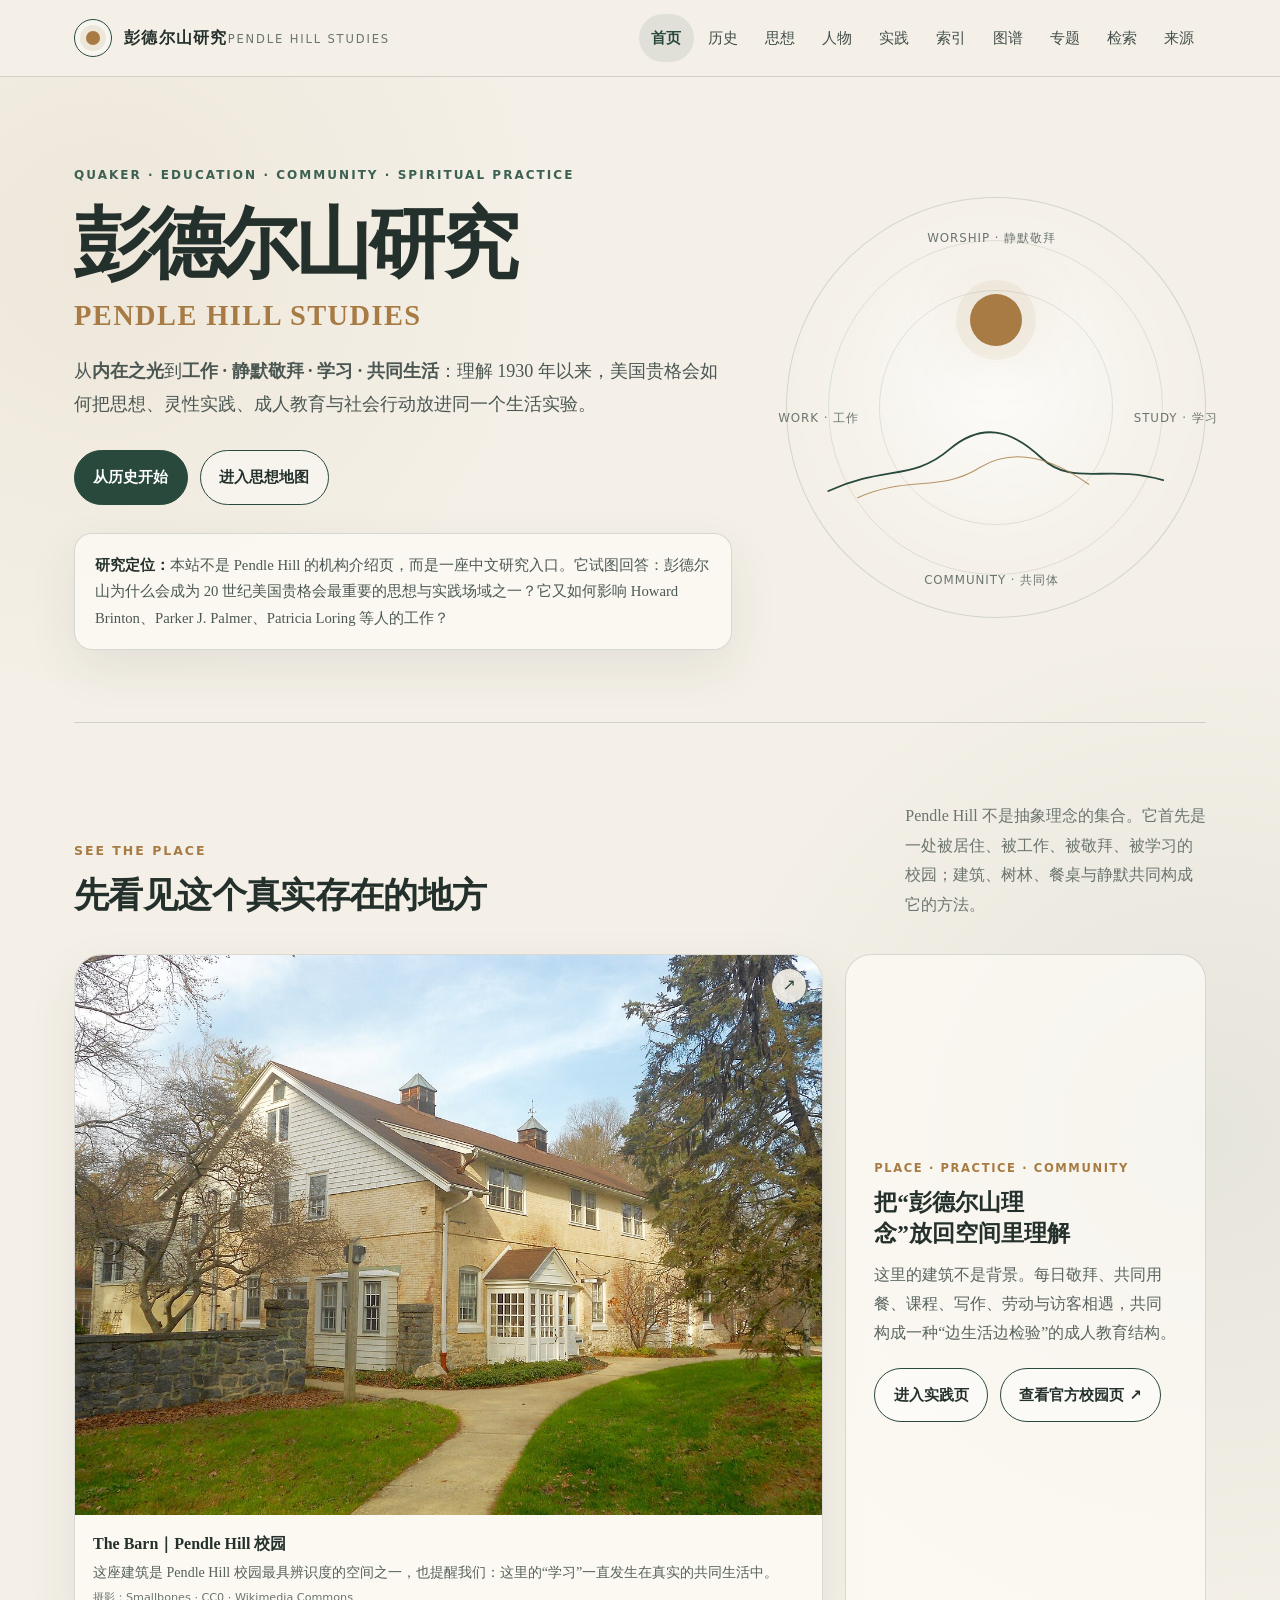
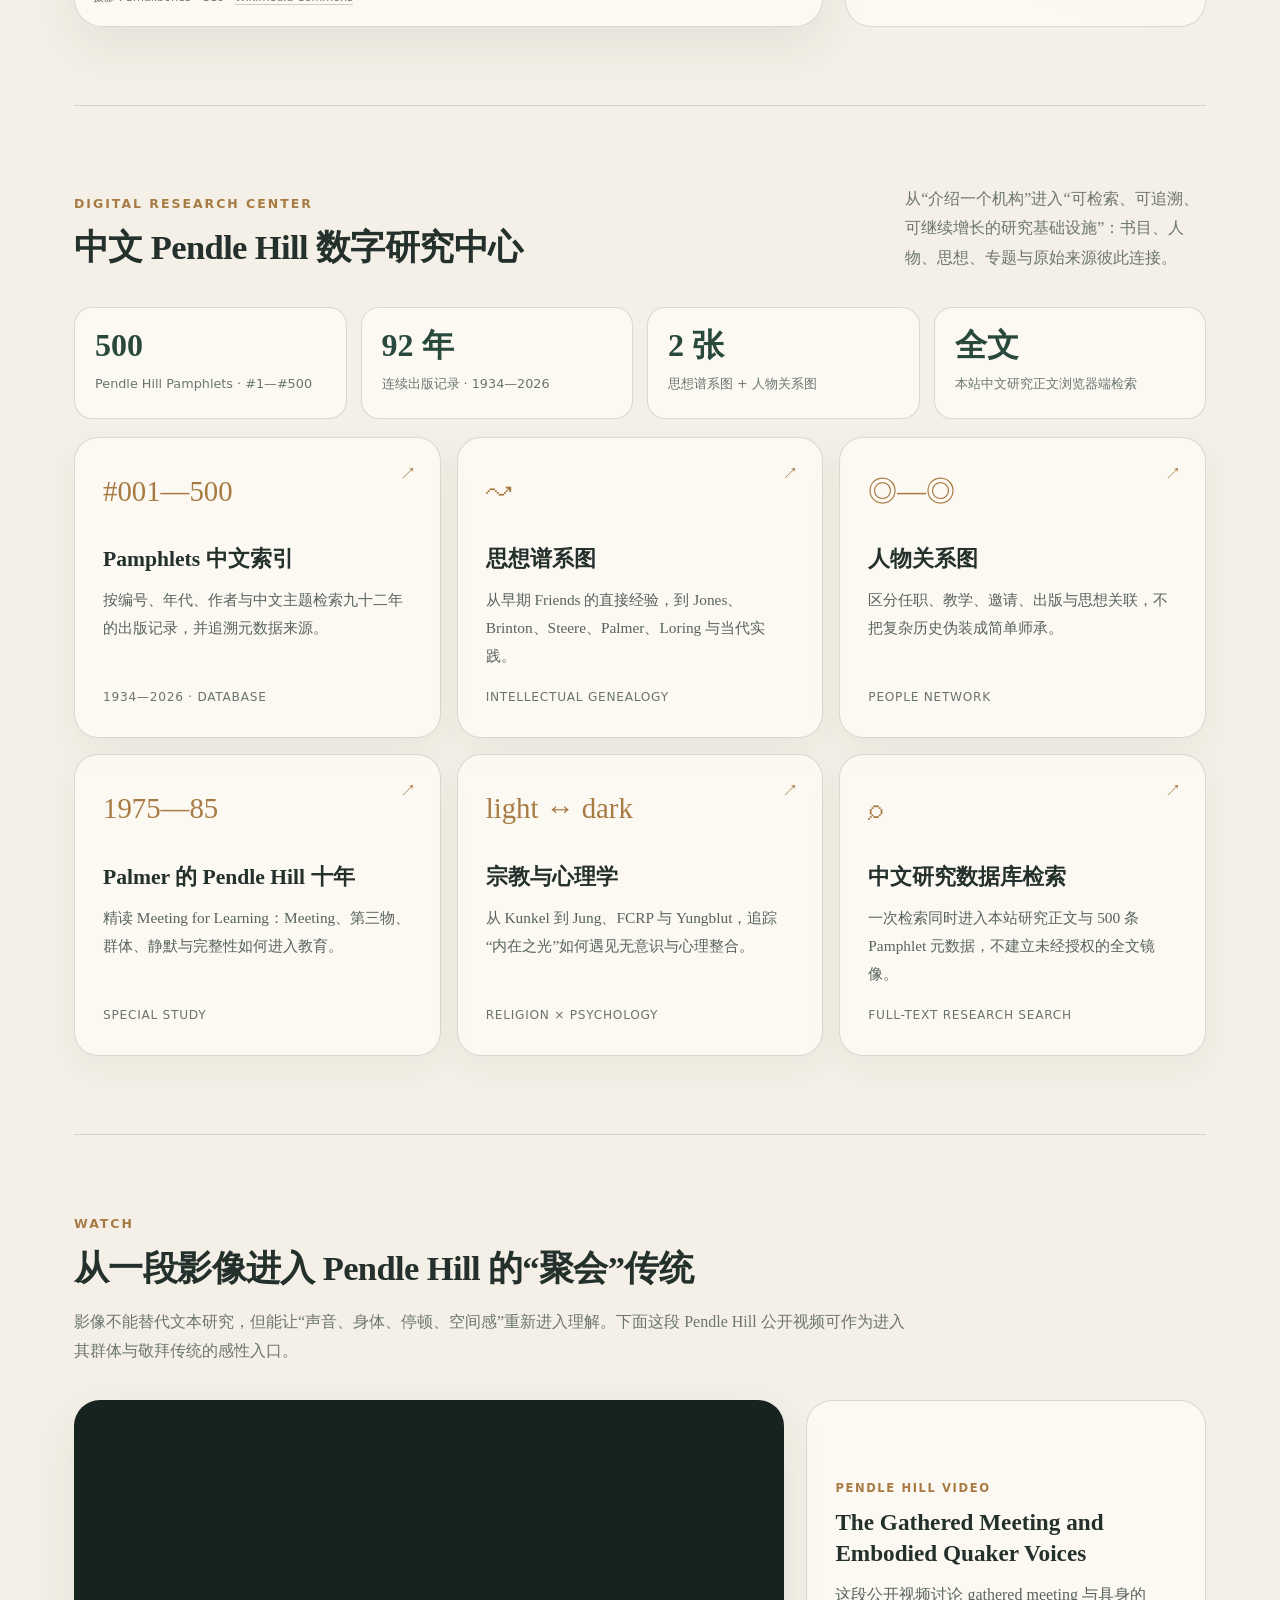
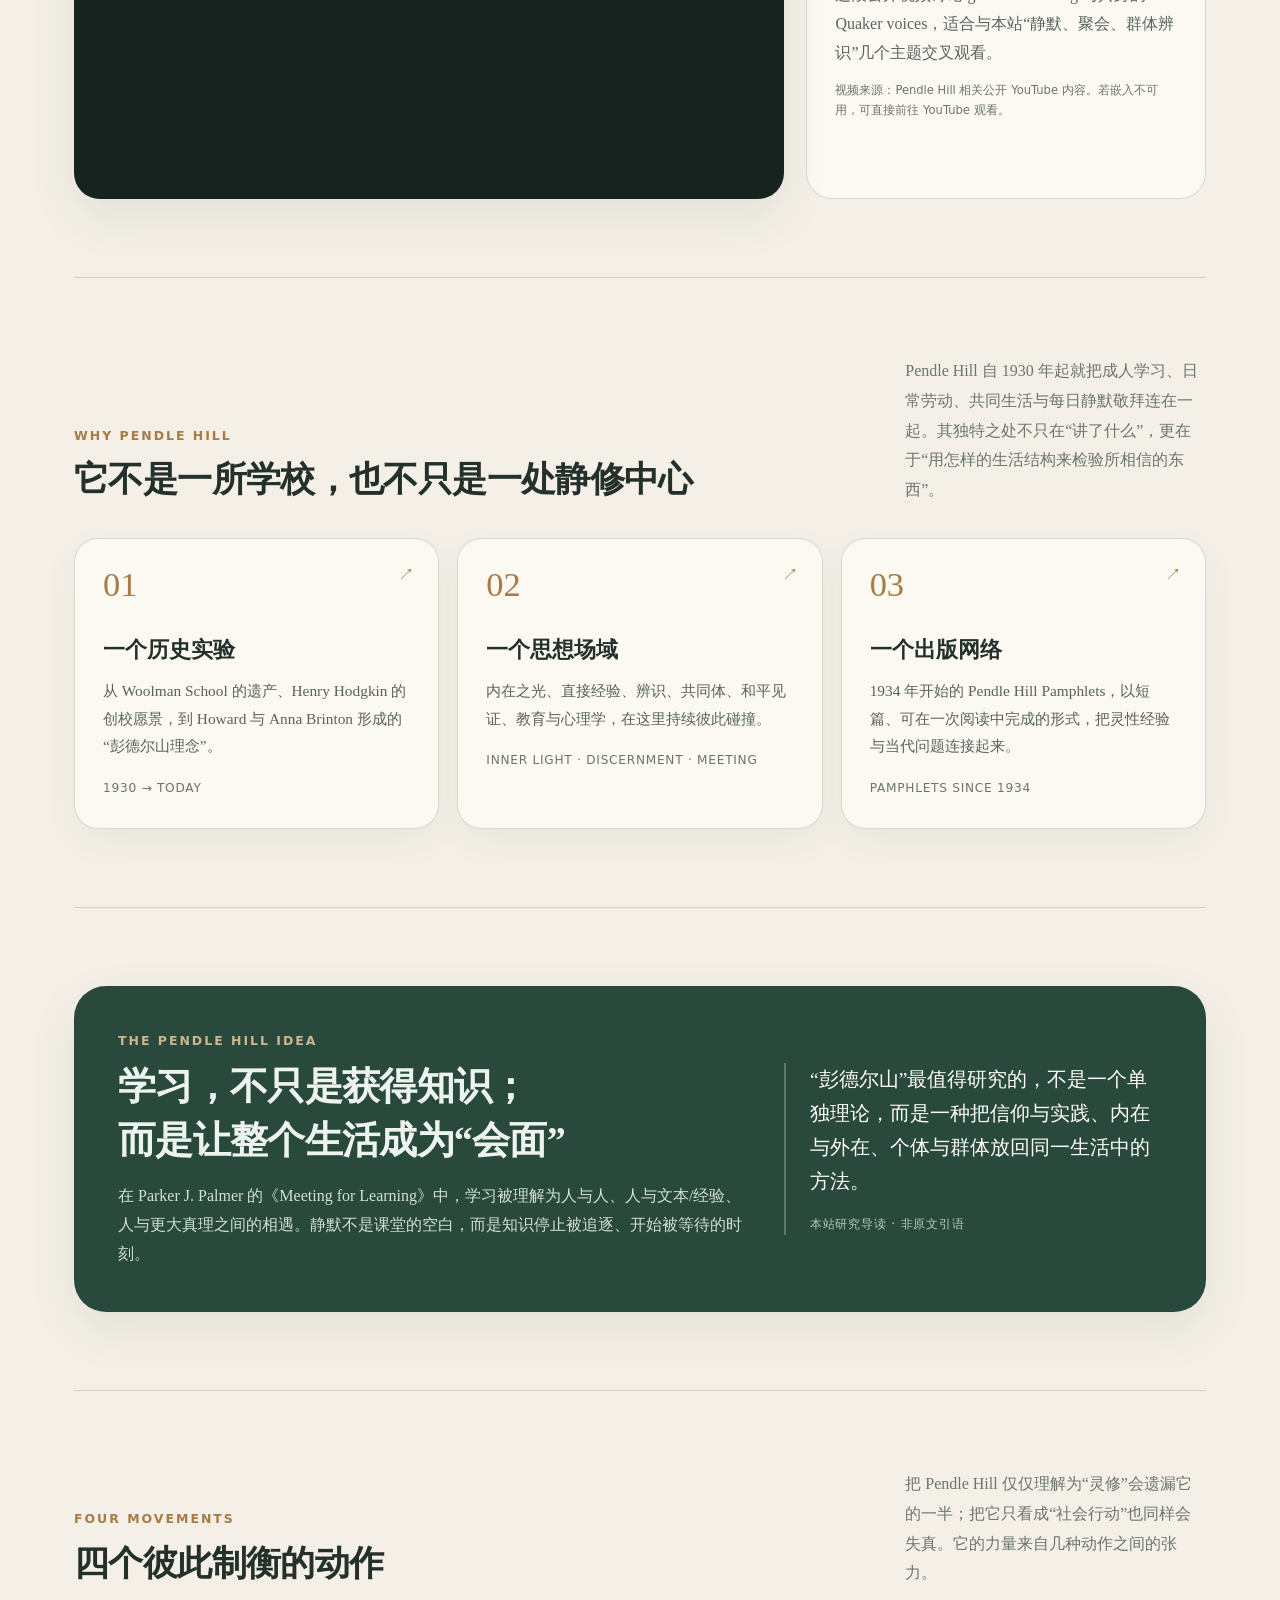
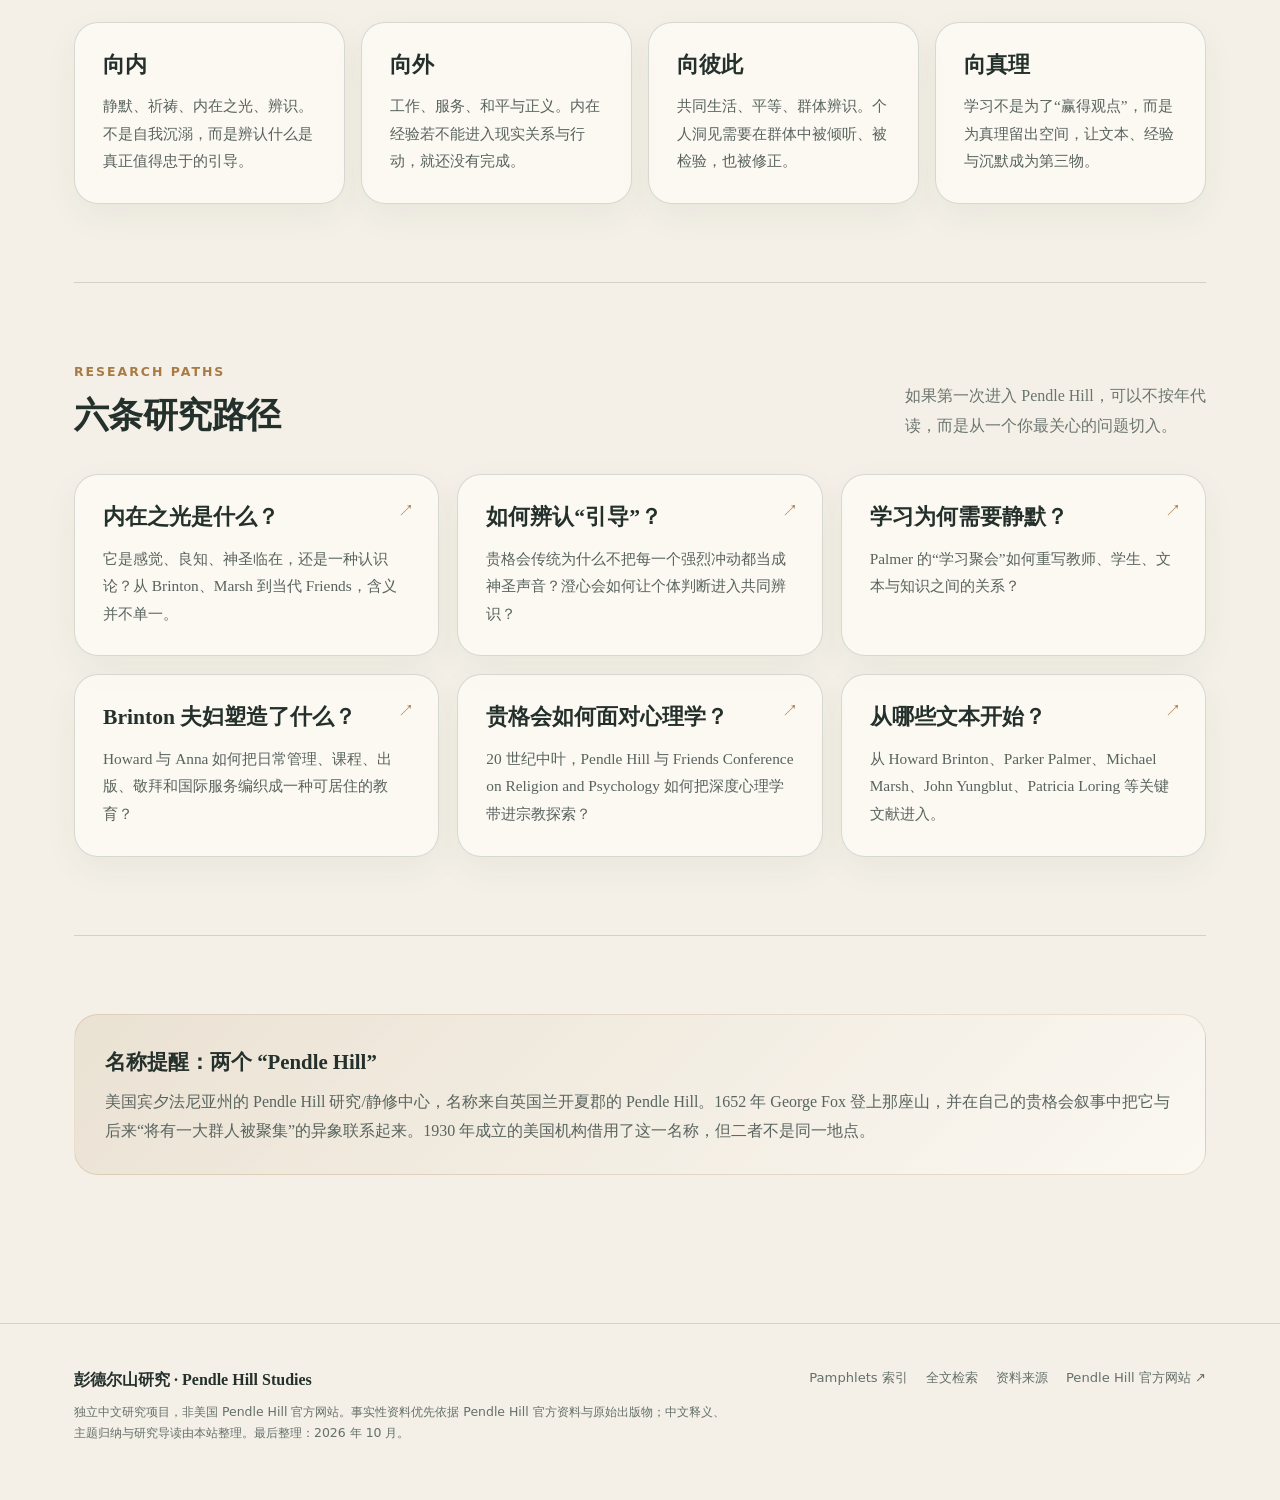
<file: index.html>
<!doctype html>
<html lang="zh-CN">
<head>
  <meta charset="utf-8">
  <meta name="viewport" content="width=device-width,initial-scale=1">
  <meta name="description" content="彭德尔山研究：面向中文读者的美国贵格会 Pendle Hill 历史、思想、人物、教育、灵性实践与出版研究网站。">
  <title>彭德尔山研究｜Pendle Hill Studies</title>
  <link rel="icon" href="assets/favicon.svg" type="image/svg+xml">
  <link rel="stylesheet" href="assets/style.css?v=20261004-media1">
</head>
<body data-page="index">
  <header data-site-header></header>
  <main id="main">
    <div class="page-shell">
      <section class="hero">
        <div>
          <div class="eyebrow">Quaker · Education · Community · Spiritual Practice</div>
          <h1>彭德尔山研究<span class="en">Pendle Hill Studies</span></h1>
          <p class="hero-copy">从<strong>内在之光</strong>到<strong>工作 · 静默敬拜 · 学习 · 共同生活</strong>：理解 1930 年以来，美国贵格会如何把思想、灵性实践、成人教育与社会行动放进同一个生活实验。</p>
          <div class="hero-actions">
            <a class="btn btn-primary" href="history.html">从历史开始</a>
            <a class="btn btn-secondary" href="ideas.html">进入思想地图</a>
          </div>
          <div class="notice" style="margin-top:28px"><strong>研究定位：</strong>本站不是 Pendle Hill 的机构介绍页，而是一座中文研究入口。它试图回答：彭德尔山为什么会成为 20 世纪美国贵格会最重要的思想与实践场域之一？它又如何影响 Howard Brinton、Parker J. Palmer、Patricia Loring 等人的工作？</div>
        </div>
        <div class="hero-visual" aria-hidden="true">
          <div class="hill-orbit">
            <div class="sun"></div>
            <div class="hill-line">
              <svg viewBox="0 0 420 150" fill="none" xmlns="http://www.w3.org/2000/svg">
                <path d="M10 124C78 93 111 112 155 74C193 42 228 50 264 84C302 120 342 91 410 111" stroke="#29493d" stroke-width="2.2" stroke-linecap="round"/>
                <path d="M45 132C105 105 144 126 191 96C229 73 272 81 321 116" stroke="#a77b43" stroke-width="1.3" stroke-linecap="round" opacity=".8"/>
              </svg>
            </div>
            <span class="orbit-label ol-1">WORSHIP · 静默敬拜</span>
            <span class="orbit-label ol-2">STUDY · 学习</span>
            <span class="orbit-label ol-3">COMMUNITY · 共同体</span>
            <span class="orbit-label ol-4">WORK · 工作</span>
          </div>
        </div>
      </section>

      <section class="section">
        <div class="section-head">
          <div><div class="kicker">See the Place</div><h2>先看见这个真实存在的地方</h2></div>
          <p>Pendle Hill 不是抽象理念的集合。它首先是一处被居住、被工作、被敬拜、被学习的校园；建筑、树林、餐桌与静默共同构成它的方法。</p>
        </div>
        <div class="media-feature">
          <figure class="media-figure landscape">
            <a class="media-link" href="https://commons.wikimedia.org/wiki/File:Barn_Pendle_Hill_Wallingford_PA.jpg" target="_blank" rel="noopener">
              <img src="assets/media/pendle-hill-barn.jpg" alt="美国宾夕法尼亚州 Wallingford 的 Pendle Hill 校园 Barn 建筑" loading="lazy">
            </a>
            <figcaption class="media-caption"><strong>The Barn｜Pendle Hill 校园</strong>这座建筑是 Pendle Hill 校园最具辨识度的空间之一，也提醒我们：这里的“学习”一直发生在真实的共同生活中。<span class="media-credit">摄影：Smallbones · CC0 · <a href="https://commons.wikimedia.org/wiki/File:Barn_Pendle_Hill_Wallingford_PA.jpg" target="_blank" rel="noopener">Wikimedia Commons</a></span></figcaption>
          </figure>
          <div class="video-copy">
            <div class="video-kicker">Place · Practice · Community</div>
            <h3>把“彭德尔山理念”放回空间里理解</h3>
            <p>这里的建筑不是背景。每日敬拜、共同用餐、课程、写作、劳动与访客相遇，共同构成一种“边生活边检验”的成人教育结构。</p>
            <div class="hero-actions" style="margin-top:20px"><a class="btn btn-secondary" href="practice.html">进入实践页</a><a class="btn btn-secondary" href="https://pendlehill.org/campus/" target="_blank" rel="noopener">查看官方校园页 ↗</a></div>
          </div>
        </div>
      </section>

      <section class="section">
        <div class="section-head">
          <div><div class="kicker">Digital Research Center</div><h2>中文 Pendle Hill 数字研究中心</h2></div>
          <p>从“介绍一个机构”进入“可检索、可追溯、可继续增长的研究基础设施”：书目、人物、思想、专题与原始来源彼此连接。</p>
        </div>
        <div class="metric-grid">
          <div class="metric"><strong>500</strong><span>Pendle Hill Pamphlets · #1—#500</span></div>
          <div class="metric"><strong>92 年</strong><span>连续出版记录 · 1934—2026</span></div>
          <div class="metric"><strong>2 张</strong><span>思想谱系图 + 人物关系图</span></div>
          <div class="metric"><strong>全文</strong><span>本站中文研究正文浏览器端检索</span></div>
        </div>
        <div class="digital-grid" style="margin-top:18px">
          <a class="card card-link digital-module" href="pamphlets.html"><div class="module-icon">#001—500</div><h3>Pamphlets 中文索引</h3><p>按编号、年代、作者与中文主题检索九十二年的出版记录，并追溯元数据来源。</p><div class="meta">1934—2026 · DATABASE</div></a>
          <a class="card card-link digital-module" href="genealogy.html"><div class="module-icon">↝</div><h3>思想谱系图</h3><p>从早期 Friends 的直接经验，到 Jones、Brinton、Steere、Palmer、Loring 与当代实践。</p><div class="meta">INTELLECTUAL GENEALOGY</div></a>
          <a class="card card-link digital-module" href="network.html"><div class="module-icon">◎—◎</div><h3>人物关系图</h3><p>区分任职、教学、邀请、出版与思想关联，不把复杂历史伪装成简单师承。</p><div class="meta">PEOPLE NETWORK</div></a>
          <a class="card card-link digital-module" href="palmer.html"><div class="module-icon">1975—85</div><h3>Palmer 的 Pendle Hill 十年</h3><p>精读 Meeting for Learning：Meeting、第三物、群体、静默与完整性如何进入教育。</p><div class="meta">SPECIAL STUDY</div></a>
          <a class="card card-link digital-module" href="psychology.html"><div class="module-icon">light ↔ dark</div><h3>宗教与心理学</h3><p>从 Kunkel 到 Jung、FCRP 与 Yungblut，追踪“内在之光”如何遇见无意识与心理整合。</p><div class="meta">RELIGION × PSYCHOLOGY</div></a>
          <a class="card card-link digital-module" href="search.html"><div class="module-icon">⌕</div><h3>中文研究数据库检索</h3><p>一次检索同时进入本站研究正文与 500 条 Pamphlet 元数据，不建立未经授权的全文镜像。</p><div class="meta">FULL-TEXT RESEARCH SEARCH</div></a>
        </div>
      </section>

      <section class="section">
        <div class="section-head section-head--wide">
          <div><div class="kicker">Watch</div><h2>从一段影像进入 Pendle Hill 的“聚会”传统</h2></div>
          <p>影像不能替代文本研究，但能让“声音、身体、停顿、空间感”重新进入理解。下面这段 Pendle Hill 公开视频可作为进入其群体与敬拜传统的感性入口。</p>
        </div>
        <div class="video-panel">
          <div class="video-frame">
            <iframe loading="lazy" src="https://www.youtube-nocookie.com/embed/GdqKVCxf1rU" title="The Gathered Meeting and Embodied Quaker Voices" allow="accelerometer; autoplay; clipboard-write; encrypted-media; gyroscope; picture-in-picture; web-share" allowfullscreen></iframe>
          </div>
          <div class="video-copy">
            <div class="video-kicker">Pendle Hill Video</div>
            <h3>The Gathered Meeting and Embodied Quaker Voices</h3>
            <p>这段公开视频讨论 gathered meeting 与具身的 Quaker voices，适合与本站“静默、聚会、群体辨识”几个主题交叉观看。</p>
            <div class="media-note">视频来源：Pendle Hill 相关公开 YouTube 内容。若嵌入不可用，可直接前往 YouTube 观看。</div>
          </div>
        </div>
      </section>

      <section class="section">
        <div class="section-head">
          <div><div class="kicker">Why Pendle Hill</div><h2>它不是一所学校，也不只是一处静修中心</h2></div>
          <p>Pendle Hill 自 1930 年起就把成人学习、日常劳动、共同生活与每日静默敬拜连在一起。其独特之处不只在“讲了什么”，更在于“用怎样的生活结构来检验所相信的东西”。</p>
        </div>
        <div class="grid-3">
          <a class="card card-link" href="history.html"><div class="num">01</div><h3>一个历史实验</h3><p>从 Woolman School 的遗产、Henry Hodgkin 的创校愿景，到 Howard 与 Anna Brinton 形成的“彭德尔山理念”。</p><div class="meta">1930 → TODAY</div></a>
          <a class="card card-link" href="ideas.html"><div class="num">02</div><h3>一个思想场域</h3><p>内在之光、直接经验、辨识、共同体、和平见证、教育与心理学，在这里持续彼此碰撞。</p><div class="meta">INNER LIGHT · DISCERNMENT · MEETING</div></a>
          <a class="card card-link" href="library.html"><div class="num">03</div><h3>一个出版网络</h3><p>1934 年开始的 Pendle Hill Pamphlets，以短篇、可在一次阅读中完成的形式，把灵性经验与当代问题连接起来。</p><div class="meta">PAMPHLETS SINCE 1934</div></a>
        </div>
      </section>

      <section class="section">
        <div class="band">
          <div>
            <div class="kicker" style="color:#cdb58e">The Pendle Hill Idea</div>
            <h2>学习，不只是获得知识；<br>而是让整个生活成为“会面”</h2>
            <p>在 Parker J. Palmer 的《Meeting for Learning》中，学习被理解为人与人、人与文本/经验、人与更大真理之间的相遇。静默不是课堂的空白，而是知识停止被追逐、开始被等待的时刻。</p>
          </div>
          <div class="quote">“彭德尔山”最值得研究的，不是一个单独理论，而是一种把信仰与实践、内在与外在、个体与群体放回同一生活中的方法。<small>本站研究导读 · 非原文引语</small></div>
        </div>
      </section>

      <section class="section">
        <div class="section-head">
          <div><div class="kicker">Four Movements</div><h2>四个彼此制衡的动作</h2></div>
          <p>把 Pendle Hill 仅仅理解为“灵修”会遗漏它的一半；把它只看成“社会行动”也同样会失真。它的力量来自几种动作之间的张力。</p>
        </div>
        <div class="grid-4">
          <div class="card"><h3>向内</h3><p>静默、祈祷、内在之光、辨识。不是自我沉溺，而是辨认什么是真正值得忠于的引导。</p></div>
          <div class="card"><h3>向外</h3><p>工作、服务、和平与正义。内在经验若不能进入现实关系与行动，就还没有完成。</p></div>
          <div class="card"><h3>向彼此</h3><p>共同生活、平等、群体辨识。个人洞见需要在群体中被倾听、被检验，也被修正。</p></div>
          <div class="card"><h3>向真理</h3><p>学习不是为了“赢得观点”，而是为真理留出空间，让文本、经验与沉默成为第三物。</p></div>
        </div>
      </section>

      <section class="section">
        <div class="section-head">
          <div><div class="kicker">Research Paths</div><h2>六条研究路径</h2></div>
          <p>如果第一次进入 Pendle Hill，可以不按年代读，而是从一个你最关心的问题切入。</p>
        </div>
        <div class="grid-3">
          <a class="card card-link" href="ideas.html#inner-light"><h3>内在之光是什么？</h3><p>它是感觉、良知、神圣临在，还是一种认识论？从 Brinton、Marsh 到当代 Friends，含义并不单一。</p></a>
          <a class="card card-link" href="practice.html#discernment"><h3>如何辨认“引导”？</h3><p>贵格会传统为什么不把每一个强烈冲动都当成神圣声音？澄心会如何让个体判断进入共同辨识？</p></a>
          <a class="card card-link" href="ideas.html#education"><h3>学习为何需要静默？</h3><p>Palmer 的“学习聚会”如何重写教师、学生、文本与知识之间的关系？</p></a>
          <a class="card card-link" href="history.html#brintons"><h3>Brinton 夫妇塑造了什么？</h3><p>Howard 与 Anna 如何把日常管理、课程、出版、敬拜和国际服务编织成一种可居住的教育？</p></a>
          <a class="card card-link" href="ideas.html#psychology"><h3>贵格会如何面对心理学？</h3><p>20 世纪中叶，Pendle Hill 与 Friends Conference on Religion and Psychology 如何把深度心理学带进宗教探索？</p></a>
          <a class="card card-link" href="library.html"><h3>从哪些文本开始？</h3><p>从 Howard Brinton、Parker Palmer、Michael Marsh、John Yungblut、Patricia Loring 等关键文献进入。</p></a>
        </div>
      </section>

      <section class="section">
        <div class="callout"><h3>名称提醒：两个 “Pendle Hill”</h3><p>美国宾夕法尼亚州的 Pendle Hill 研究/静修中心，名称来自英国兰开夏郡的 Pendle Hill。1652 年 George Fox 登上那座山，并在自己的贵格会叙事中把它与后来“将有一大群人被聚集”的异象联系起来。1930 年成立的美国机构借用了这一名称，但二者不是同一地点。</p></div>
      </section>
    </div>
  </main>
  <footer data-site-footer></footer>
  <script src="assets/site.js"></script>
</body>
</html>
</file>
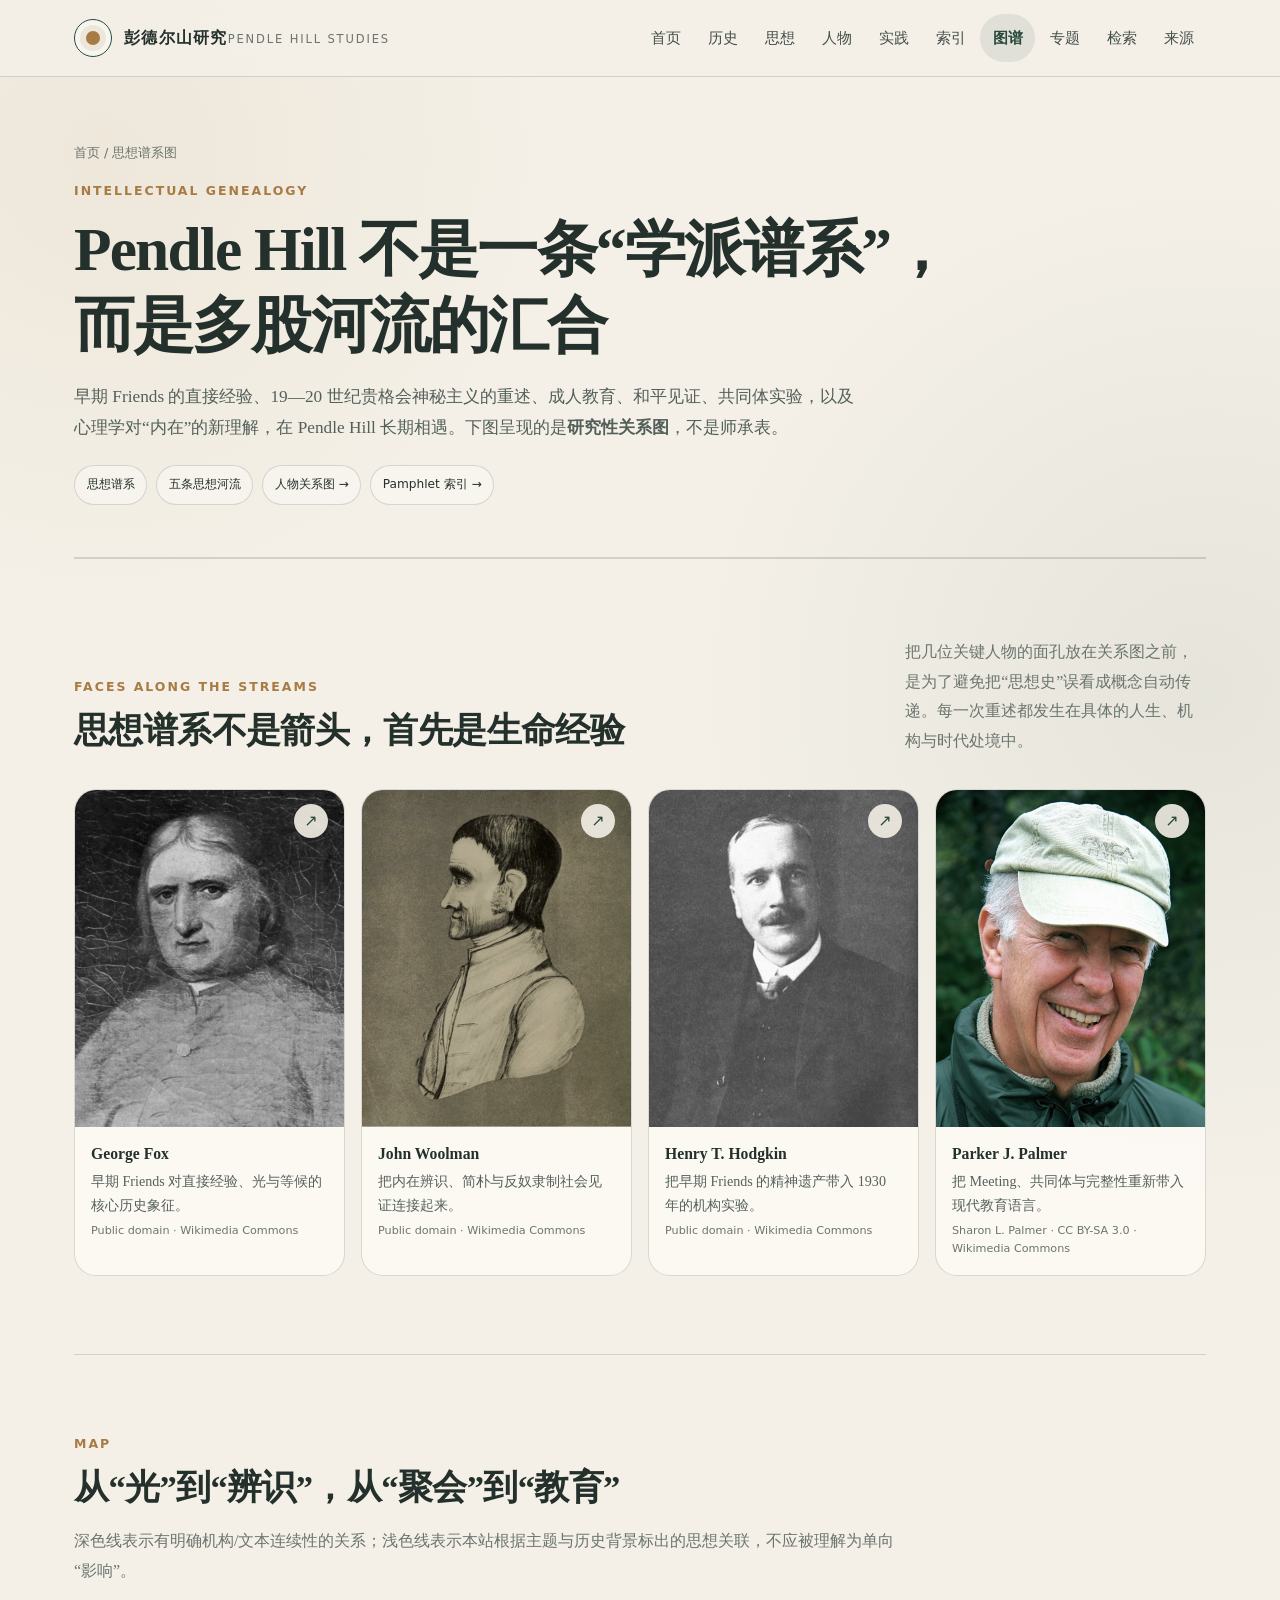
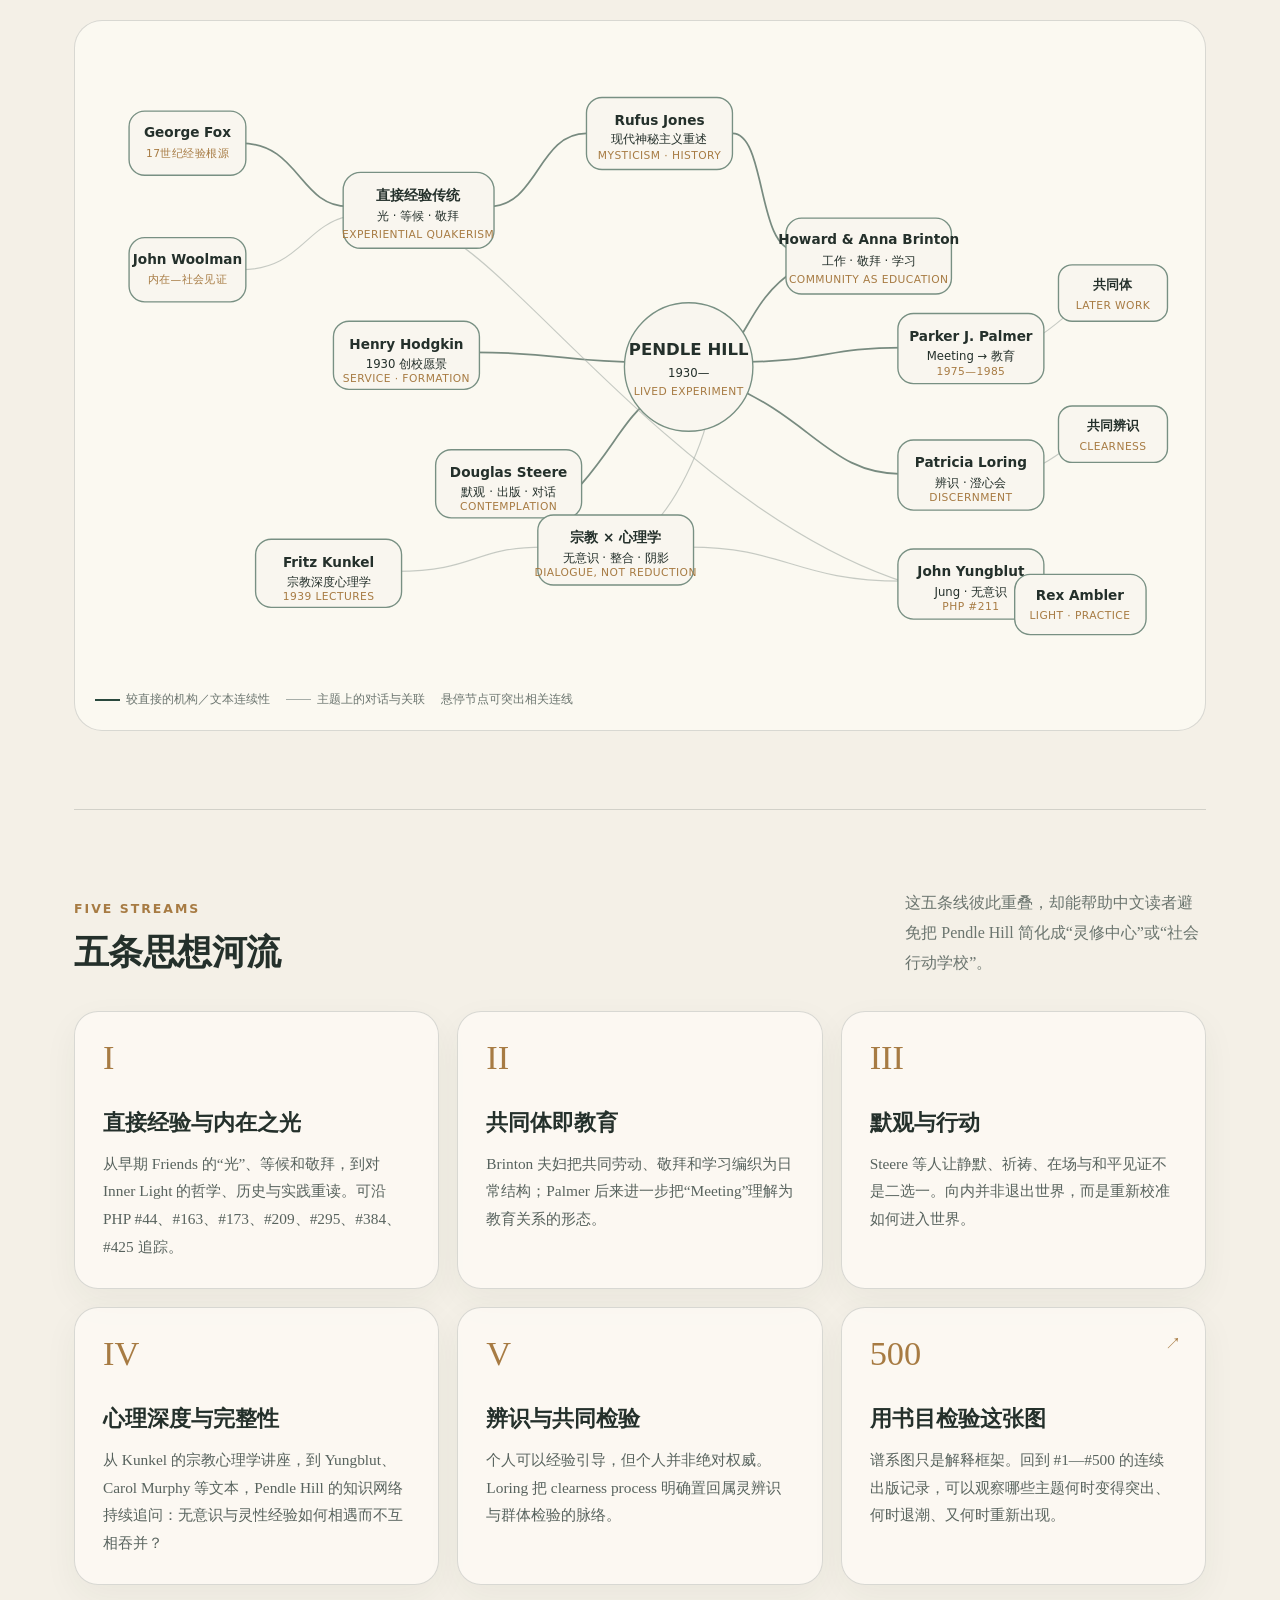
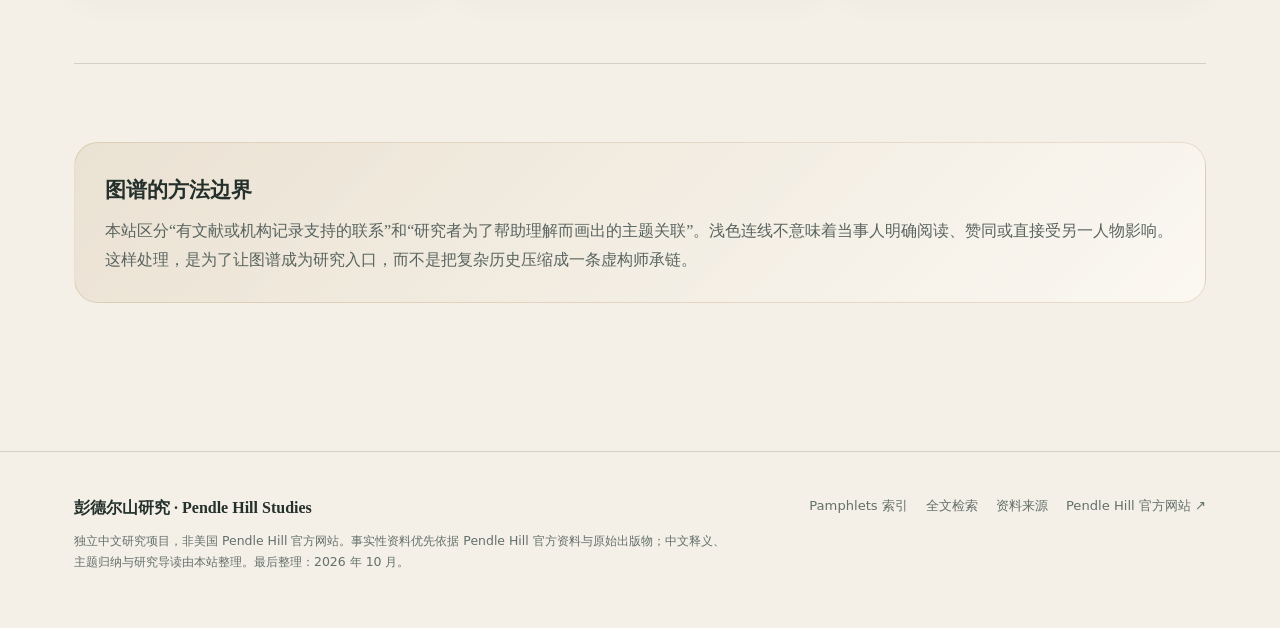
<file: genealogy.html>
<!doctype html>
<html lang="zh-CN">
<head>
  <meta charset="utf-8"><meta name="viewport" content="width=device-width,initial-scale=1">
  <meta name="description" content="Pendle Hill 思想谱系图：从早期贵格会、内在之光、Rufus Jones、Brinton、Steere 到 Palmer、Loring 与当代实践。">
  <title>思想谱系图｜彭德尔山研究</title>
  <link rel="icon" href="assets/favicon.svg" type="image/svg+xml">
  <link rel="stylesheet" href="assets/style.css?v=20261004-media1">
</head>
<body data-page="genealogy">
<header data-site-header></header>
<main id="main">
<div class="page-shell">
  <section class="page-hero">
    <div class="breadcrumbs"><a href="index.html">首页</a> / 思想谱系图</div>
    <div class="kicker">Intellectual Genealogy</div>
    <h1>Pendle Hill <br class="mobile-break">不是一条“学派谱系”，<br>而是多股河流的汇合</h1>
    <p>早期 Friends 的直接经验、19—20 世纪贵格会神秘主义的重述、成人教育、和平见证、共同体实验，以及心理学对“内在”的新理解，在 Pendle Hill 长期相遇。下图呈现的是<strong>研究性关系图</strong>，不是师承表。</p>
    <div class="subnav"><a href="#map">思想谱系</a><a href="#streams">五条思想河流</a><a href="network.html">人物关系图 →</a><a href="pamphlets.html">Pamphlet 索引 →</a></div>
  </section>

  <section class="section">
    <div class="section-head">
      <div><div class="kicker">Faces Along the Streams</div><h2>思想谱系不是箭头，首先是生命经验</h2></div>
      <p>把几位关键人物的面孔放在关系图之前，是为了避免把“思想史”误看成概念自动传递。每一次重述都发生在具体的人生、机构与时代处境中。</p>
    </div>
    <div class="portrait-grid">
      <figure class="portrait-card">
        <a class="media-link" href="https://commons.wikimedia.org/wiki/File:Fox_by_Lely_2.jpg" target="_blank" rel="noopener"><img src="assets/media/george-fox.jpg" alt="George Fox 肖像" loading="lazy"></a>
        <figcaption class="media-caption"><strong>George Fox</strong>早期 Friends 对直接经验、光与等候的核心历史象征。<span class="media-credit">Public domain · Wikimedia Commons</span></figcaption>
      </figure>
      <figure class="portrait-card">
        <a class="media-link" href="https://commons.wikimedia.org/wiki/File:John_Woolman.jpg" target="_blank" rel="noopener"><img src="assets/media/john-woolman.jpg" alt="John Woolman 肖像" loading="lazy"></a>
        <figcaption class="media-caption"><strong>John Woolman</strong>把内在辨识、简朴与反奴隶制社会见证连接起来。<span class="media-credit">Public domain · Wikimedia Commons</span></figcaption>
      </figure>
      <figure class="portrait-card">
        <a class="media-link" href="https://commons.wikimedia.org/wiki/File:HenryHodgkin.jpg" target="_blank" rel="noopener"><img src="assets/media/henry-hodgkin.jpg" alt="Henry T. Hodgkin 肖像" loading="lazy"></a>
        <figcaption class="media-caption"><strong>Henry T. Hodgkin</strong>把早期 Friends 的精神遗产带入 1930 年的机构实验。<span class="media-credit">Public domain · Wikimedia Commons</span></figcaption>
      </figure>
      <figure class="portrait-card">
        <a class="media-link" href="https://commons.wikimedia.org/wiki/File:Parker_J._Palmer.jpg" target="_blank" rel="noopener"><img src="assets/media/parker-palmer.jpg" alt="Parker J. Palmer 肖像" loading="lazy"></a>
        <figcaption class="media-caption"><strong>Parker J. Palmer</strong>把 Meeting、共同体与完整性重新带入现代教育语言。<span class="media-credit">Sharon L. Palmer · CC BY-SA 3.0 · Wikimedia Commons</span></figcaption>
      </figure>
    </div>
  </section>

  <section class="section" id="map">
    <div class="section-head section-head--wide">
      <div><div class="kicker">Map</div><h2>从“光”到“辨识”，从“聚会”到“教育”</h2></div>
      <p>深色线表示有明确机构/文本连续性的关系；浅色线表示本站根据主题与历史背景标出的思想关联，不应被理解为单向“影响”。</p>
    </div>

    <div class="graph-shell" data-graph aria-label="Pendle Hill 思想谱系图">
      <svg viewBox="0 0 1120 650" role="img" aria-labelledby="genealogyTitle genealogyDesc">
        <title id="genealogyTitle">Pendle Hill 思想谱系</title>
        <desc id="genealogyDesc">从 George Fox、早期贵格会、Rufus Jones 等，连接到 Hodgkin、Brinton、Steere、Palmer、Loring、Yungblut 与当代实践。</desc>

        <path class="graph-edge strong" data-edge="fox,experience" d="M150 105 C210 105 210 170 260 170"/>
        <path class="graph-edge" data-edge="woolman,experience" d="M150 235 C210 235 215 190 260 180"/>
        <path class="graph-edge strong" data-edge="experience,jones" d="M405 170 C455 170 455 95 505 95"/>
        <path class="graph-edge strong" data-edge="jones,brinton" d="M655 95 C690 95 680 215 720 215"/>
        <path class="graph-edge strong" data-edge="hodgkin,pendle" d="M390 320 C480 320 480 330 565 330"/>
        <path class="graph-edge strong" data-edge="brinton,pendle" d="M720 235 C680 260 670 300 655 315"/>
        <path class="graph-edge strong" data-edge="steere,pendle" d="M500 455 C535 415 545 385 575 365"/>
        <path class="graph-edge" data-edge="kunkel,psych" d="M310 545 C390 545 390 520 460 520"/>
        <path class="graph-edge" data-edge="pendle,psych" d="M635 365 C625 420 595 480 565 505"/>
        <path class="graph-edge strong" data-edge="pendle,palmer" d="M655 330 C750 330 750 315 830 315"/>
        <path class="graph-edge strong" data-edge="pendle,loring" d="M645 350 C740 390 755 445 830 445"/>
        <path class="graph-edge" data-edge="psych,yungblut" d="M610 520 C710 520 720 555 830 555"/>
        <path class="graph-edge" data-edge="experience,ambler" d="M360 200 C455 250 680 575 945 575"/>
        <path class="graph-edge" data-edge="palmer,community" d="M930 315 C970 315 990 285 1020 265"/>
        <path class="graph-edge" data-edge="loring,discernment" d="M930 445 C975 445 990 420 1020 405"/>

        <g class="graph-node" data-node="fox"><rect x="35" y="72" rx="16" width="120" height="66"/><text x="95" y="99" text-anchor="middle" font-size="14" font-weight="700">George Fox</text><text class="node-kicker" x="95" y="119" text-anchor="middle">17世纪经验根源</text></g>
        <g class="graph-node" data-node="woolman"><rect x="35" y="202" rx="16" width="120" height="66"/><text x="95" y="229" text-anchor="middle" font-size="14" font-weight="700">John Woolman</text><text class="node-kicker" x="95" y="249" text-anchor="middle">内在—社会见证</text></g>
        <g class="graph-node" data-node="experience"><rect x="255" y="135" rx="18" width="155" height="78"/><text x="332" y="163" text-anchor="middle" font-size="14" font-weight="700">直接经验传统</text><text x="332" y="184" text-anchor="middle" font-size="12">光 · 等候 · 敬拜</text><text class="node-kicker" x="332" y="202" text-anchor="middle">EXPERIENTIAL QUAKERISM</text></g>

        <g class="graph-node" data-node="jones"><rect x="505" y="58" rx="16" width="150" height="74"/><text x="580" y="86" text-anchor="middle" font-size="14" font-weight="700">Rufus Jones</text><text x="580" y="105" text-anchor="middle" font-size="12">现代神秘主义重述</text><text class="node-kicker" x="580" y="121" text-anchor="middle">MYSTICISM · HISTORY</text></g>
        <g class="graph-node" data-node="hodgkin"><rect x="245" y="288" rx="16" width="150" height="70"/><text x="320" y="316" text-anchor="middle" font-size="14" font-weight="700">Henry Hodgkin</text><text x="320" y="336" text-anchor="middle" font-size="12">1930 创校愿景</text><text class="node-kicker" x="320" y="350" text-anchor="middle">SERVICE · FORMATION</text></g>
        <g class="graph-node" data-node="brinton"><rect x="710" y="182" rx="16" width="170" height="78"/><text x="795" y="209" text-anchor="middle" font-size="14" font-weight="700">Howard & Anna Brinton</text><text x="795" y="230" text-anchor="middle" font-size="12">工作 · 敬拜 · 学习</text><text class="node-kicker" x="795" y="249" text-anchor="middle">COMMUNITY AS EDUCATION</text></g>
        <g class="graph-node" data-node="steere"><rect x="350" y="420" rx="16" width="150" height="70"/><text x="425" y="448" text-anchor="middle" font-size="14" font-weight="700">Douglas Steere</text><text x="425" y="468" text-anchor="middle" font-size="12">默观 · 出版 · 对话</text><text class="node-kicker" x="425" y="482" text-anchor="middle">CONTEMPLATION</text></g>

        <g class="graph-node" data-node="pendle"><circle cx="610" cy="335" r="66"/><text x="610" y="323" text-anchor="middle" font-size="17" font-weight="700">PENDLE HILL</text><text x="610" y="345" text-anchor="middle" font-size="12">1930—</text><text class="node-kicker" x="610" y="364" text-anchor="middle">LIVED EXPERIMENT</text></g>

        <g class="graph-node" data-node="kunkel"><rect x="165" y="512" rx="16" width="150" height="70"/><text x="240" y="540" text-anchor="middle" font-size="14" font-weight="700">Fritz Kunkel</text><text x="240" y="560" text-anchor="middle" font-size="12">宗教深度心理学</text><text class="node-kicker" x="240" y="574" text-anchor="middle">1939 LECTURES</text></g>
        <g class="graph-node" data-node="psych"><rect x="455" y="487" rx="16" width="160" height="72"/><text x="535" y="515" text-anchor="middle" font-size="14" font-weight="700">宗教 × 心理学</text><text x="535" y="535" text-anchor="middle" font-size="12">无意识 · 整合 · 阴影</text><text class="node-kicker" x="535" y="550" text-anchor="middle">DIALOGUE, NOT REDUCTION</text></g>

        <g class="graph-node" data-node="palmer"><rect x="825" y="280" rx="16" width="150" height="72"/><text x="900" y="308" text-anchor="middle" font-size="14" font-weight="700">Parker J. Palmer</text><text x="900" y="328" text-anchor="middle" font-size="12">Meeting → 教育</text><text class="node-kicker" x="900" y="343" text-anchor="middle">1975—1985</text></g>
        <g class="graph-node" data-node="loring"><rect x="825" y="410" rx="16" width="150" height="72"/><text x="900" y="438" text-anchor="middle" font-size="14" font-weight="700">Patricia Loring</text><text x="900" y="458" text-anchor="middle" font-size="12">辨识 · 澄心会</text><text class="node-kicker" x="900" y="473" text-anchor="middle">DISCERNMENT</text></g>
        <g class="graph-node" data-node="yungblut"><rect x="825" y="522" rx="16" width="150" height="72"/><text x="900" y="550" text-anchor="middle" font-size="14" font-weight="700">John Yungblut</text><text x="900" y="570" text-anchor="middle" font-size="12">Jung · 无意识</text><text class="node-kicker" x="900" y="585" text-anchor="middle">PHP #211</text></g>
        <g class="graph-node" data-node="ambler"><rect x="945" y="548" rx="16" width="135" height="62"/><text x="1012" y="574" text-anchor="middle" font-size="14" font-weight="700">Rex Ambler</text><text class="node-kicker" x="1012" y="594" text-anchor="middle">LIGHT · PRACTICE</text></g>

        <g class="graph-node" data-node="community"><rect x="990" y="230" rx="14" width="112" height="58"/><text x="1046" y="255" text-anchor="middle" font-size="13" font-weight="700">共同体</text><text class="node-kicker" x="1046" y="275" text-anchor="middle">LATER WORK</text></g>
        <g class="graph-node" data-node="discernment"><rect x="990" y="375" rx="14" width="112" height="58"/><text x="1046" y="400" text-anchor="middle" font-size="13" font-weight="700">共同辨识</text><text class="node-kicker" x="1046" y="420" text-anchor="middle">CLEARNESS</text></g>
      </svg>
      <div class="graph-legend"><span><i class="legend-line"></i>较直接的机构／文本连续性</span><span><i class="legend-line soft"></i>主题上的对话与关联</span><span>悬停节点可突出相关连线</span></div>
    </div>
  </section>

  <section class="section" id="streams">
    <div class="section-head"><div><div class="kicker">Five Streams</div><h2>五条思想河流</h2></div><p>这五条线彼此重叠，却能帮助中文读者避免把 Pendle Hill 简化成“灵修中心”或“社会行动学校”。</p></div>
    <div class="grid-3">
      <div class="card"><div class="num">I</div><h3>直接经验与内在之光</h3><p>从早期 Friends 的“光”、等候和敬拜，到对 Inner Light 的哲学、历史与实践重读。可沿 PHP #44、#163、#173、#209、#295、#384、#425 追踪。</p></div>
      <div class="card"><div class="num">II</div><h3>共同体即教育</h3><p>Brinton 夫妇把共同劳动、敬拜和学习编织为日常结构；Palmer 后来进一步把“Meeting”理解为教育关系的形态。</p></div>
      <div class="card"><div class="num">III</div><h3>默观与行动</h3><p>Steere 等人让静默、祈祷、在场与和平见证不是二选一。向内并非退出世界，而是重新校准如何进入世界。</p></div>
      <div class="card"><div class="num">IV</div><h3>心理深度与完整性</h3><p>从 Kunkel 的宗教心理学讲座，到 Yungblut、Carol Murphy 等文本，Pendle Hill 的知识网络持续追问：无意识与灵性经验如何相遇而不互相吞并？</p></div>
      <div class="card"><div class="num">V</div><h3>辨识与共同检验</h3><p>个人可以经验引导，但个人并非绝对权威。Loring 把 clearness process 明确置回属灵辨识与群体检验的脉络。</p></div>
      <a class="card card-link" href="pamphlets.html"><div class="num">500</div><h3>用书目检验这张图</h3><p>谱系图只是解释框架。回到 #1—#500 的连续出版记录，可以观察哪些主题何时变得突出、何时退潮、又何时重新出现。</p></a>
    </div>
  </section>

  <section class="section">
    <div class="callout"><h3>图谱的方法边界</h3><p>本站区分“有文献或机构记录支持的联系”和“研究者为了帮助理解而画出的主题关联”。浅色连线不意味着当事人明确阅读、赞同或直接受另一人物影响。这样处理，是为了让图谱成为研究入口，而不是把复杂历史压缩成一条虚构师承链。</p></div>
  </section>
</div>
</main>
<footer data-site-footer></footer>
<script src="assets/site.js"></script>
<script src="assets/research.js"></script>
</body>
</html>
</file>
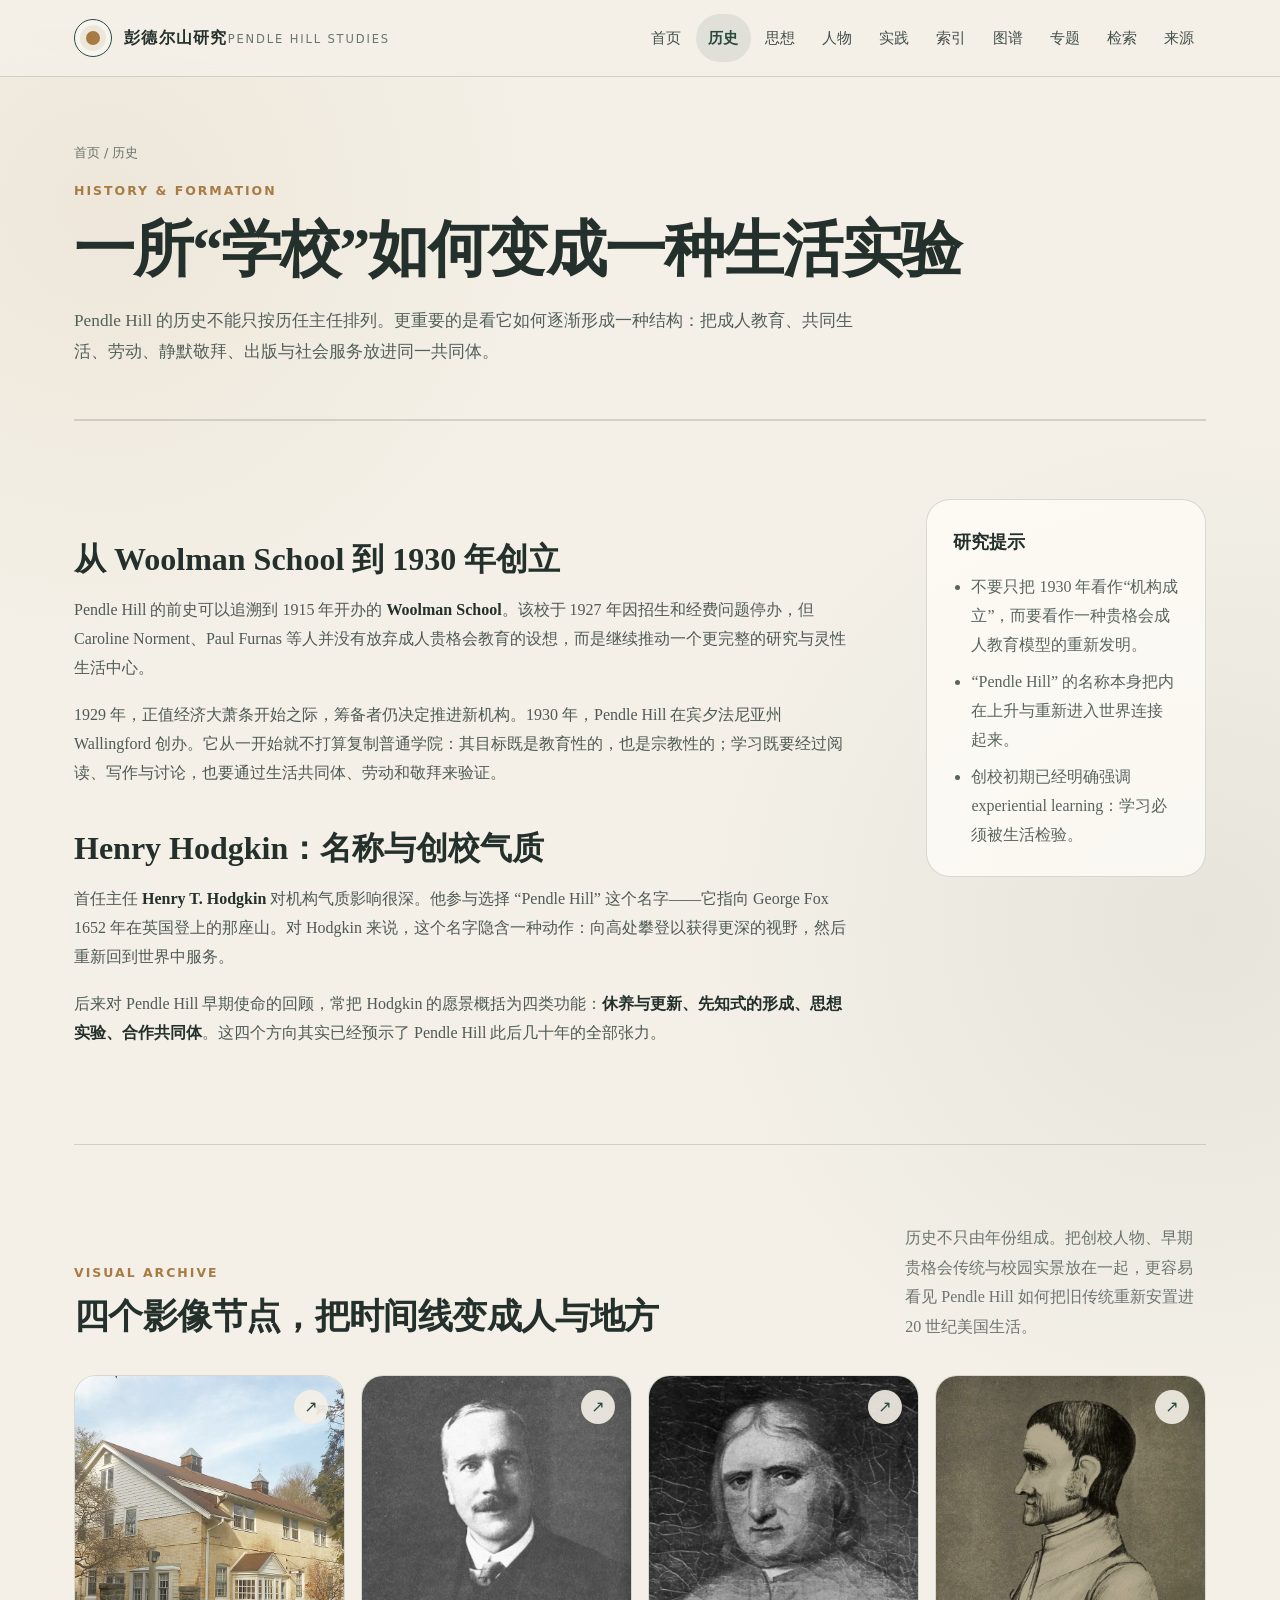
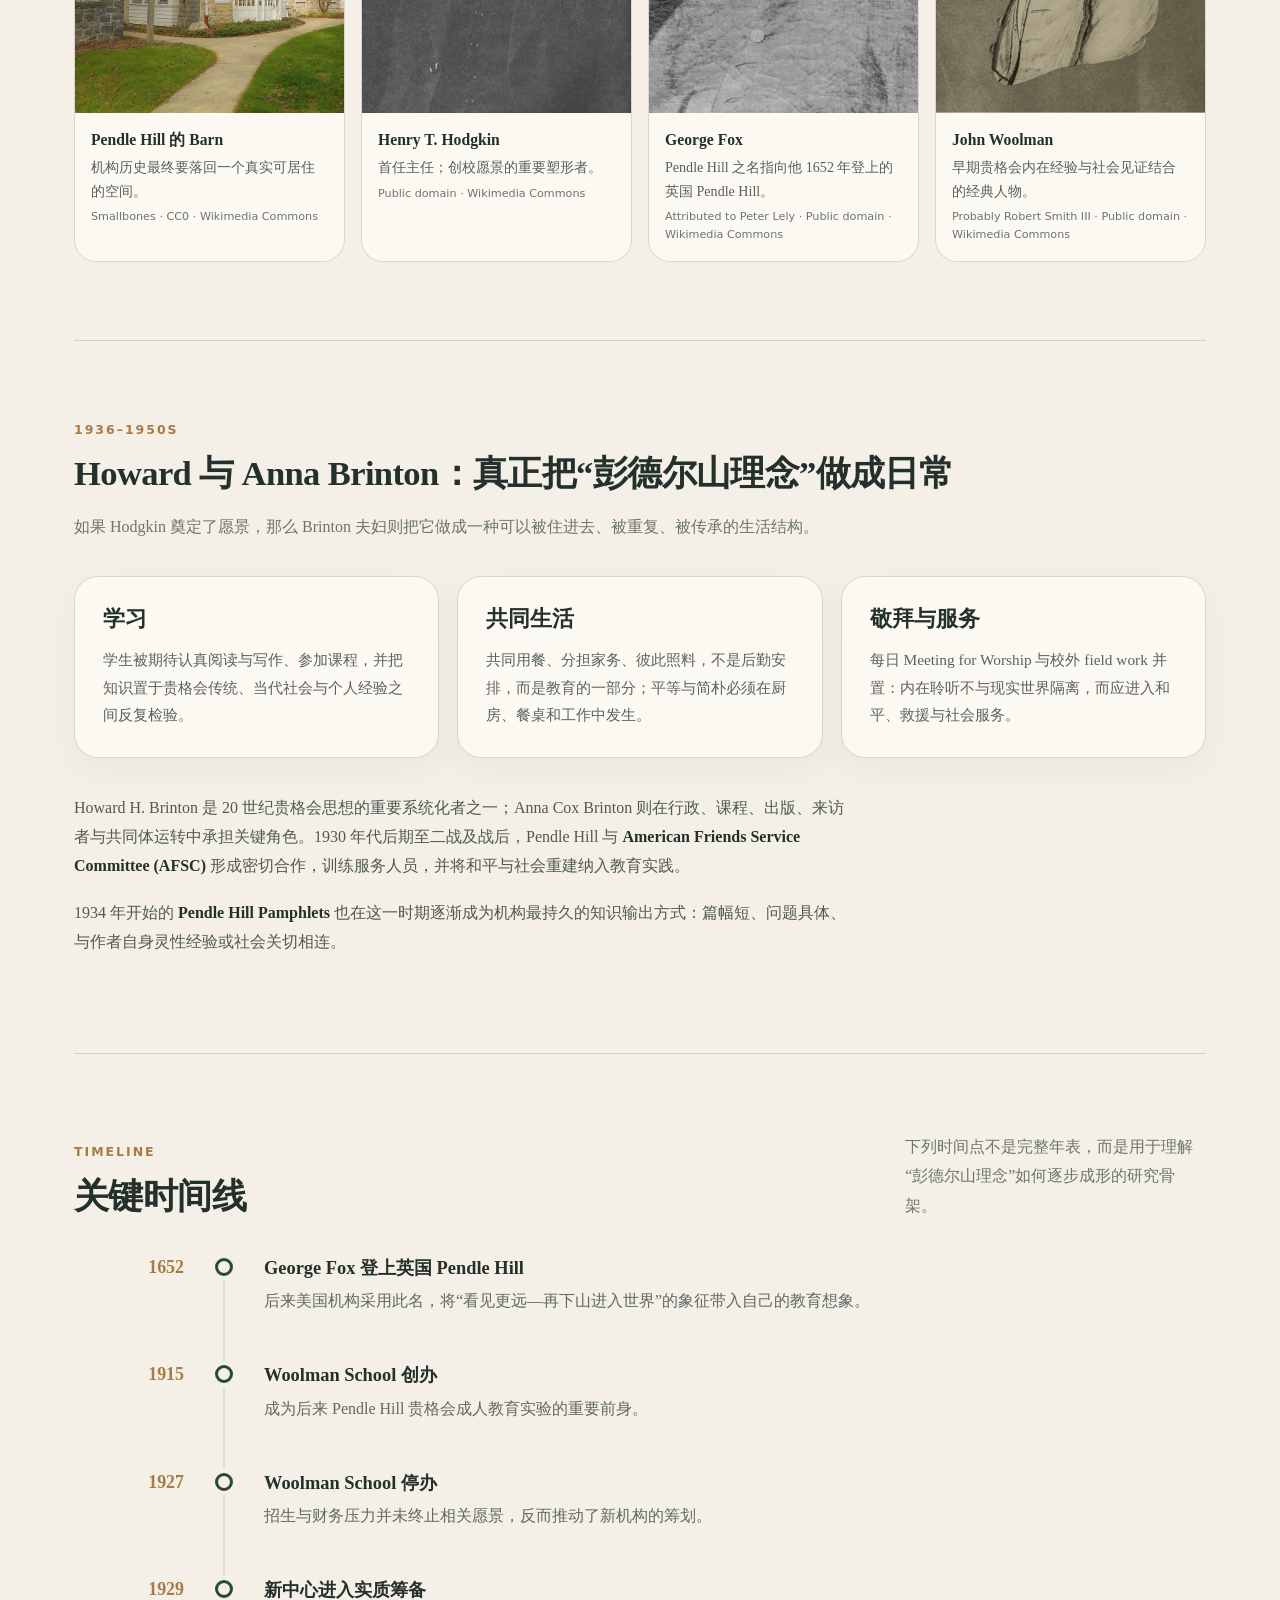
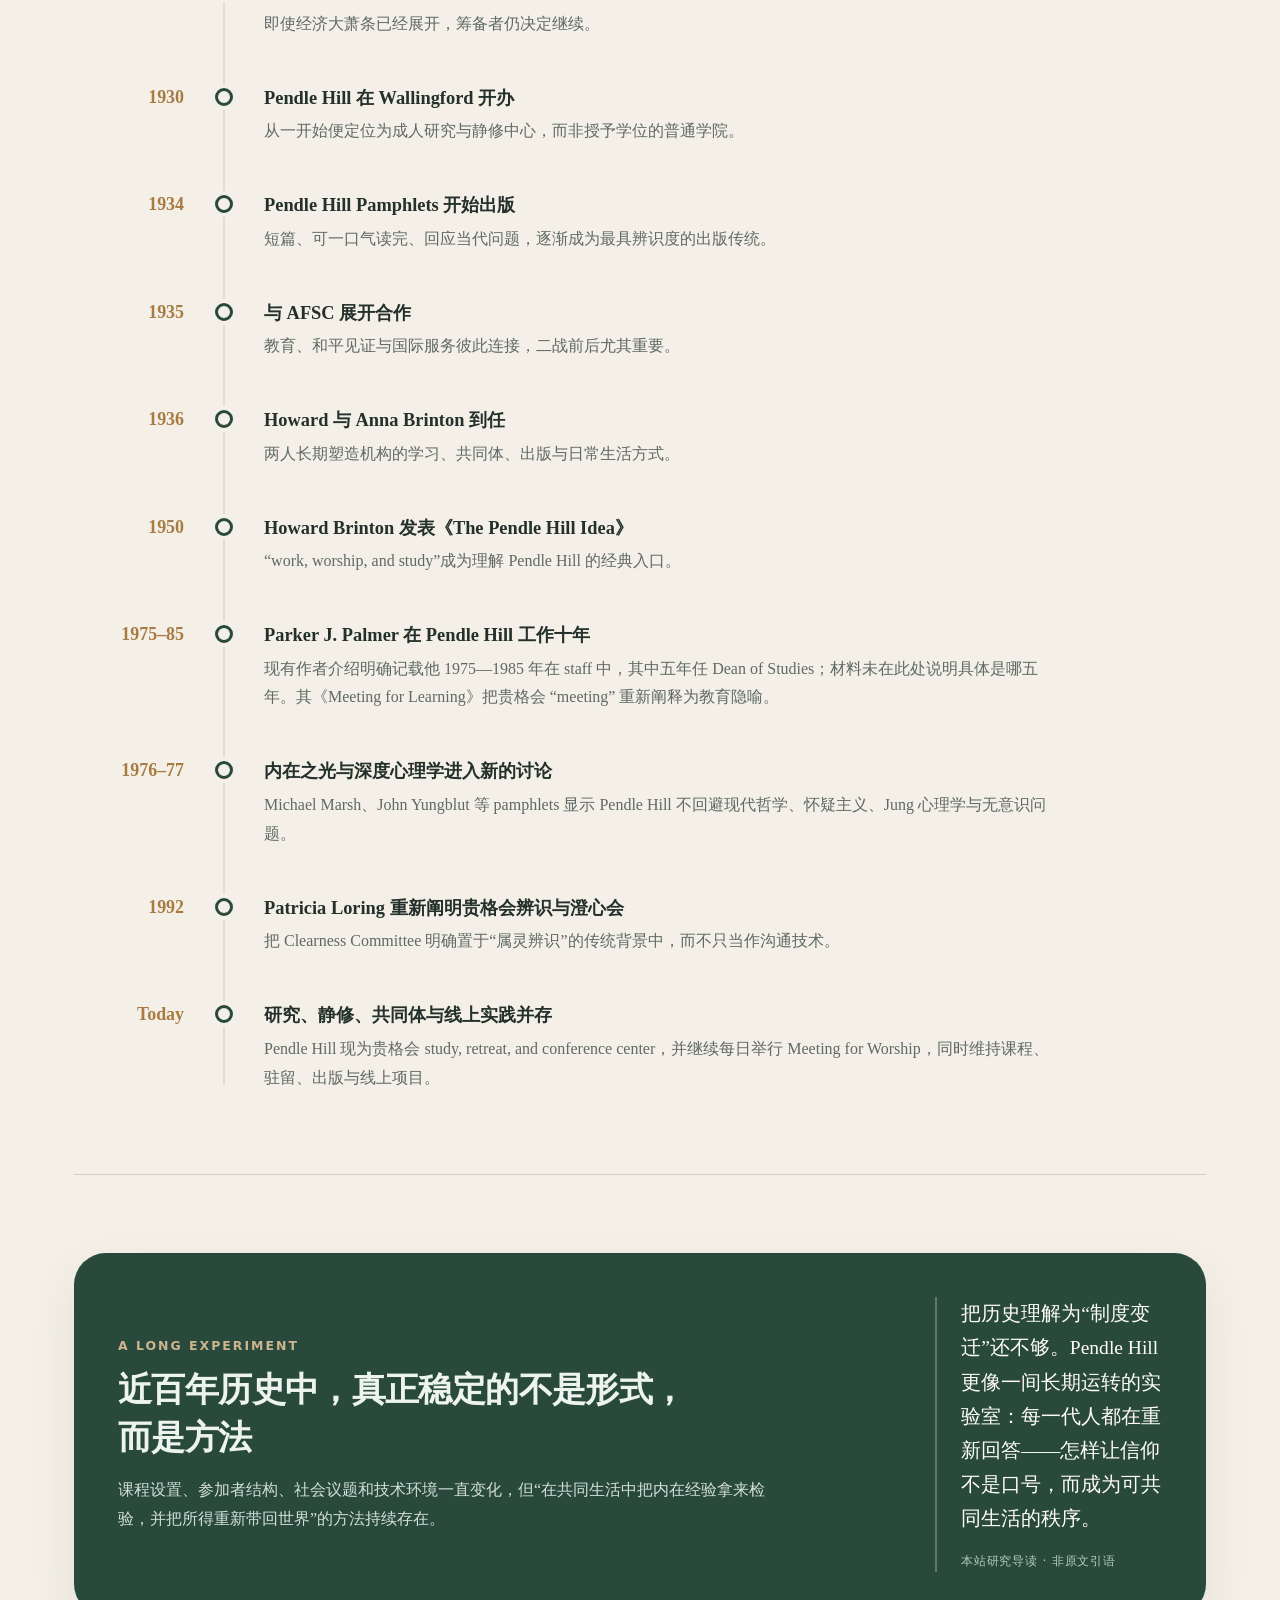
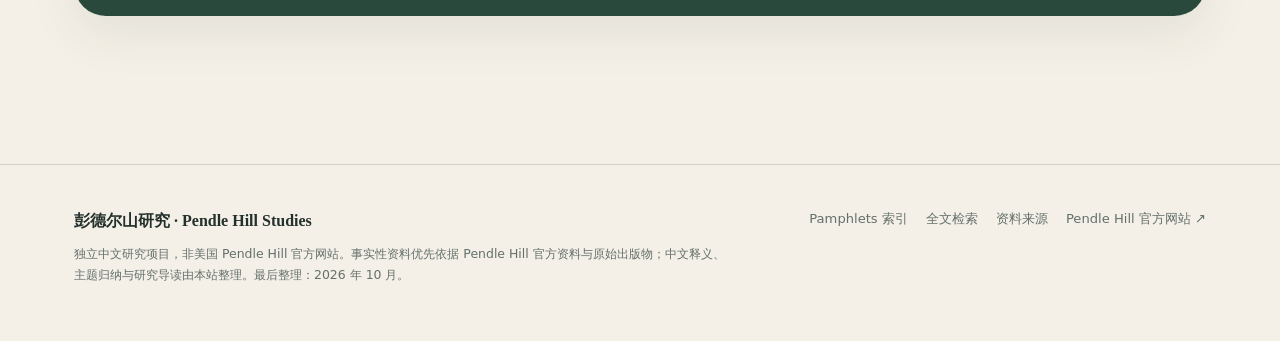
<file: history.html>
<!doctype html>
<html lang="zh-CN">
<head>
  <meta charset="utf-8"><meta name="viewport" content="width=device-width,initial-scale=1">
  <meta name="description" content="美国 Pendle Hill 彭德尔山贵格会研究中心历史：从 Woolman School、Henry Hodgkin 到 Howard 与 Anna Brinton、Parker Palmer。">
  <title>历史｜彭德尔山研究</title>
  <link rel="icon" href="assets/favicon.svg" type="image/svg+xml">
  <link rel="stylesheet" href="assets/style.css?v=20261004-timeline1">
</head>
<body data-page="history">
<header data-site-header></header>
<main id="main">
  <div class="page-shell">
    <section class="page-hero">
      <div class="breadcrumbs"><a href="index.html">首页</a> / 历史</div>
      <div class="kicker">History & Formation</div>
      <h1>一所“学校”如何<br class="mobile-break">变成一种生活实验</h1>
      <p>Pendle Hill 的历史不能只按历任主任排列。更重要的是看它如何逐渐形成一种结构：把成人教育、共同生活、劳动、静默敬拜、出版与社会服务放进同一共同体。</p>
    </section>

    <section class="section split">
      <article class="prose">
        <h2>从 Woolman School 到 1930 年创立</h2>
        <p>Pendle Hill 的前史可以追溯到 1915 年开办的 <strong>Woolman School</strong>。该校于 1927 年因招生和经费问题停办，但 Caroline Norment、Paul Furnas 等人并没有放弃成人贵格会教育的设想，而是继续推动一个更完整的研究与灵性生活中心。</p>
        <p>1929 年，正值经济大萧条开始之际，筹备者仍决定推进新机构。1930 年，Pendle Hill 在宾夕法尼亚州 Wallingford 创办。它从一开始就不打算复制普通学院：其目标既是教育性的，也是宗教性的；学习既要经过阅读、写作与讨论，也要通过生活共同体、劳动和敬拜来验证。</p>
        <h2>Henry Hodgkin：名称与创校气质</h2>
        <p>首任主任 <strong>Henry T. Hodgkin</strong> 对机构气质影响很深。他参与选择 “Pendle Hill” 这个名字——它指向 George Fox 1652 年在英国登上的那座山。对 Hodgkin 来说，这个名字隐含一种动作：向高处攀登以获得更深的视野，然后重新回到世界中服务。</p>
        <p>后来对 Pendle Hill 早期使命的回顾，常把 Hodgkin 的愿景概括为四类功能：<strong>休养与更新、先知式的形成、思想实验、合作共同体</strong>。这四个方向其实已经预示了 Pendle Hill 此后几十年的全部张力。</p>
      </article>
      <aside class="sticky-note">
        <h3>研究提示</h3>
        <ul>
          <li>不要只把 1930 年看作“机构成立”，而要看作一种贵格会成人教育模型的重新发明。</li>
          <li>“Pendle Hill” 的名称本身把内在上升与重新进入世界连接起来。</li>
          <li>创校初期已经明确强调 experiential learning：学习必须被生活检验。</li>
        </ul>
      </aside>
    </section>

    <section class="section">
      <div class="section-head">
        <div><div class="kicker">Visual Archive</div><h2>四个影像节点，把时间线变成人与地方</h2></div>
        <p>历史不只由年份组成。把创校人物、早期贵格会传统与校园实景放在一起，更容易看见 Pendle Hill 如何把旧传统重新安置进 20 世纪美国生活。</p>
      </div>
      <div class="portrait-grid">
        <figure class="portrait-card">
          <a class="media-link" href="https://commons.wikimedia.org/wiki/File:Barn_Pendle_Hill_Wallingford_PA.jpg" target="_blank" rel="noopener"><img src="assets/media/pendle-hill-barn.jpg" alt="Pendle Hill 校园 Barn 建筑" loading="lazy"></a>
          <figcaption class="media-caption"><strong>Pendle Hill 的 Barn</strong>机构历史最终要落回一个真实可居住的空间。<span class="media-credit">Smallbones · CC0 · Wikimedia Commons</span></figcaption>
        </figure>
        <figure class="portrait-card">
          <a class="media-link" href="https://commons.wikimedia.org/wiki/File:HenryHodgkin.jpg" target="_blank" rel="noopener"><img src="assets/media/henry-hodgkin.jpg" alt="Henry T. Hodgkin 肖像" loading="lazy"></a>
          <figcaption class="media-caption"><strong>Henry T. Hodgkin</strong>首任主任；创校愿景的重要塑形者。<span class="media-credit">Public domain · Wikimedia Commons</span></figcaption>
        </figure>
        <figure class="portrait-card">
          <a class="media-link" href="https://commons.wikimedia.org/wiki/File:Fox_by_Lely_2.jpg" target="_blank" rel="noopener"><img src="assets/media/george-fox.jpg" alt="George Fox 肖像" loading="lazy"></a>
          <figcaption class="media-caption"><strong>George Fox</strong>Pendle Hill 之名指向他 1652 年登上的英国 Pendle Hill。<span class="media-credit">Attributed to Peter Lely · Public domain · Wikimedia Commons</span></figcaption>
        </figure>
        <figure class="portrait-card">
          <a class="media-link" href="https://commons.wikimedia.org/wiki/File:John_Woolman.jpg" target="_blank" rel="noopener"><img src="assets/media/john-woolman.jpg" alt="John Woolman 肖像" loading="lazy"></a>
          <figcaption class="media-caption"><strong>John Woolman</strong>早期贵格会内在经验与社会见证结合的经典人物。<span class="media-credit">Probably Robert Smith III · Public domain · Wikimedia Commons</span></figcaption>
        </figure>
      </div>
    </section>

    <section class="section" id="brintons">
      <div class="section-head section-head--wide">
        <div><div class="kicker">1936–1950s</div><h2>Howard 与 Anna Brinton：真正把“彭德尔山理念”做成日常</h2></div>
        <p>如果 Hodgkin 奠定了愿景，那么 Brinton 夫妇则把它做成一种可以被住进去、被重复、被传承的生活结构。</p>
      </div>
      <div class="grid-3">
        <div class="card"><h3>学习</h3><p>学生被期待认真阅读与写作、参加课程，并把知识置于贵格会传统、当代社会与个人经验之间反复检验。</p></div>
        <div class="card"><h3>共同生活</h3><p>共同用餐、分担家务、彼此照料，不是后勤安排，而是教育的一部分；平等与简朴必须在厨房、餐桌和工作中发生。</p></div>
        <div class="card"><h3>敬拜与服务</h3><p>每日 Meeting for Worship 与校外 field work 并置：内在聆听不与现实世界隔离，而应进入和平、救援与社会服务。</p></div>
      </div>
      <div class="prose" style="margin-top:36px">
        <p>Howard H. Brinton 是 20 世纪贵格会思想的重要系统化者之一；Anna Cox Brinton 则在行政、课程、出版、来访者与共同体运转中承担关键角色。1930 年代后期至二战及战后，Pendle Hill 与 <strong>American Friends Service Committee (AFSC)</strong> 形成密切合作，训练服务人员，并将和平与社会重建纳入教育实践。</p>
        <p>1934 年开始的 <strong>Pendle Hill Pamphlets</strong> 也在这一时期逐渐成为机构最持久的知识输出方式：篇幅短、问题具体、与作者自身灵性经验或社会关切相连。</p>
      </div>
    </section>

    <section class="section">
      <div class="section-head"><div><div class="kicker">Timeline</div><h2>关键时间线</h2></div><p>下列时间点不是完整年表，而是用于理解“彭德尔山理念”如何逐步成形的研究骨架。</p></div>
      <div class="timeline">
        <div class="timeline-item"><div class="timeline-year">1652</div><div class="timeline-body"><h3>George Fox 登上英国 Pendle Hill</h3><p>后来美国机构采用此名，将“看见更远—再下山进入世界”的象征带入自己的教育想象。</p></div></div>
        <div class="timeline-item"><div class="timeline-year">1915</div><div class="timeline-body"><h3>Woolman School 创办</h3><p>成为后来 Pendle Hill 贵格会成人教育实验的重要前身。</p></div></div>
        <div class="timeline-item"><div class="timeline-year">1927</div><div class="timeline-body"><h3>Woolman School 停办</h3><p>招生与财务压力并未终止相关愿景，反而推动了新机构的筹划。</p></div></div>
        <div class="timeline-item"><div class="timeline-year">1929</div><div class="timeline-body"><h3>新中心进入实质筹备</h3><p>即使经济大萧条已经展开，筹备者仍决定继续。</p></div></div>
        <div class="timeline-item"><div class="timeline-year">1930</div><div class="timeline-body"><h3>Pendle Hill 在 Wallingford 开办</h3><p>从一开始便定位为成人研究与静修中心，而非授予学位的普通学院。</p></div></div>
        <div class="timeline-item"><div class="timeline-year">1934</div><div class="timeline-body"><h3>Pendle Hill Pamphlets 开始出版</h3><p>短篇、可一口气读完、回应当代问题，逐渐成为最具辨识度的出版传统。</p></div></div>
        <div class="timeline-item"><div class="timeline-year">1935</div><div class="timeline-body"><h3>与 AFSC 展开合作</h3><p>教育、和平见证与国际服务彼此连接，二战前后尤其重要。</p></div></div>
        <div class="timeline-item"><div class="timeline-year">1936</div><div class="timeline-body"><h3>Howard 与 Anna Brinton 到任</h3><p>两人长期塑造机构的学习、共同体、出版与日常生活方式。</p></div></div>
        <div class="timeline-item"><div class="timeline-year">1950</div><div class="timeline-body"><h3>Howard Brinton 发表《The Pendle Hill Idea》</h3><p>“work, worship, and study”成为理解 Pendle Hill 的经典入口。</p></div></div>
        <div class="timeline-item"><div class="timeline-year">1975–85</div><div class="timeline-body"><h3>Parker J. Palmer 在 Pendle Hill 工作十年</h3><p>现有作者介绍明确记载他 1975—1985 年在 staff 中，其中五年任 Dean of Studies；材料未在此处说明具体是哪五年。其《Meeting for Learning》把贵格会 “meeting” 重新阐释为教育隐喻。</p></div></div>
        <div class="timeline-item"><div class="timeline-year">1976–77</div><div class="timeline-body"><h3>内在之光与深度心理学进入新的讨论</h3><p>Michael Marsh、John Yungblut 等 pamphlets 显示 Pendle Hill 不回避现代哲学、怀疑主义、Jung 心理学与无意识问题。</p></div></div>
        <div class="timeline-item"><div class="timeline-year">1992</div><div class="timeline-body"><h3>Patricia Loring 重新阐明贵格会辨识与澄心会</h3><p>把 Clearness Committee 明确置于“属灵辨识”的传统背景中，而不只当作沟通技术。</p></div></div>
        <div class="timeline-item"><div class="timeline-year">Today</div><div class="timeline-body"><h3>研究、静修、共同体与线上实践并存</h3><p>Pendle Hill 现为贵格会 study, retreat, and conference center，并继续每日举行 Meeting for Worship，同时维持课程、驻留、出版与线上项目。</p></div></div>
      </div>
    </section>

    <section class="section">
      <div class="band band--wide-title">
        <div><div class="kicker" style="color:#cdb58e">A Long Experiment</div><h2>近百年历史中，真正稳定的不是形式，<br>而是方法</h2><p>课程设置、参加者结构、社会议题和技术环境一直变化，但“在共同生活中把内在经验拿来检验，并把所得重新带回世界”的方法持续存在。</p></div>
        <div class="quote">把历史理解为“制度变迁”还不够。Pendle Hill 更像一间长期运转的实验室：每一代人都在重新回答——怎样让信仰不是口号，而成为可共同生活的秩序。<small>本站研究导读 · 非原文引语</small></div>
      </div>
    </section>
  </div>
</main>
<footer data-site-footer></footer>
<script src="assets/site.js"></script>
</body>
</html>
</file>
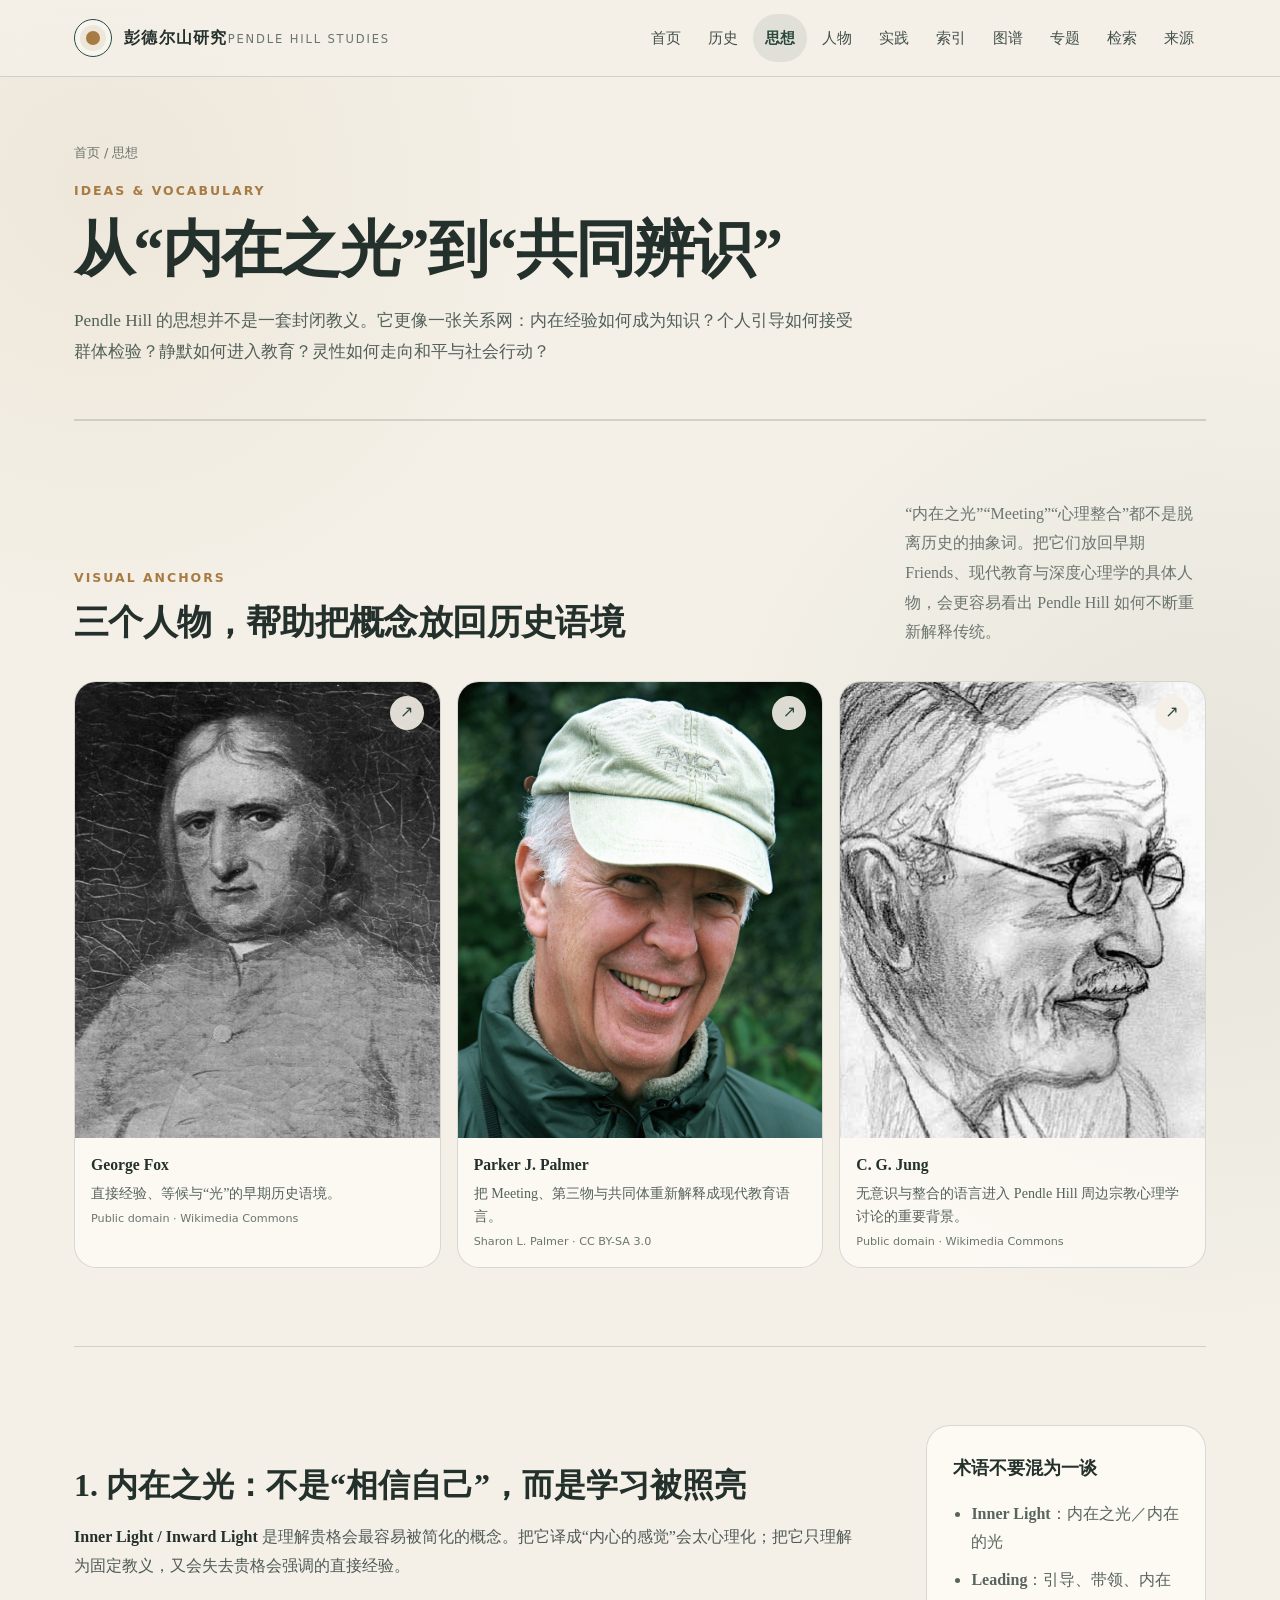
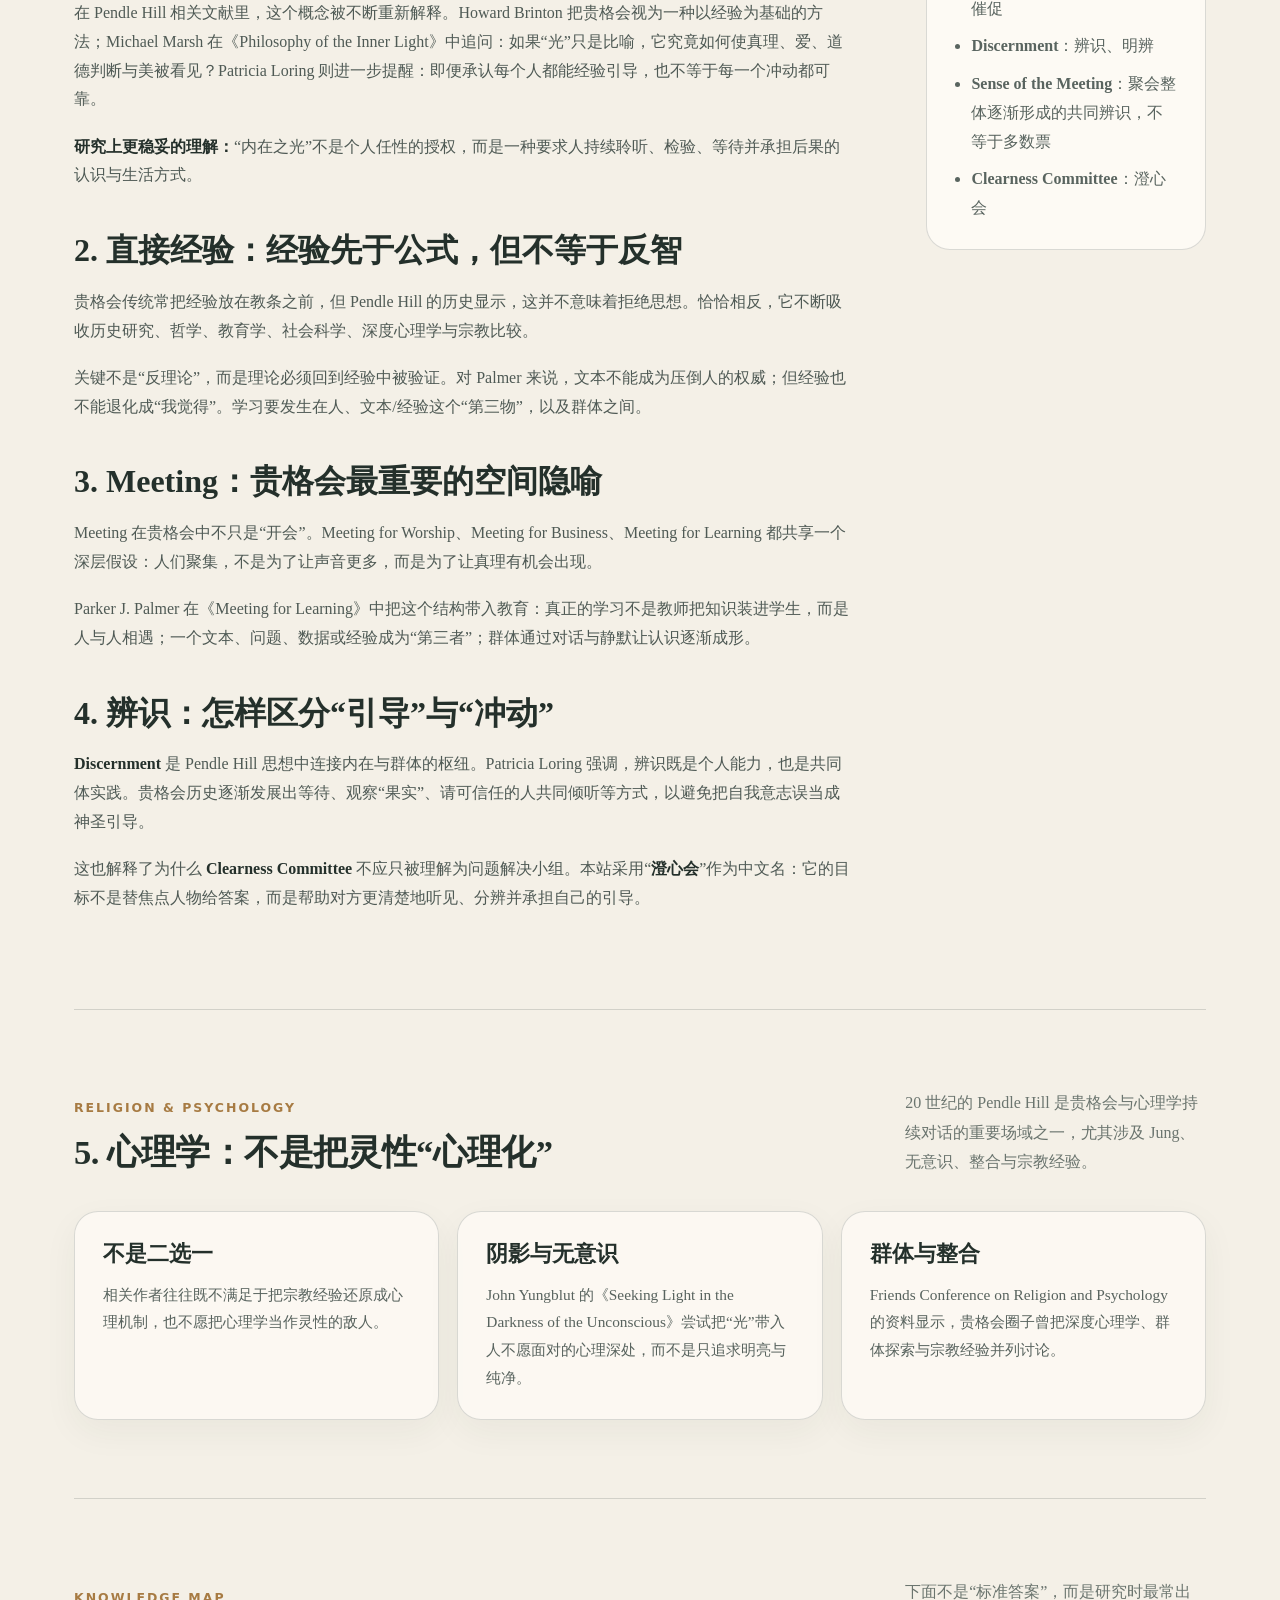
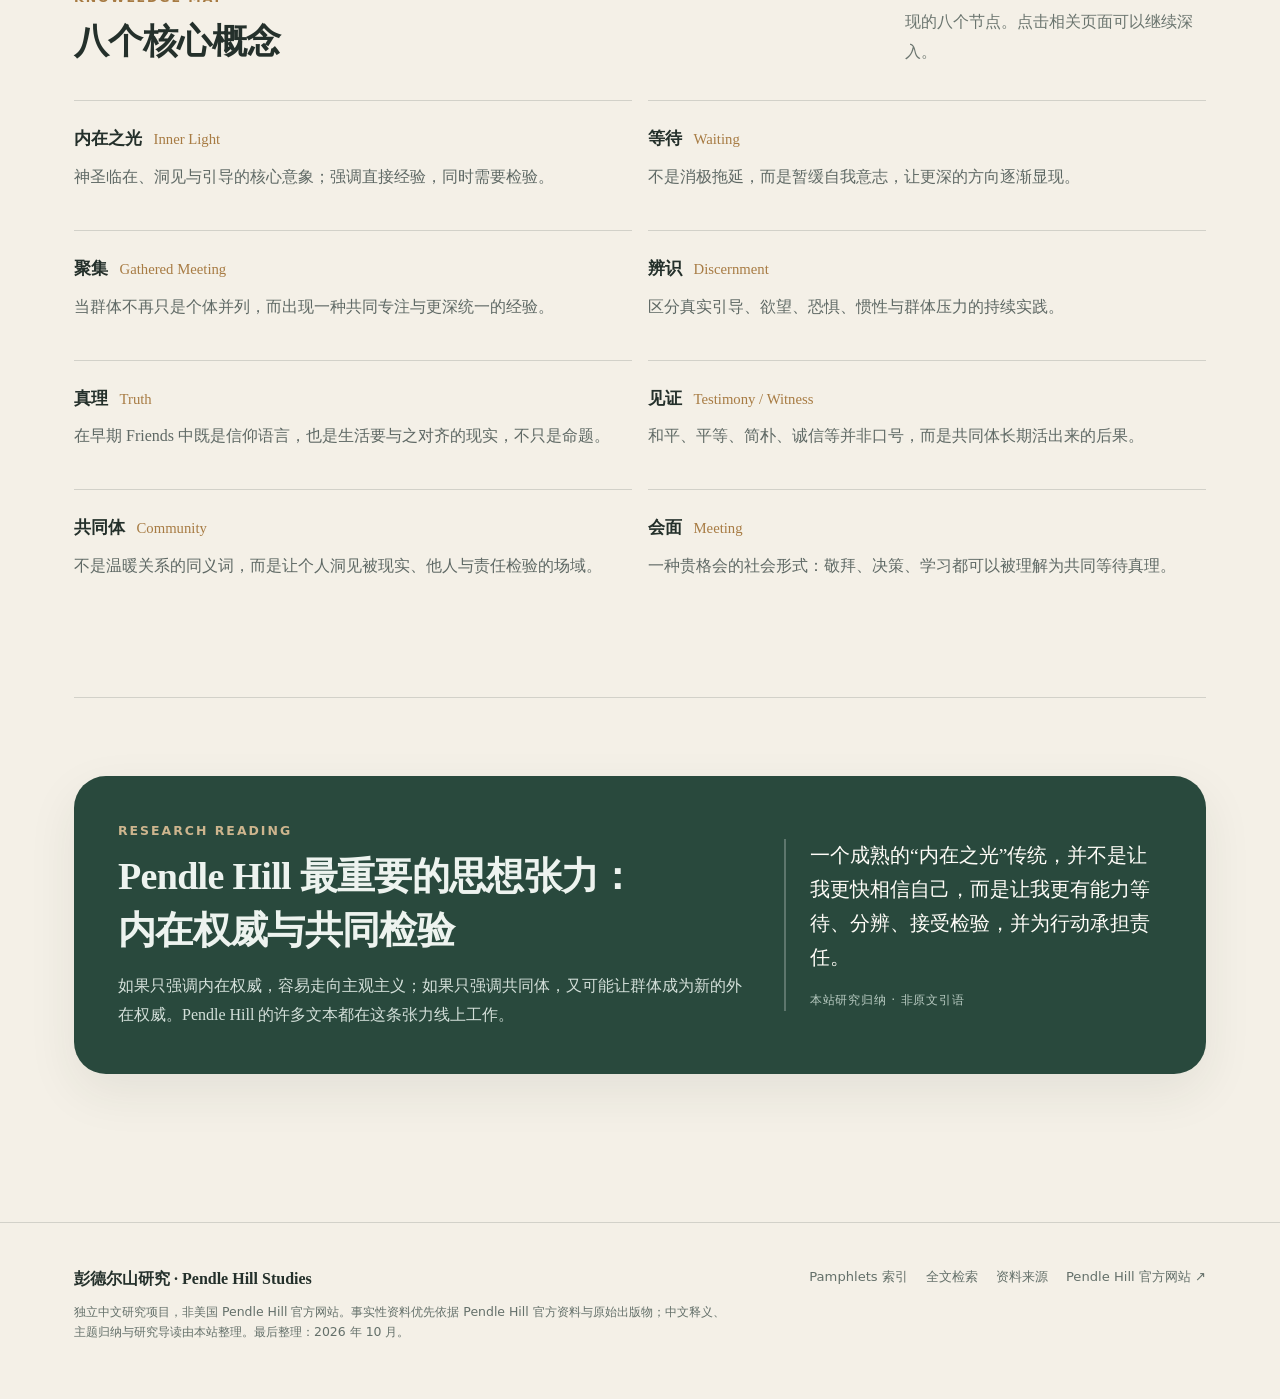
<file: ideas.html>
<!doctype html>
<html lang="zh-CN">
<head>
  <meta charset="utf-8"><meta name="viewport" content="width=device-width,initial-scale=1">
  <meta name="description" content="Pendle Hill 思想地图：内在之光、静默、Meeting、辨识、共同体、贵格会教育、心理学与社会见证。">
  <title>思想地图｜彭德尔山研究</title>
  <link rel="icon" href="assets/favicon.svg" type="image/svg+xml">
  <link rel="stylesheet" href="assets/style.css?v=20261004-media1">
</head>
<body data-page="ideas">
<header data-site-header></header>
<main id="main">
<div class="page-shell">
  <section class="page-hero">
    <div class="breadcrumbs"><a href="index.html">首页</a> / 思想</div>
    <div class="kicker">Ideas & Vocabulary</div>
    <h1>从“内在之光”到“共同辨识”</h1>
    <p>Pendle Hill 的思想并不是一套封闭教义。它更像一张关系网：内在经验如何成为知识？个人引导如何接受群体检验？静默如何进入教育？灵性如何走向和平与社会行动？</p>
  </section>

  <section class="section">
    <div class="section-head">
      <div><div class="kicker">Visual Anchors</div><h2>三个人物，帮助把概念放回历史语境</h2></div>
      <p>“内在之光”“Meeting”“心理整合”都不是脱离历史的抽象词。把它们放回早期 Friends、现代教育与深度心理学的具体人物，会更容易看出 Pendle Hill 如何不断重新解释传统。</p>
    </div>
    <div class="portrait-grid three">
      <figure class="portrait-card">
        <a class="media-link" href="https://commons.wikimedia.org/wiki/File:Fox_by_Lely_2.jpg" target="_blank" rel="noopener"><img src="assets/media/george-fox.jpg" alt="George Fox 肖像" loading="lazy"></a>
        <figcaption class="media-caption"><strong>George Fox</strong>直接经验、等候与“光”的早期历史语境。<span class="media-credit">Public domain · Wikimedia Commons</span></figcaption>
      </figure>
      <figure class="portrait-card">
        <a class="media-link" href="https://commons.wikimedia.org/wiki/File:Parker_J._Palmer.jpg" target="_blank" rel="noopener"><img src="assets/media/parker-palmer.jpg" alt="Parker J. Palmer 肖像" loading="lazy"></a>
        <figcaption class="media-caption"><strong>Parker J. Palmer</strong>把 Meeting、第三物与共同体重新解释成现代教育语言。<span class="media-credit">Sharon L. Palmer · CC BY-SA 3.0</span></figcaption>
      </figure>
      <figure class="portrait-card">
        <a class="media-link" href="https://commons.wikimedia.org/wiki/File:Carl_Gustav_Jung_portrait.jpg" target="_blank" rel="noopener"><img src="assets/media/carl-jung.jpg" alt="Carl Gustav Jung 肖像" loading="lazy"></a>
        <figcaption class="media-caption"><strong>C. G. Jung</strong>无意识与整合的语言进入 Pendle Hill 周边宗教心理学讨论的重要背景。<span class="media-credit">Public domain · Wikimedia Commons</span></figcaption>
      </figure>
    </div>
  </section>

  <section class="section split" id="inner-light">
    <article class="prose">
      <h2>1. 内在之光：不是“相信自己”，而是学习被照亮</h2>
      <p><strong>Inner Light / Inward Light</strong> 是理解贵格会最容易被简化的概念。把它译成“内心的感觉”会太心理化；把它只理解为固定教义，又会失去贵格会强调的直接经验。</p>
      <p>在 Pendle Hill 相关文献里，这个概念被不断重新解释。Howard Brinton 把贵格会视为一种以经验为基础的方法；Michael Marsh 在《Philosophy of the Inner Light》中追问：如果“光”只是比喻，它究竟如何使真理、爱、道德判断与美被看见？Patricia Loring 则进一步提醒：即便承认每个人都能经验引导，也不等于每一个冲动都可靠。</p>
      <p><strong>研究上更稳妥的理解：</strong>“内在之光”不是个人任性的授权，而是一种要求人持续聆听、检验、等待并承担后果的认识与生活方式。</p>

      <h2>2. 直接经验：经验先于公式，但不等于反智</h2>
      <p>贵格会传统常把经验放在教条之前，但 Pendle Hill 的历史显示，这并不意味着拒绝思想。恰恰相反，它不断吸收历史研究、哲学、教育学、社会科学、深度心理学与宗教比较。</p>
      <p>关键不是“反理论”，而是理论必须回到经验中被验证。对 Palmer 来说，文本不能成为压倒人的权威；但经验也不能退化成“我觉得”。学习要发生在人、文本/经验这个“第三物”，以及群体之间。</p>

      <h2 id="education">3. Meeting：贵格会最重要的空间隐喻</h2>
      <p>Meeting 在贵格会中不只是“开会”。Meeting for Worship、Meeting for Business、Meeting for Learning 都共享一个深层假设：人们聚集，不是为了让声音更多，而是为了让真理有机会出现。</p>
      <p>Parker J. Palmer 在《Meeting for Learning》中把这个结构带入教育：真正的学习不是教师把知识装进学生，而是人与人相遇；一个文本、问题、数据或经验成为“第三者”；群体通过对话与静默让认识逐渐成形。</p>

      <h2 id="discernment">4. 辨识：怎样<span class="keep-title">区分</span>“引导”与“冲动”</h2>
      <p><strong>Discernment</strong> 是 Pendle Hill 思想中连接内在与群体的枢纽。Patricia Loring 强调，辨识既是个人能力，也是共同体实践。贵格会历史逐渐发展出等待、观察“果实”、请可信任的人共同倾听等方式，以避免把自我意志误当成神圣引导。</p>
      <p>这也解释了为什么 <strong>Clearness Committee</strong> 不应只被理解为问题解决小组。本站采用“<strong>澄心会</strong>”作为中文名：它的目标不是替焦点人物给答案，而是帮助对方更清楚地听见、分辨并承担自己的引导。</p>
    </article>
    <aside class="sticky-note">
      <h3>术语不要混为一谈</h3>
      <ul>
        <li><strong>Inner Light</strong>：内在之光／内在的光</li>
        <li><strong>Leading</strong>：引导、带领、内在催促</li>
        <li><strong>Discernment</strong>：辨识、明辨</li>
        <li><strong>Sense of the Meeting</strong>：聚会整体逐渐形成的共同辨识，不等于多数票</li>
        <li><strong>Clearness Committee</strong>：澄心会</li>
      </ul>
    </aside>
  </section>

  <section class="section" id="psychology">
    <div class="section-head">
      <div><div class="kicker">Religion & Psychology</div><h2>5. 心理学：不是把灵性“心理化”</h2></div>
      <p>20 世纪的 Pendle Hill 是贵格会与心理学持续对话的重要场域之一，尤其涉及 Jung、无意识、整合与宗教经验。</p>
    </div>
    <div class="grid-3">
      <div class="card"><h3>不是二选一</h3><p>相关作者往往既不满足于把宗教经验还原成心理机制，也不愿把心理学当作灵性的敌人。</p></div>
      <div class="card"><h3>阴影与无意识</h3><p>John Yungblut 的《Seeking Light in the Darkness of the Unconscious》尝试把“光”带入人不愿面对的心理深处，而不是只追求明亮与纯净。</p></div>
      <div class="card"><h3>群体与整合</h3><p>Friends Conference on Religion and Psychology 的资料显示，贵格会圈子曾把深度心理学、群体探索与宗教经验并列讨论。</p></div>
    </div>
  </section>

  <section class="section">
    <div class="section-head"><div><div class="kicker">Knowledge Map</div><h2>八个核心概念</h2></div><p>下面不是“标准答案”，而是研究时最常出现的八个节点。点击相关页面可以继续深入。</p></div>
    <dl class="term-grid">
      <div class="term"><dt>内在之光 <span>Inner Light</span></dt><dd>神圣临在、洞见与引导的核心意象；强调直接经验，同时需要检验。</dd></div>
      <div class="term"><dt>等待 <span>Waiting</span></dt><dd>不是消极拖延，而是暂缓自我意志，让更深的方向逐渐显现。</dd></div>
      <div class="term"><dt>聚集 <span>Gathered Meeting</span></dt><dd>当群体不再只是个体并列，而出现一种共同专注与更深统一的经验。</dd></div>
      <div class="term"><dt>辨识 <span>Discernment</span></dt><dd>区分真实引导、欲望、恐惧、惯性与群体压力的持续实践。</dd></div>
      <div class="term"><dt>真理 <span>Truth</span></dt><dd>在早期 Friends 中既是信仰语言，也是生活要与之对齐的现实，不只是命题。</dd></div>
      <div class="term"><dt>见证 <span>Testimony / Witness</span></dt><dd>和平、平等、简朴、诚信等并非口号，而是共同体长期活出来的后果。</dd></div>
      <div class="term"><dt>共同体 <span>Community</span></dt><dd>不是温暖关系的同义词，而是让个人洞见被现实、他人与责任检验的场域。</dd></div>
      <div class="term"><dt>会面 <span>Meeting</span></dt><dd>一种贵格会的社会形式：敬拜、决策、学习都可以被理解为共同等待真理。</dd></div>
    </dl>
  </section>

  <section class="section">
    <div class="band">
      <div><div class="kicker" style="color:#cdb58e">Research Reading</div><h2>Pendle Hill <br class="mobile-break">最重要的思想张力：<br>内在权威与共同检验</h2><p>如果只强调内在权威，容易走向主观主义；如果只强调共同体，又可能让群体成为新的外在权威。Pendle Hill 的许多文本都在这条张力线上工作。</p></div>
      <div class="quote">一个成熟的“内在之光”传统，并不是让我更快相信自己，而是让我更有能力等待、分辨、接受检验，并为行动承担责任。<small>本站研究归纳 · 非原文引语</small></div>
    </div>
  </section>
</div>
</main>
<footer data-site-footer></footer>
<script src="assets/site.js"></script>
</body>
</html>
</file>
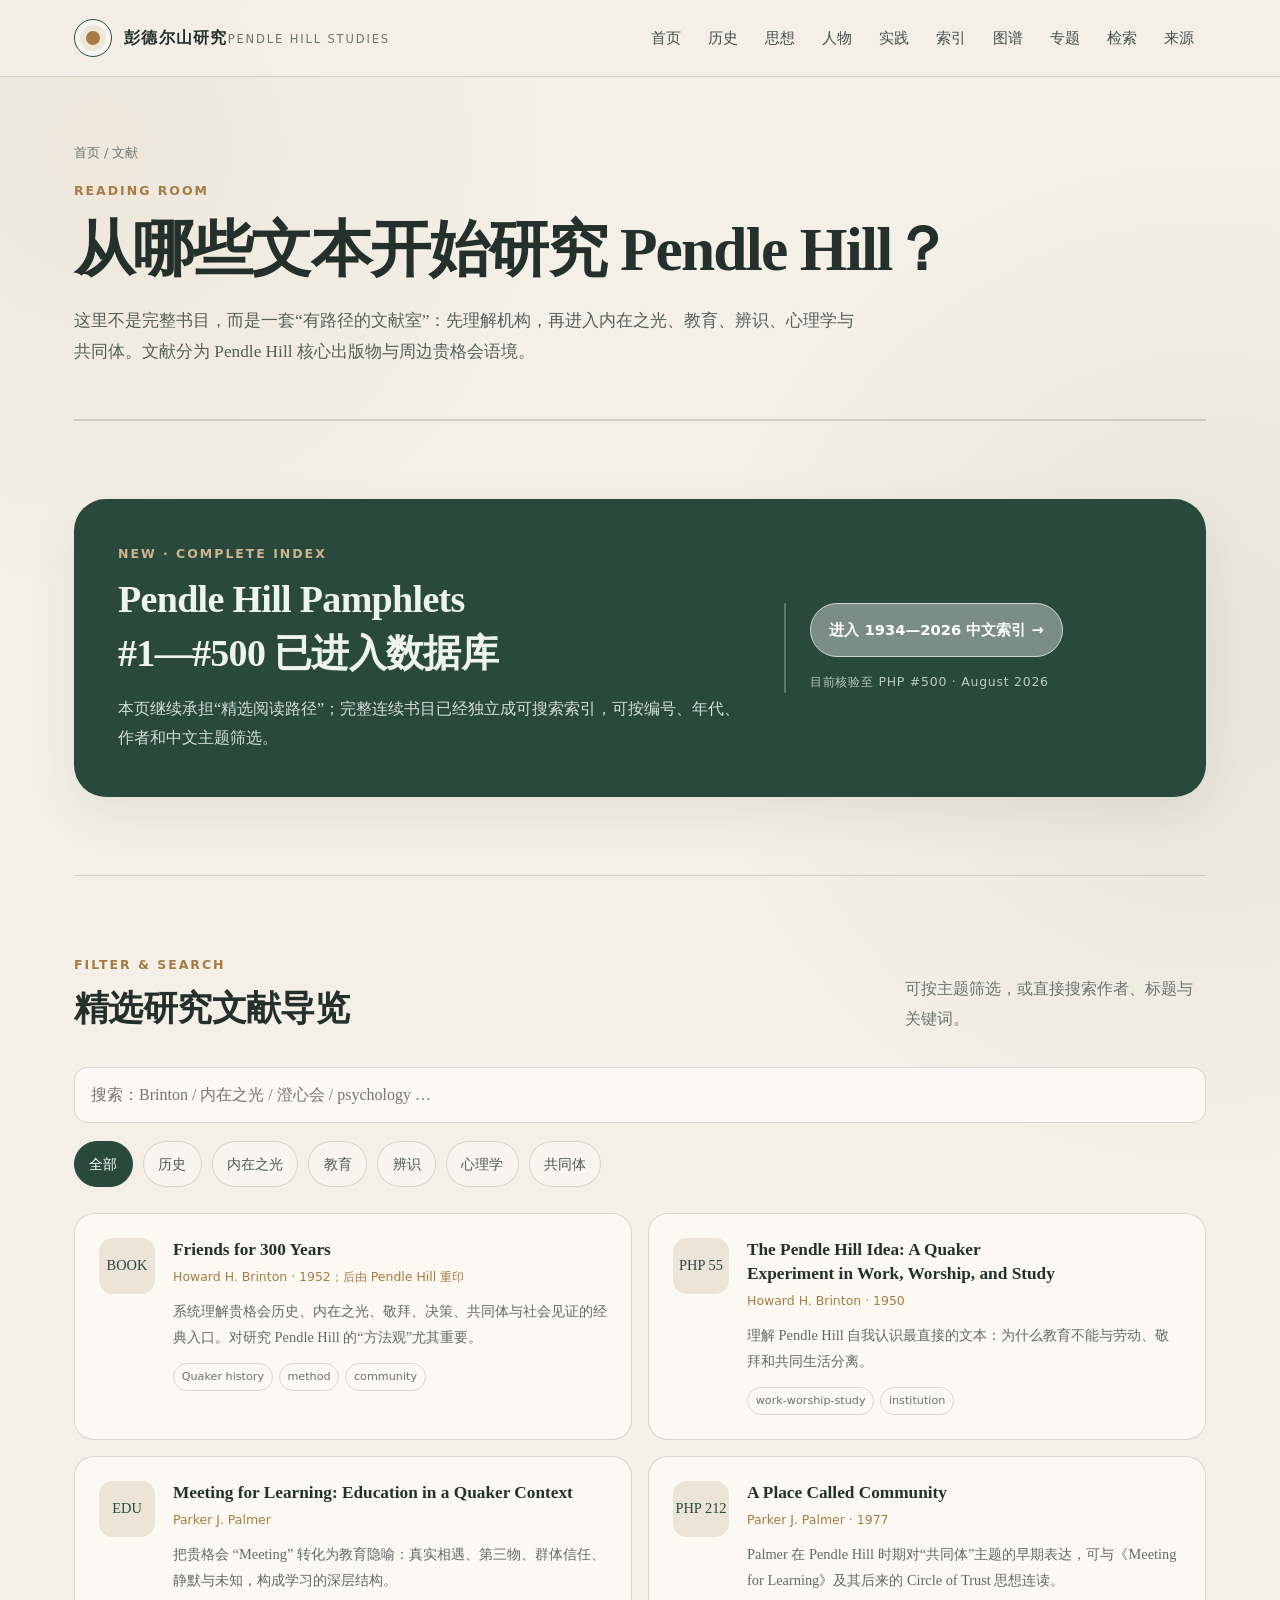
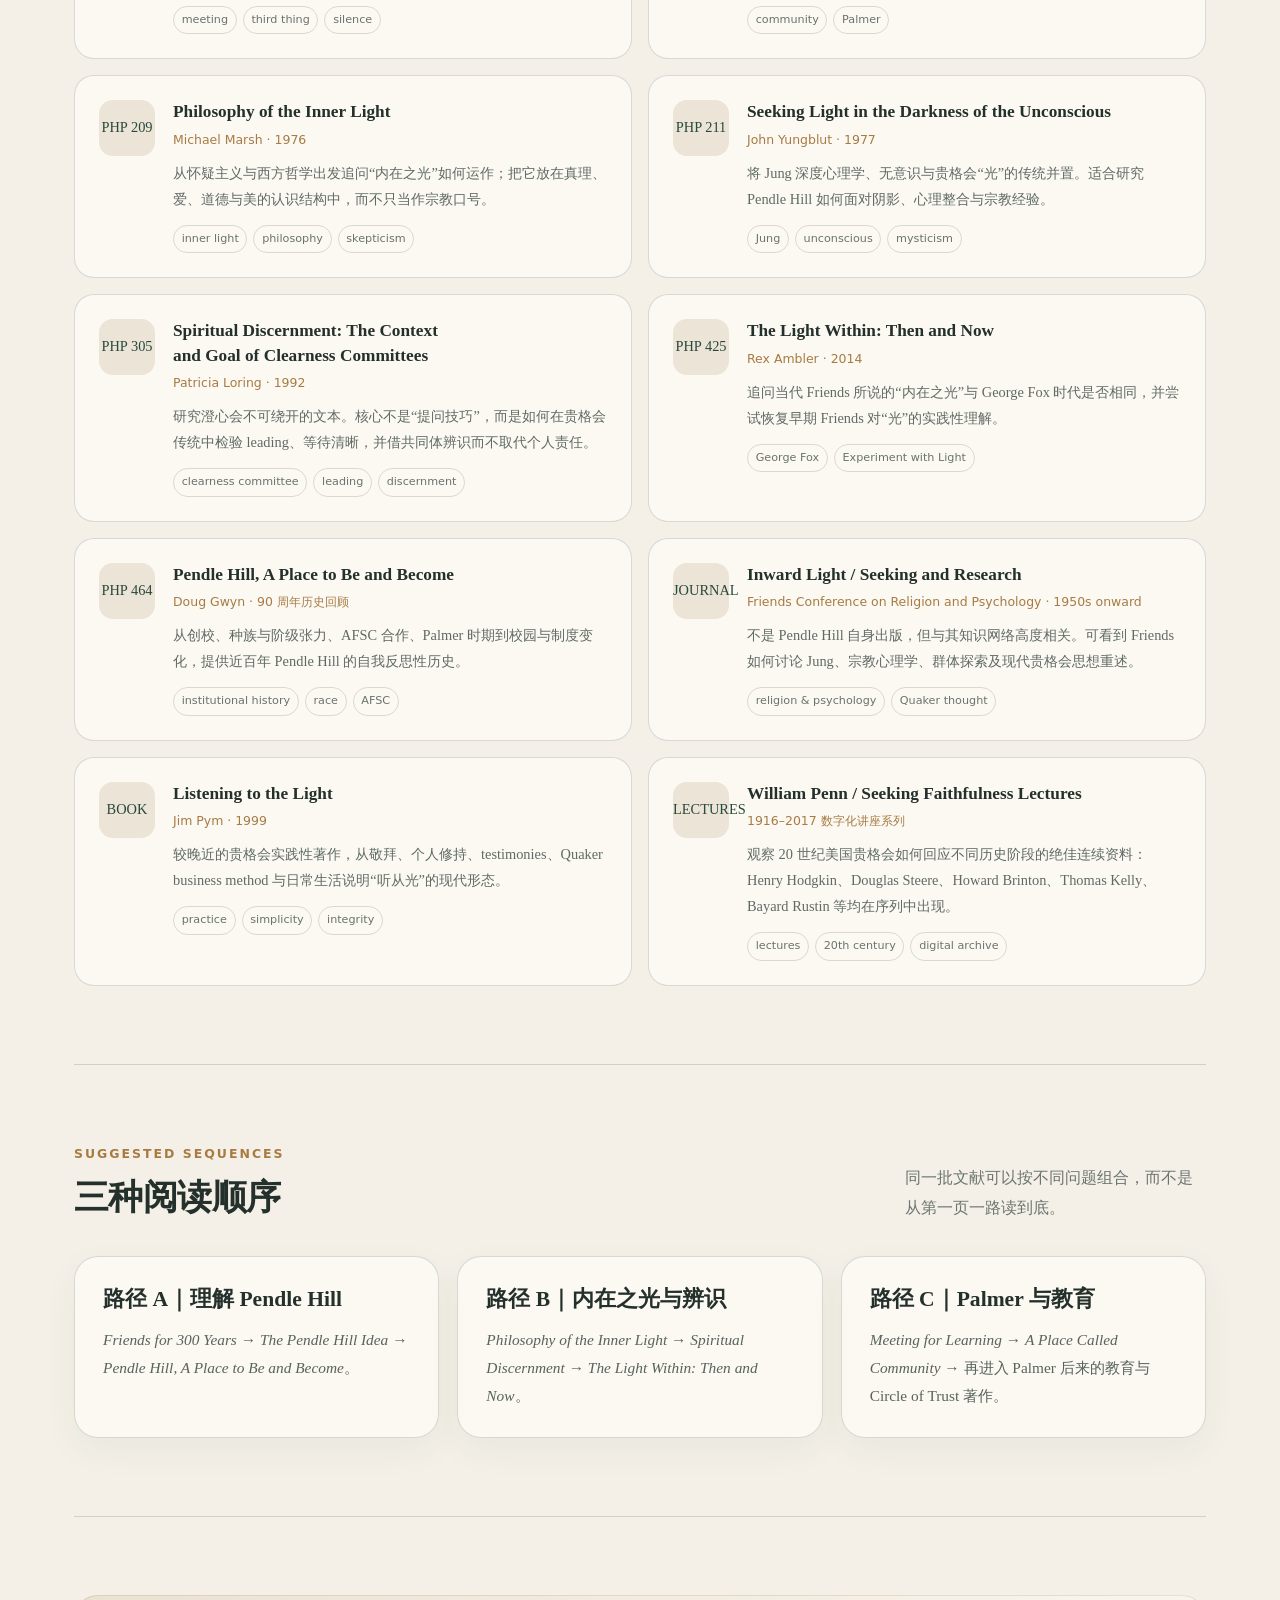
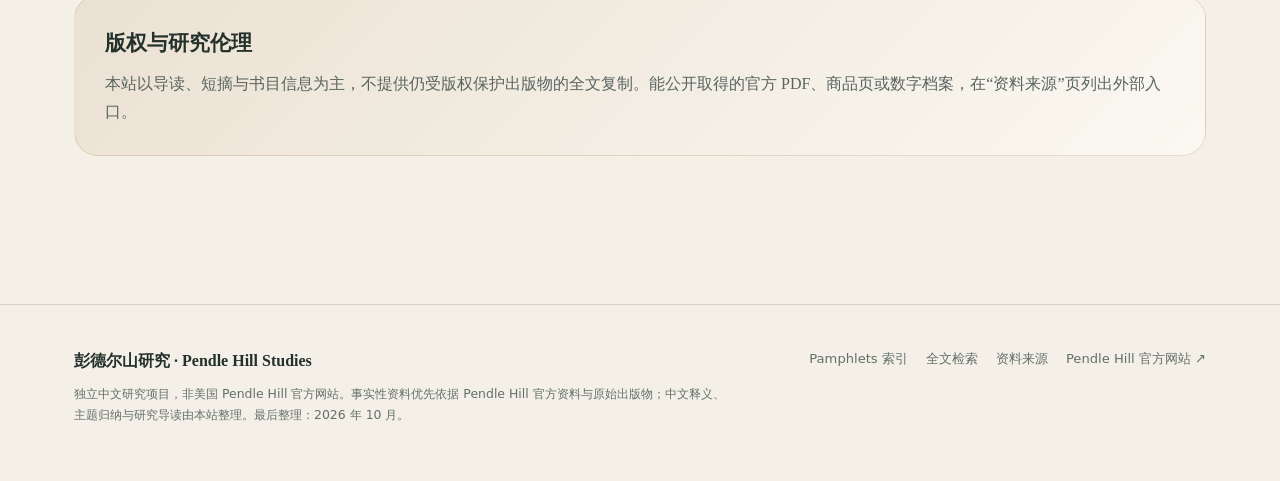
<file: library.html>
<!doctype html>
<html lang="zh-CN">
<head>
  <meta charset="utf-8"><meta name="viewport" content="width=device-width,initial-scale=1">
  <meta name="description" content="Pendle Hill 中文研究文献导览：Howard Brinton、Parker Palmer、Patricia Loring、Michael Marsh、John Yungblut 等关键文本。">
  <title>文献｜彭德尔山研究</title>
  <link rel="icon" href="assets/favicon.svg" type="image/svg+xml">
  <link rel="stylesheet" href="assets/style.css?v=20261004-media1">
</head>
<body data-page="library">
<header data-site-header></header>
<main id="main">
<div class="page-shell">
  <section class="page-hero">
    <div class="breadcrumbs"><a href="index.html">首页</a> / 文献</div>
    <div class="kicker">Reading Room</div>
    <h1>从哪些文本开始研究 Pendle Hill？</h1>
    <p>这里不是完整书目，而是一套“有路径的文献室”：先理解机构，再进入内在之光、教育、辨识、心理学与共同体。文献分为 Pendle Hill 核心出版物与周边贵格会语境。</p>
  </section>

  <section class="section">
    <div class="band">
      <div><div class="kicker" style="color:#cdb58e">New · Complete Index</div><h2>Pendle Hill Pamphlets <span class="keep-title">#1—#500</span> 已进入数据库</h2><p>本页继续承担“精选阅读路径”；完整连续书目已经独立成可搜索索引，可按编号、年代、作者和中文主题筛选。</p></div>
      <div class="quote"><a class="btn btn-secondary" href="pamphlets.html" style="color:#fff;border-color:#cbd8d1">进入 1934—2026 中文索引 →</a><small>目前核验至 PHP #500 · August 2026</small></div>
    </div>
  </section>

  <section class="section">
    <div class="section-head"><div><div class="kicker">Filter & Search</div><h2>精选研究文献导览</h2></div><p>可按主题筛选，或直接搜索作者、标题与关键词。</p></div>
    <div class="search-row"><input type="search" data-library-search placeholder="搜索：Brinton / 内在之光 / 澄心会 / psychology …" aria-label="搜索研究文献"></div>
    <div class="filters" role="group" aria-label="文献主题筛选">
      <button class="filter-btn active" data-filter="all">全部</button>
      <button class="filter-btn" data-filter="history">历史</button>
      <button class="filter-btn" data-filter="light">内在之光</button>
      <button class="filter-btn" data-filter="education">教育</button>
      <button class="filter-btn" data-filter="discernment">辨识</button>
      <button class="filter-btn" data-filter="psychology">心理学</button>
      <button class="filter-btn" data-filter="community">共同体</button>
    </div>

    <div class="library-grid">
      <article class="library-item" data-library-item data-tags="history,community">
        <div class="lib-no">BOOK</div><div class="lib-body"><h3>Friends for 300 Years</h3><div class="author">Howard H. Brinton · 1952；后由 Pendle Hill 重印</div><p>系统理解贵格会历史、内在之光、敬拜、决策、共同体与社会见证的经典入口。对研究 Pendle Hill 的“方法观”尤其重要。</p><div class="tags"><span class="tag">Quaker history</span><span class="tag">method</span><span class="tag">community</span></div></div>
      </article>

      <article class="library-item" data-library-item data-tags="history,community,education">
        <div class="lib-no">PHP 55</div><div class="lib-body"><h3>The Pendle Hill Idea: A Quaker Experiment in Work, Worship, and Study</h3><div class="author">Howard H. Brinton · 1950</div><p>理解 Pendle Hill 自我认识最直接的文本：为什么教育不能与劳动、敬拜和共同生活分离。</p><div class="tags"><span class="tag">work-worship-study</span><span class="tag">institution</span></div></div>
      </article>

      <article class="library-item" data-library-item data-tags="education,community">
        <div class="lib-no">EDU</div><div class="lib-body"><h3>Meeting for Learning: Education in a Quaker Context</h3><div class="author">Parker J. Palmer</div><p>把贵格会 “Meeting” 转化为教育隐喻：真实相遇、第三物、群体信任、静默与未知，构成学习的深层结构。</p><div class="tags"><span class="tag">meeting</span><span class="tag">third thing</span><span class="tag">silence</span></div></div>
      </article>

      <article class="library-item" data-library-item data-tags="community,education">
        <div class="lib-no">PHP 212</div><div class="lib-body"><h3>A Place Called Community</h3><div class="author">Parker J. Palmer · 1977</div><p>Palmer 在 Pendle Hill 时期对“共同体”主题的早期表达，可与《Meeting for Learning》及其后来的 Circle of Trust 思想连读。</p><div class="tags"><span class="tag">community</span><span class="tag">Palmer</span></div></div>
      </article>

      <article class="library-item" data-library-item data-tags="light">
        <div class="lib-no">PHP 209</div><div class="lib-body"><h3>Philosophy of the Inner Light</h3><div class="author">Michael Marsh · 1976</div><p>从怀疑主义与西方哲学出发追问“内在之光”如何运作；把它放在真理、爱、道德与美的认识结构中，而不只当作宗教口号。</p><div class="tags"><span class="tag">inner light</span><span class="tag">philosophy</span><span class="tag">skepticism</span></div></div>
      </article>

      <article class="library-item" data-library-item data-tags="psychology,light">
        <div class="lib-no">PHP 211</div><div class="lib-body"><h3>Seeking Light in the Darkness of the Unconscious</h3><div class="author">John Yungblut · 1977</div><p>将 Jung 深度心理学、无意识与贵格会“光”的传统并置。适合研究 Pendle Hill 如何面对阴影、心理整合与宗教经验。</p><div class="tags"><span class="tag">Jung</span><span class="tag">unconscious</span><span class="tag">mysticism</span></div></div>
      </article>

      <article class="library-item" data-library-item data-tags="discernment,community">
        <div class="lib-no">PHP 305</div><div class="lib-body"><h3>Spiritual Discernment: The Context and Goal of Clearness Committees</h3><div class="author">Patricia Loring · 1992</div><p>研究澄心会不可绕开的文本。核心不是“提问技巧”，而是如何在贵格会传统中检验 leading、等待清晰，并借共同体辨识而不取代个人责任。</p><div class="tags"><span class="tag">clearness committee</span><span class="tag">leading</span><span class="tag">discernment</span></div></div>
      </article>

      <article class="library-item" data-library-item data-tags="light,history">
        <div class="lib-no">PHP 425</div><div class="lib-body"><h3>The Light Within: Then and Now</h3><div class="author">Rex Ambler · 2014</div><p>追问当代 Friends 所说的“内在之光”与 George Fox 时代是否相同，并尝试恢复早期 Friends 对“光”的实践性理解。</p><div class="tags"><span class="tag">George Fox</span><span class="tag">Experiment with Light</span></div></div>
      </article>

      <article class="library-item" data-library-item data-tags="history,community">
        <div class="lib-no">PHP 464</div><div class="lib-body"><h3>Pendle Hill, A Place to Be and Become</h3><div class="author">Doug Gwyn · 90 周年历史回顾</div><p>从创校、种族与阶级张力、AFSC 合作、Palmer 时期到校园与制度变化，提供近百年 Pendle Hill 的自我反思性历史。</p><div class="tags"><span class="tag">institutional history</span><span class="tag">race</span><span class="tag">AFSC</span></div></div>
      </article>

      <article class="library-item" data-library-item data-tags="psychology,history">
        <div class="lib-no">JOURNAL</div><div class="lib-body"><h3>Inward Light / Seeking and Research</h3><div class="author">Friends Conference on Religion and Psychology · 1950s onward</div><p>不是 Pendle Hill 自身出版，但与其知识网络高度相关。可看到 Friends 如何讨论 Jung、宗教心理学、群体探索及现代贵格会思想重述。</p><div class="tags"><span class="tag">religion & psychology</span><span class="tag">Quaker thought</span></div></div>
      </article>

      <article class="library-item" data-library-item data-tags="light,community">
        <div class="lib-no">BOOK</div><div class="lib-body"><h3>Listening to the Light</h3><div class="author">Jim Pym · 1999</div><p>较晚近的贵格会实践性著作，从敬拜、个人修持、testimonies、Quaker business method 与日常生活说明“听从光”的现代形态。</p><div class="tags"><span class="tag">practice</span><span class="tag">simplicity</span><span class="tag">integrity</span></div></div>
      </article>

      <article class="library-item" data-library-item data-tags="history,light,community">
        <div class="lib-no">LECTURES</div><div class="lib-body"><h3>William Penn / Seeking Faithfulness Lectures</h3><div class="author">1916–2017 数字化讲座系列</div><p>观察 20 世纪美国贵格会如何回应不同历史阶段的绝佳连续资料：Henry Hodgkin、Douglas Steere、Howard Brinton、Thomas Kelly、Bayard Rustin 等均在序列中出现。</p><div class="tags"><span class="tag">lectures</span><span class="tag">20th century</span><span class="tag">digital archive</span></div></div>
      </article>
    </div>
  </section>

  <section class="section">
    <div class="section-head"><div><div class="kicker">Suggested Sequences</div><h2>三种阅读顺序</h2></div><p>同一批文献可以按不同问题组合，而不是从第一页一路读到底。</p></div>
    <div class="grid-3">
      <div class="card"><h3>路径 A｜理解 Pendle Hill</h3><p><em>Friends for 300 Years</em> → <em>The Pendle Hill Idea</em> → <em>Pendle Hill, A Place to Be and Become</em>。</p></div>
      <div class="card"><h3>路径 B｜内在之光与辨识</h3><p><em>Philosophy of the Inner Light</em> → <em>Spiritual Discernment</em> → <em>The Light Within: Then and Now</em>。</p></div>
      <div class="card"><h3>路径 C｜Palmer 与教育</h3><p><em>Meeting for Learning</em> → <em>A Place Called Community</em> → 再进入 Palmer 后来的教育与 Circle of Trust 著作。</p></div>
    </div>
  </section>

  <section class="section"><div class="callout"><h3>版权与研究伦理</h3><p>本站以导读、短摘与书目信息为主，不提供仍受版权保护出版物的全文复制。能公开取得的官方 PDF、商品页或数字档案，在“资料来源”页列出外部入口。</p></div></section>
</div>
</main>
<footer data-site-footer></footer>
<script src="assets/site.js"></script>
</body>
</html>
</file>
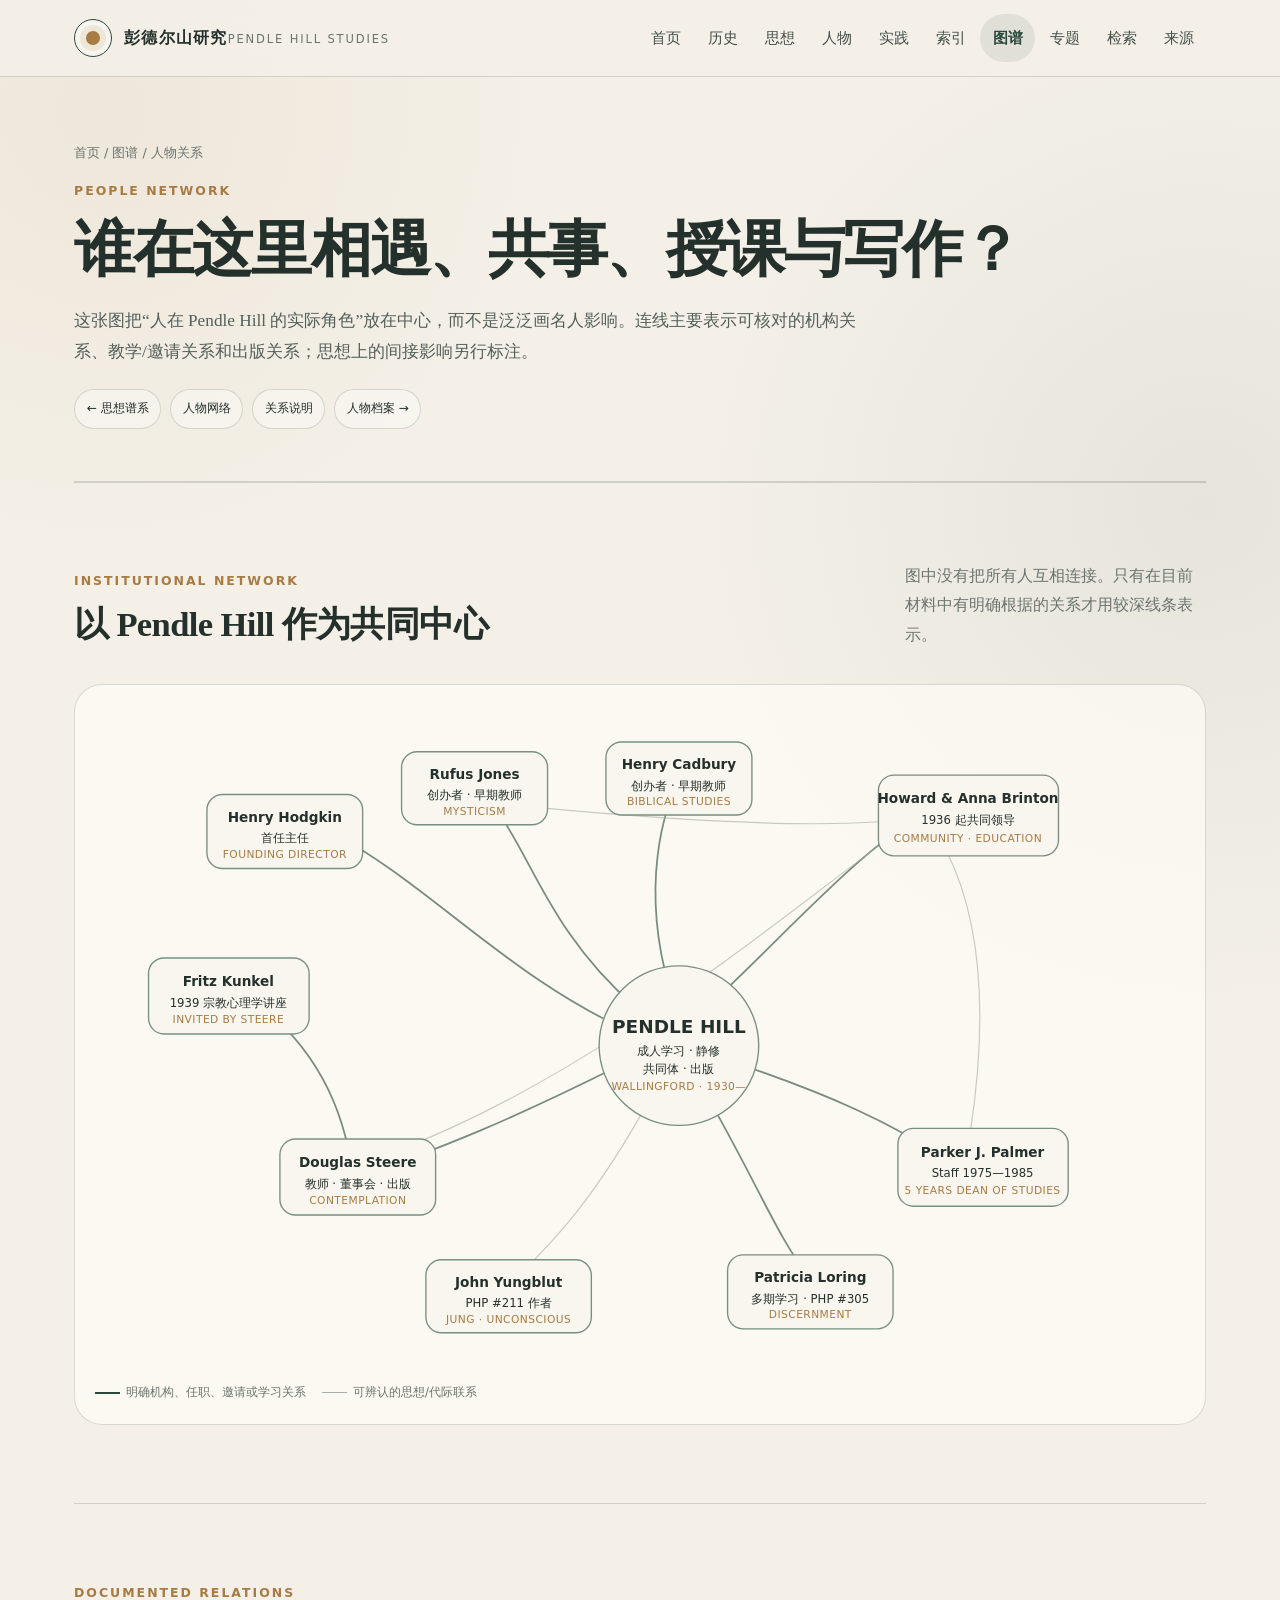
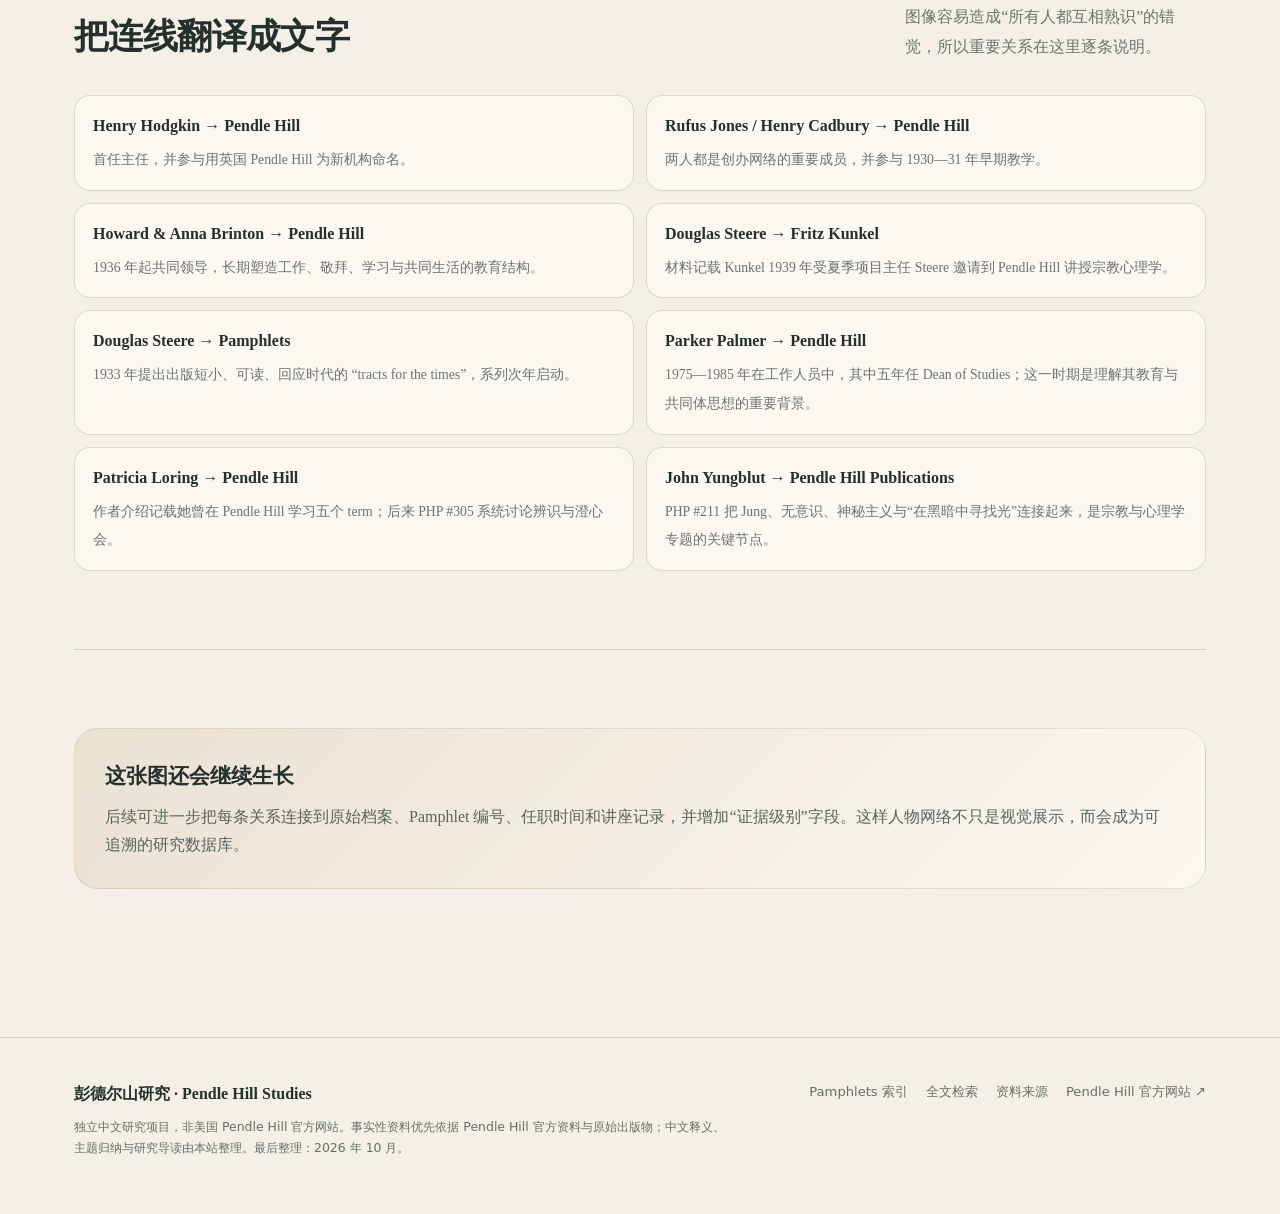
<file: network.html>
<!doctype html>
<html lang="zh-CN">
<head>
  <meta charset="utf-8"><meta name="viewport" content="width=device-width,initial-scale=1">
  <meta name="description" content="Pendle Hill 人物关系图：创办者、教师、主任、Pamphlet 作者与思想网络。">
  <title>人物关系图｜彭德尔山研究</title>
  <link rel="icon" href="assets/favicon.svg" type="image/svg+xml">
  <link rel="stylesheet" href="assets/style.css?v=20261004-media1">
</head>
<body data-page="network" data-nav="genealogy">
<header data-site-header></header>
<main id="main">
<div class="page-shell">
  <section class="page-hero">
    <div class="breadcrumbs"><a href="index.html">首页</a> / <a href="genealogy.html">图谱</a> / 人物关系</div>
    <div class="kicker">People Network</div>
    <h1>谁在这里相遇、共事、<br class="mobile-break">授课与写作？</h1>
    <p>这张图把“人在 Pendle Hill 的实际角色”放在中心，而不是泛泛画名人影响。连线主要表示可核对的机构关系、教学/邀请关系和出版关系；思想上的间接影响另行标注。</p>
    <div class="subnav"><a href="genealogy.html">← 思想谱系</a><a href="#network">人物网络</a><a href="#relations">关系说明</a><a href="people.html">人物档案 →</a></div>
  </section>

  <section class="section" id="network">
    <div class="section-head">
      <div><div class="kicker">Institutional Network</div><h2>以 Pendle Hill 作为共同中心</h2></div>
      <p>图中没有把所有人互相连接。只有在目前材料中有明确根据的关系才用较深线条表示。</p>
    </div>
    <div class="graph-shell" data-graph>
      <svg viewBox="0 0 1120 680" role="img" aria-labelledby="networkTitle networkDesc">
        <title id="networkTitle">Pendle Hill 人物关系网络</title>
        <desc id="networkDesc">Pendle Hill 位于中心，周围连接 Henry Hodgkin、Rufus Jones、Henry Cadbury、Howard 和 Anna Brinton、Douglas Steere、Fritz Kunkel、Parker Palmer、Patricia Loring、John Yungblut 等。</desc>

        <path class="graph-edge strong" data-edge="pendle,hodgkin" d="M560 340 C430 285 345 185 245 132"/>
        <path class="graph-edge strong" data-edge="pendle,jones" d="M555 310 C450 220 440 115 390 90"/>
        <path class="graph-edge strong" data-edge="pendle,cadbury" d="M590 290 C560 185 585 105 600 78"/>
        <path class="graph-edge strong" data-edge="pendle,brintons" d="M635 305 C720 225 790 145 855 110"/>
        <path class="graph-edge strong" data-edge="pendle,steere" d="M540 370 C440 420 350 460 265 485"/>
        <path class="graph-edge strong" data-edge="pendle,palmer" d="M650 365 C755 400 820 430 880 470"/>
        <path class="graph-edge strong" data-edge="pendle,loring" d="M625 395 C680 490 700 545 735 590"/>
        <path class="graph-edge" data-edge="pendle,yungblut" d="M570 405 C515 505 470 555 420 600"/>
        <path class="graph-edge strong" data-edge="steere,kunkel" d="M260 455 C245 385 205 330 155 300"/>
        <path class="graph-edge" data-edge="jones,brinton" d="M450 105 C610 120 735 125 805 120"/>
        <path class="graph-edge" data-edge="steere,brintons" d="M305 460 C505 385 690 230 805 145"/>
        <path class="graph-edge" data-edge="palmer,brintons" d="M900 435 C920 300 905 210 875 150"/>

        <g class="graph-node" data-node="pendle"><circle cx="600" cy="350" r="82"/><text x="600" y="337" text-anchor="middle" font-size="19" font-weight="700">PENDLE HILL</text><text x="600" y="360" text-anchor="middle" font-size="12">成人学习 · 静修</text><text x="600" y="378" text-anchor="middle" font-size="12">共同体 · 出版</text><text class="node-kicker" x="600" y="396" text-anchor="middle">WALLINGFORD · 1930—</text></g>

        <g class="graph-node" data-node="hodgkin"><rect x="115" y="92" rx="16" width="160" height="76"/><text x="195" y="120" text-anchor="middle" font-size="14" font-weight="700">Henry Hodgkin</text><text x="195" y="141" text-anchor="middle" font-size="12">首任主任</text><text class="node-kicker" x="195" y="157" text-anchor="middle">FOUNDING DIRECTOR</text></g>
        <g class="graph-node" data-node="jones"><rect x="315" y="48" rx="16" width="150" height="75"/><text x="390" y="76" text-anchor="middle" font-size="14" font-weight="700">Rufus Jones</text><text x="390" y="97" text-anchor="middle" font-size="12">创办者 · 早期教师</text><text class="node-kicker" x="390" y="113" text-anchor="middle">MYSTICISM</text></g>
        <g class="graph-node" data-node="cadbury"><rect x="525" y="38" rx="16" width="150" height="75"/><text x="600" y="66" text-anchor="middle" font-size="14" font-weight="700">Henry Cadbury</text><text x="600" y="87" text-anchor="middle" font-size="12">创办者 · 早期教师</text><text class="node-kicker" x="600" y="103" text-anchor="middle">BIBLICAL STUDIES</text></g>
        <g class="graph-node" data-node="brintons"><rect x="805" y="72" rx="16" width="185" height="83"/><text x="897" y="101" text-anchor="middle" font-size="14" font-weight="700">Howard & Anna Brinton</text><text x="897" y="122" text-anchor="middle" font-size="12">1936 起共同领导</text><text class="node-kicker" x="897" y="141" text-anchor="middle">COMMUNITY · EDUCATION</text></g>

        <g class="graph-node" data-node="kunkel"><rect x="55" y="260" rx="16" width="165" height="78"/><text x="137" y="289" text-anchor="middle" font-size="14" font-weight="700">Fritz Kunkel</text><text x="137" y="310" text-anchor="middle" font-size="12">1939 宗教心理学讲座</text><text class="node-kicker" x="137" y="327" text-anchor="middle">INVITED BY STEERE</text></g>
        <g class="graph-node" data-node="steere"><rect x="190" y="446" rx="16" width="160" height="78"/><text x="270" y="475" text-anchor="middle" font-size="14" font-weight="700">Douglas Steere</text><text x="270" y="496" text-anchor="middle" font-size="12">教师 · 董事会 · 出版</text><text class="node-kicker" x="270" y="513" text-anchor="middle">CONTEMPLATION</text></g>
        <g class="graph-node" data-node="yungblut"><rect x="340" y="570" rx="16" width="170" height="75"/><text x="425" y="598" text-anchor="middle" font-size="14" font-weight="700">John Yungblut</text><text x="425" y="619" text-anchor="middle" font-size="12">PHP #211 作者</text><text class="node-kicker" x="425" y="635" text-anchor="middle">JUNG · UNCONSCIOUS</text></g>
        <g class="graph-node" data-node="loring"><rect x="650" y="565" rx="16" width="170" height="76"/><text x="735" y="593" text-anchor="middle" font-size="14" font-weight="700">Patricia Loring</text><text x="735" y="614" text-anchor="middle" font-size="12">多期学习 · PHP #305</text><text class="node-kicker" x="735" y="630" text-anchor="middle">DISCERNMENT</text></g>
        <g class="graph-node" data-node="palmer"><rect x="825" y="435" rx="16" width="175" height="80"/><text x="912" y="464" text-anchor="middle" font-size="14" font-weight="700">Parker J. Palmer</text><text x="912" y="485" text-anchor="middle" font-size="12">Staff 1975—1985</text><text class="node-kicker" x="912" y="502" text-anchor="middle">5 YEARS DEAN OF STUDIES</text></g>
      </svg>
      <div class="graph-legend"><span><i class="legend-line"></i>明确机构、任职、邀请或学习关系</span><span><i class="legend-line soft"></i>可辨认的思想/代际联系</span></div>
    </div>
  </section>

  <section class="section" id="relations">
    <div class="section-head"><div><div class="kicker">Documented Relations</div><h2>把连线翻译成文字</h2></div><p>图像容易造成“所有人都互相熟识”的错觉，所以重要关系在这里逐条说明。</p></div>
    <div class="relation-list">
      <div class="relation-item"><strong>Henry Hodgkin → Pendle Hill</strong><span>首任主任，并参与用英国 Pendle Hill 为新机构命名。</span></div>
      <div class="relation-item"><strong>Rufus Jones / Henry Cadbury → Pendle Hill</strong><span>两人都是创办网络的重要成员，并参与 1930—31 年早期教学。</span></div>
      <div class="relation-item"><strong>Howard & Anna Brinton → Pendle Hill</strong><span>1936 年起共同领导，长期塑造工作、敬拜、学习与共同生活的教育结构。</span></div>
      <div class="relation-item"><strong>Douglas Steere → Fritz Kunkel</strong><span>材料记载 Kunkel 1939 年受夏季项目主任 Steere 邀请到 Pendle Hill 讲授宗教心理学。</span></div>
      <div class="relation-item"><strong>Douglas Steere → Pamphlets</strong><span>1933 年提出出版短小、可读、回应时代的 “tracts for the times”，系列次年启动。</span></div>
      <div class="relation-item"><strong>Parker Palmer → Pendle Hill</strong><span>1975—1985 年在工作人员中，其中五年任 Dean of Studies；这一时期是理解其教育与共同体思想的重要背景。</span></div>
      <div class="relation-item"><strong>Patricia Loring → Pendle Hill</strong><span>作者介绍记载她曾在 Pendle Hill 学习五个 term；后来 PHP #305 系统讨论辨识与澄心会。</span></div>
      <div class="relation-item"><strong>John Yungblut → Pendle Hill Publications</strong><span>PHP #211 把 Jung、无意识、神秘主义与“在黑暗中寻找光”连接起来，是宗教与心理学专题的关键节点。</span></div>
    </div>
  </section>

  <section class="section"><div class="callout"><h3>这张图还会继续生长</h3><p>后续可进一步把每条关系连接到原始档案、Pamphlet 编号、任职时间和讲座记录，并增加“证据级别”字段。这样人物网络不只是视觉展示，而会成为可追溯的研究数据库。</p></div></section>
</div>
</main>
<footer data-site-footer></footer>
<script src="assets/site.js"></script>
<script src="assets/research.js"></script>
</body>
</html>
</file>
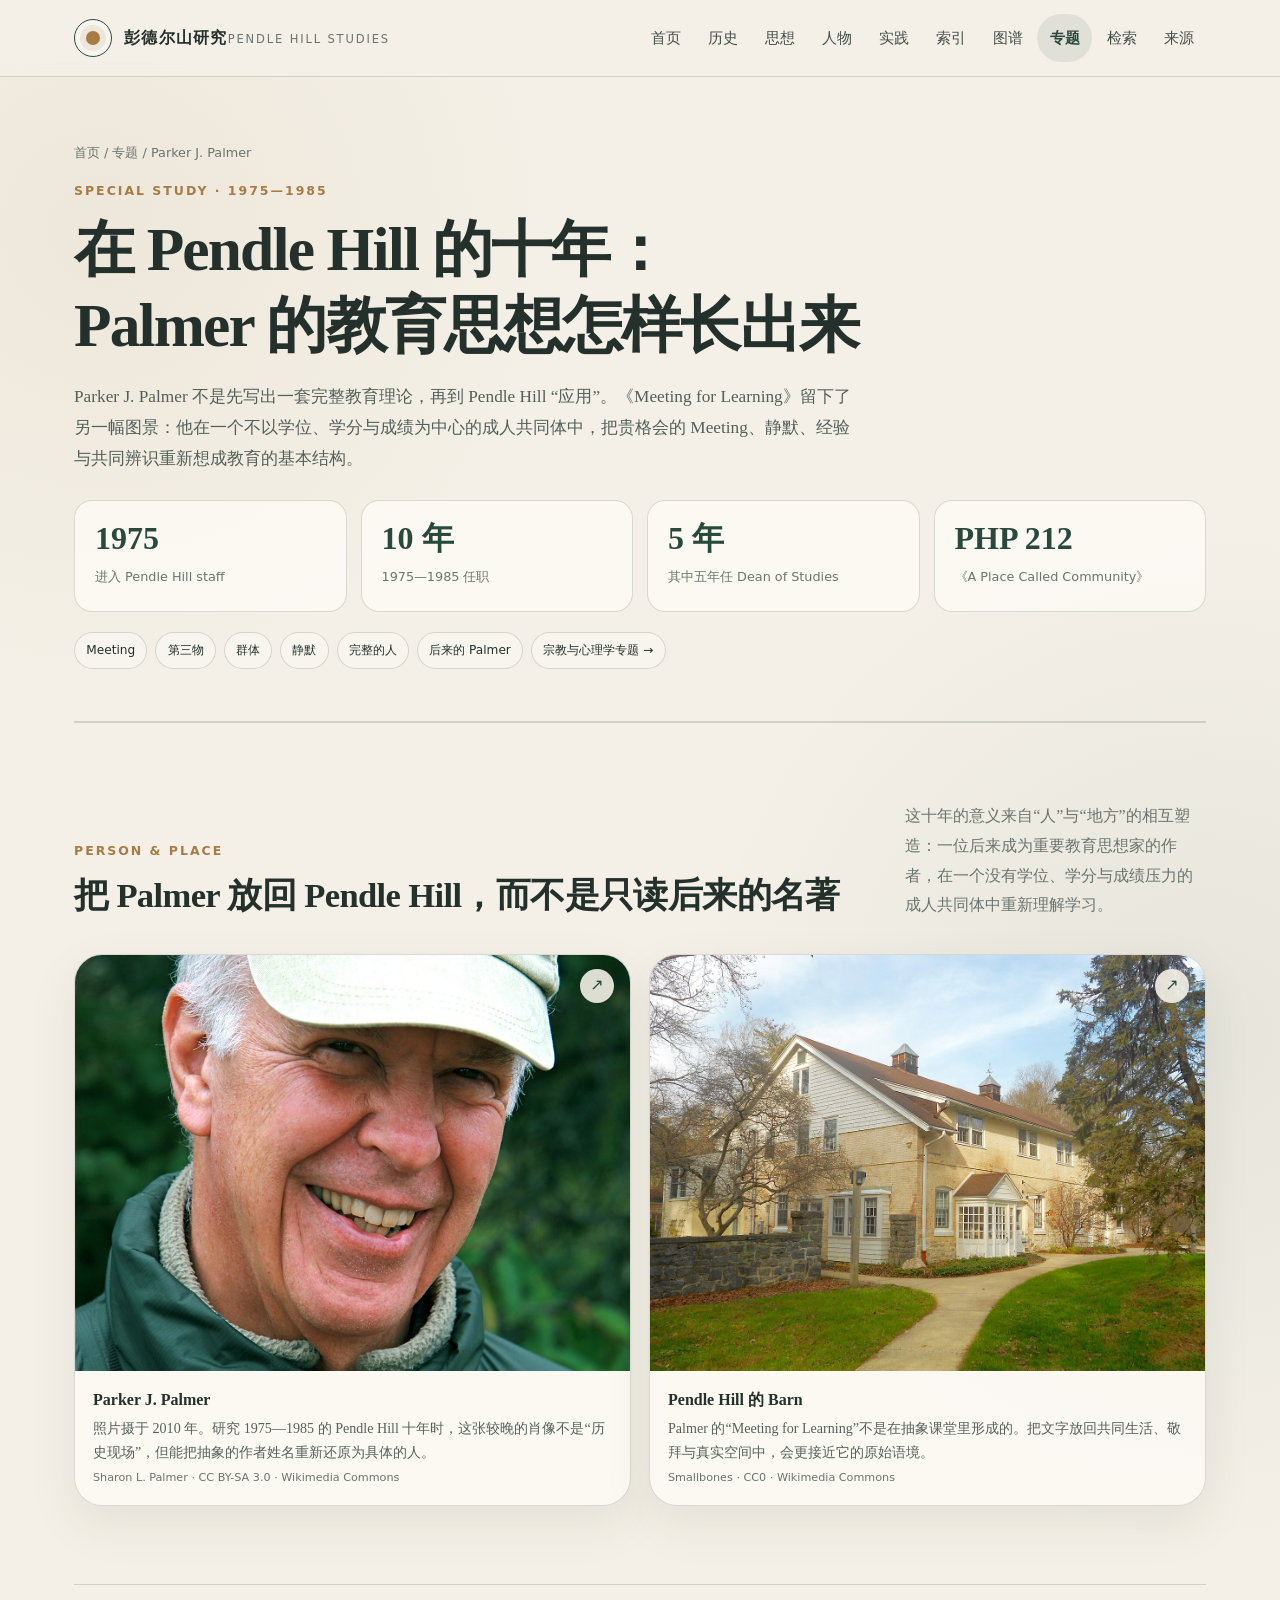
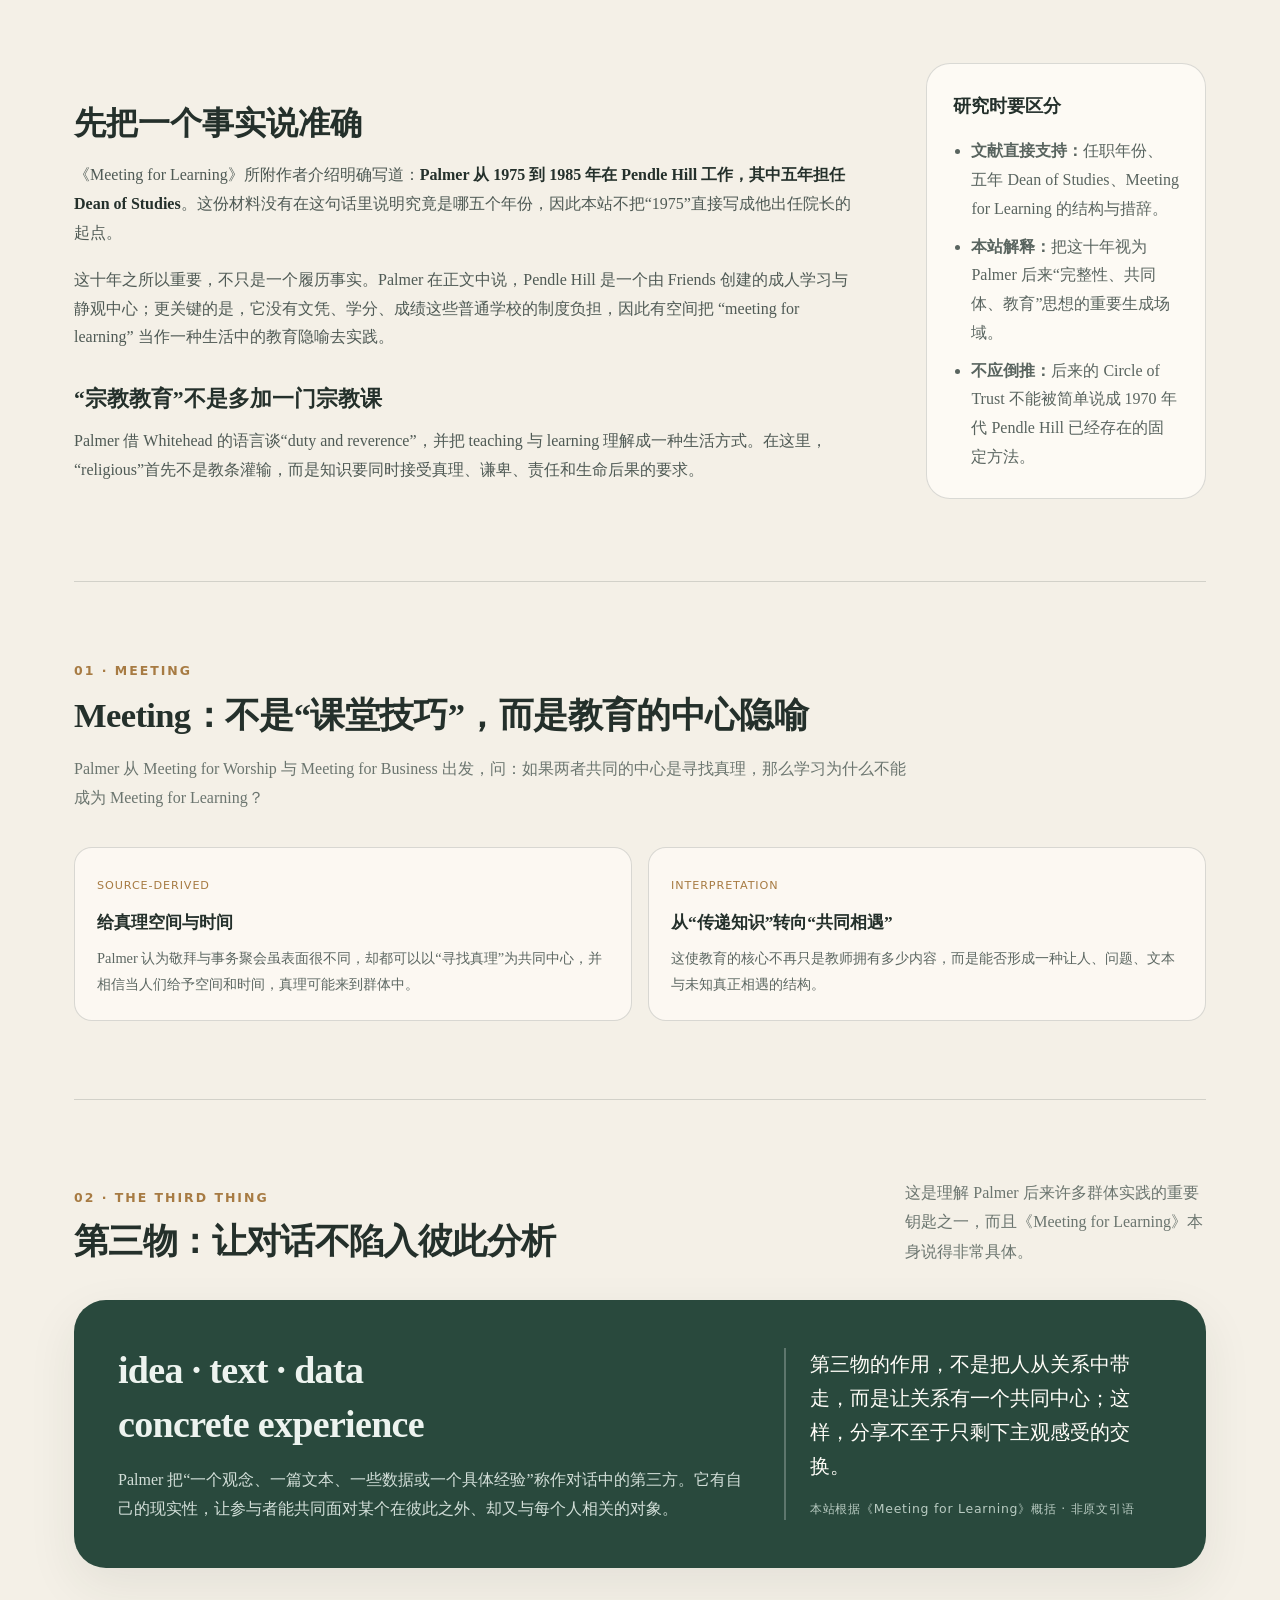
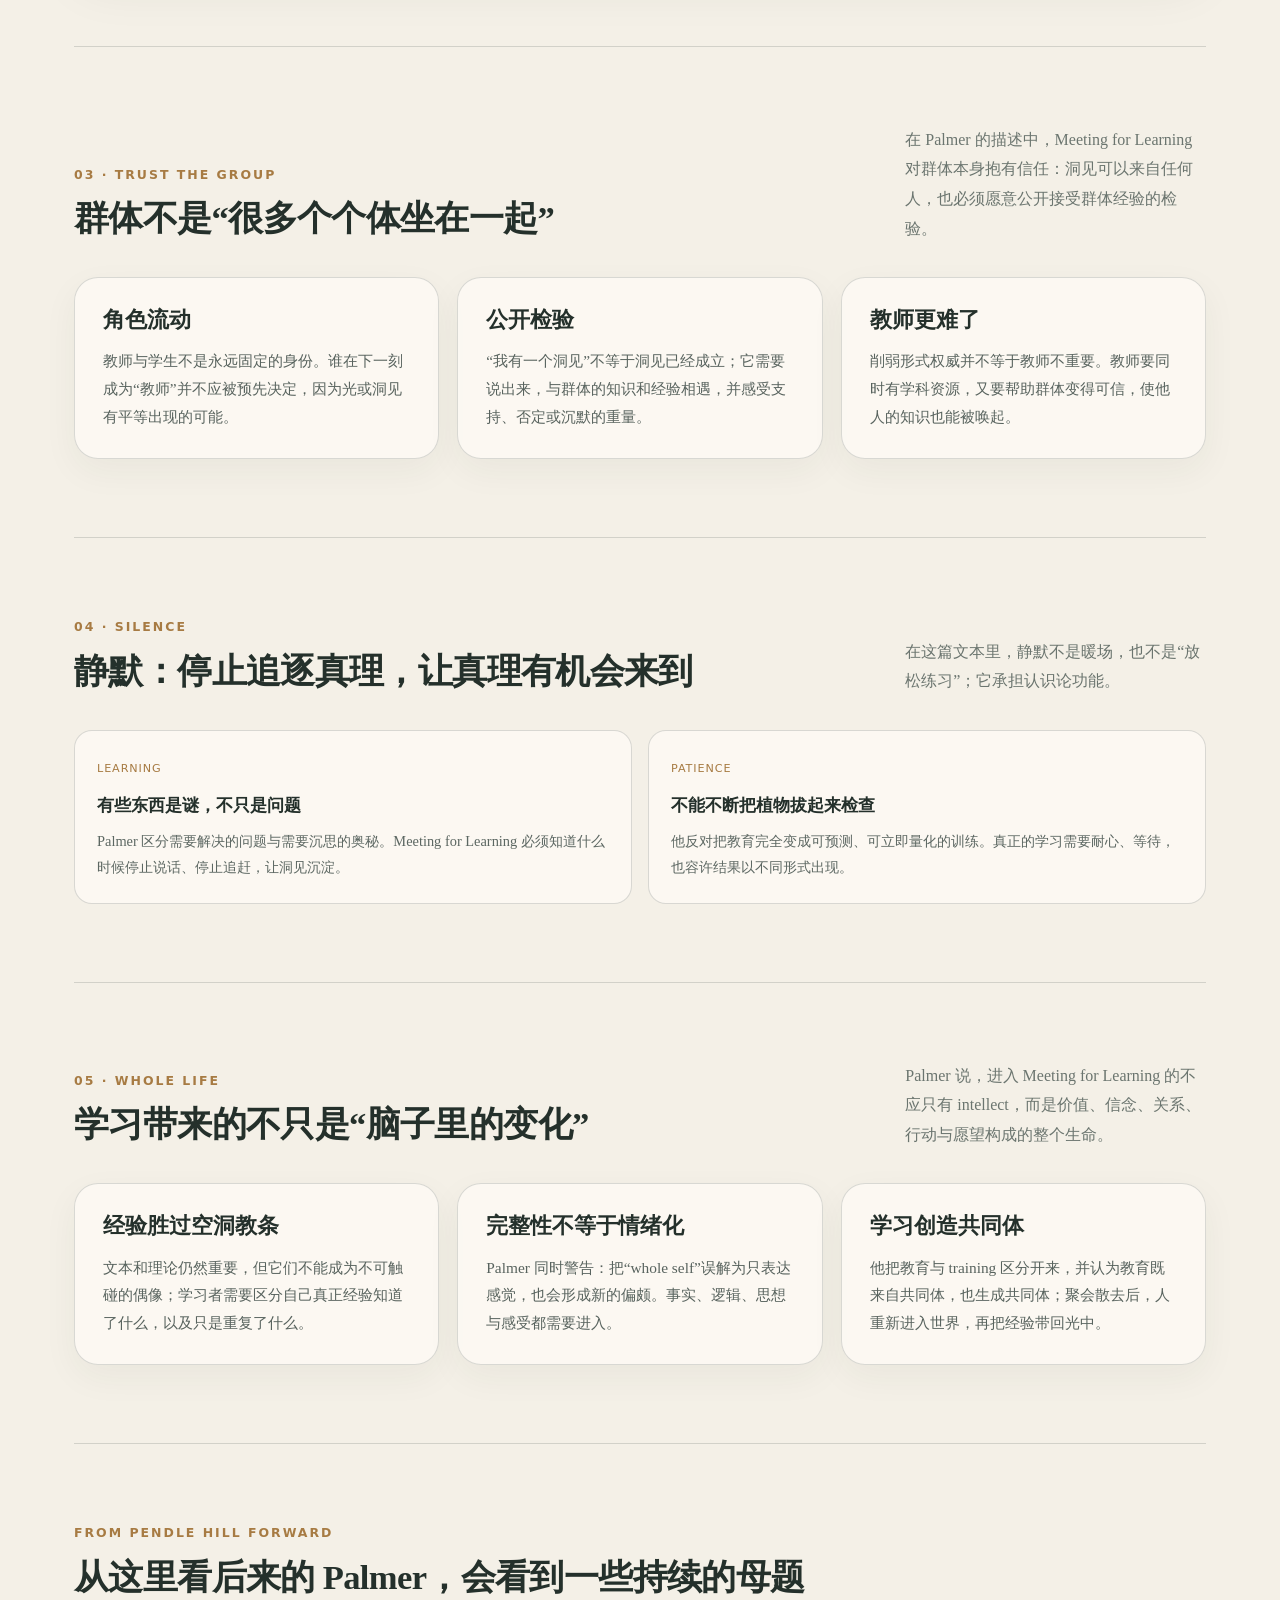
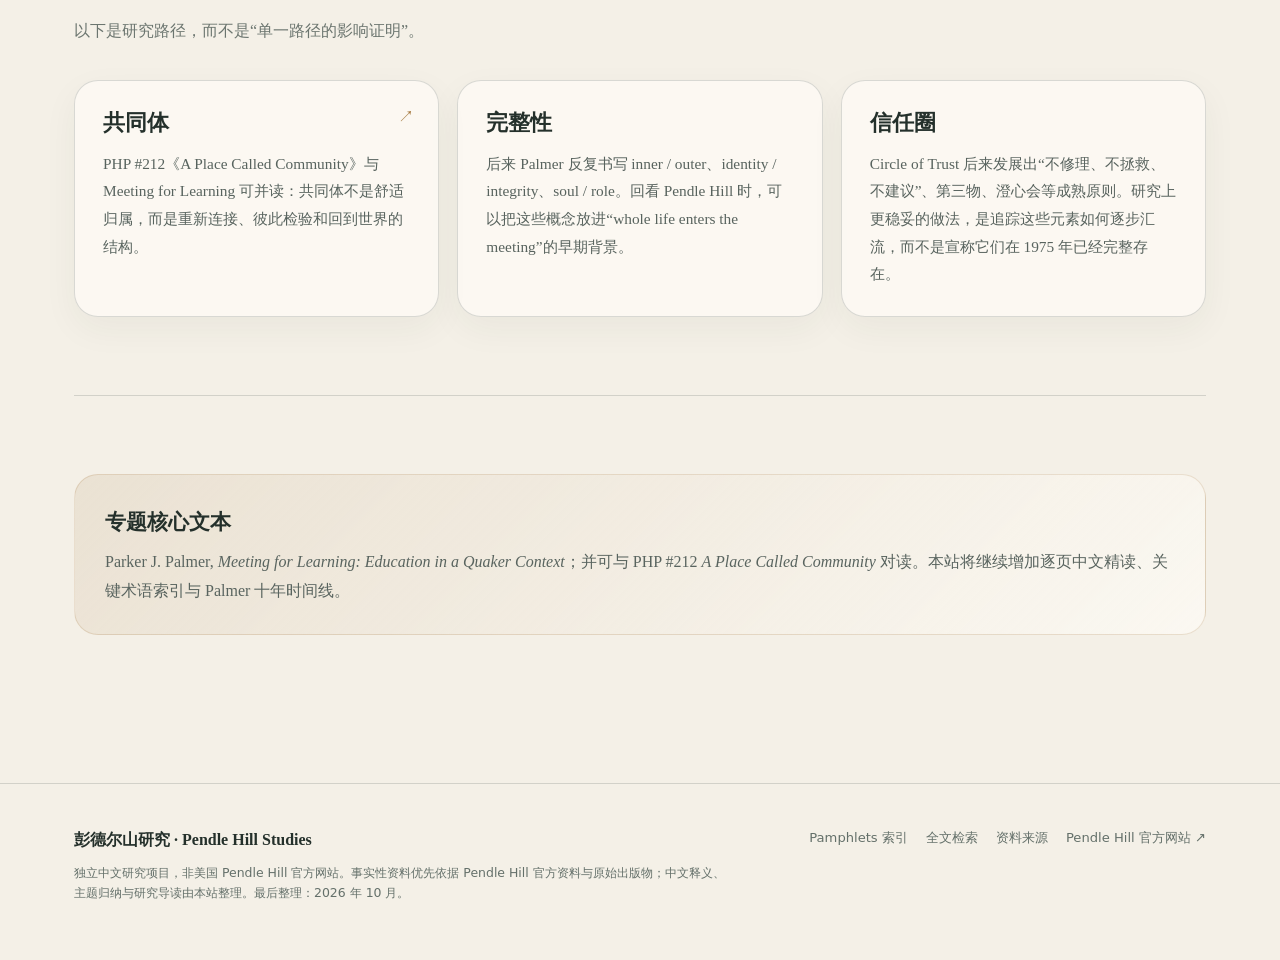
<file: palmer.html>
<!doctype html>
<html lang="zh-CN">
<head>
  <meta charset="utf-8"><meta name="viewport" content="width=device-width,initial-scale=1">
  <meta name="description" content="Parker J. Palmer 在 Pendle Hill 的十年（1975—1985）：Meeting for Learning、共同体、静默、第三物与教育思想。">
  <title>Palmer 在 Pendle Hill 的十年｜彭德尔山研究</title>
  <link rel="icon" href="assets/favicon.svg" type="image/svg+xml">
  <link rel="stylesheet" href="assets/style.css?v=20261004-media1">
</head>
<body data-page="palmer" data-nav="topics">
<header data-site-header></header>
<main id="main">
<div class="page-shell">
  <section class="page-hero">
    <div class="breadcrumbs"><a href="index.html">首页</a> / 专题 / Parker J. Palmer</div>
    <div class="kicker">Special Study · 1975—1985</div>
    <h1>在 Pendle Hill 的十年：<br class="mobile-break">Palmer 的教育思想<br class="mobile-break">怎样长出来</h1>
    <p>Parker J. Palmer 不是先写出一套完整教育理论，再到 Pendle Hill “应用”。《Meeting for Learning》留下了另一幅图景：他在一个不以学位、学分与成绩为中心的成人共同体中，把贵格会的 Meeting、静默、经验与共同辨识重新想成教育的基本结构。</p>
    <div class="metric-grid">
      <div class="metric"><strong>1975</strong><span>进入 Pendle Hill staff</span></div>
      <div class="metric"><strong>10 年</strong><span>1975—1985 任职</span></div>
      <div class="metric"><strong>5 年</strong><span>其中五年任 Dean of Studies</span></div>
      <div class="metric"><strong>PHP 212</strong><span>《A Place Called Community》</span></div>
    </div>
    <div class="topic-nav"><a href="#meeting">Meeting</a><a href="#third">第三物</a><a href="#group">群体</a><a href="#silence">静默</a><a href="#wholeness">完整的人</a><a href="#after">后来的 Palmer</a><a href="psychology.html">宗教与心理学专题 →</a></div>
  </section>

  <section class="section">
    <div class="section-head">
      <div><div class="kicker">Person & Place</div><h2>把 Palmer 放回 Pendle Hill，而不是只读后来的名著</h2></div>
      <p>这十年的意义来自“人”与“地方”的相互塑造：一位后来成为重要教育思想家的作者，在一个没有学位、学分与成绩压力的成人共同体中重新理解学习。</p>
    </div>
    <div class="media-pair">
      <figure class="media-figure">
        <a class="media-link" href="https://commons.wikimedia.org/wiki/File:Parker_J._Palmer.jpg" target="_blank" rel="noopener"><img src="assets/media/parker-palmer.jpg" alt="Parker J. Palmer 肖像" loading="lazy"></a>
        <figcaption class="media-caption"><strong>Parker J. Palmer</strong>照片摄于 2010 年。研究 1975—1985 的 Pendle Hill 十年时，这张较晚的肖像不是“历史现场”，但能把抽象的作者姓名重新还原为具体的人。<span class="media-credit">Sharon L. Palmer · CC BY-SA 3.0 · Wikimedia Commons</span></figcaption>
      </figure>
      <figure class="media-figure">
        <a class="media-link" href="https://commons.wikimedia.org/wiki/File:Barn_Pendle_Hill_Wallingford_PA.jpg" target="_blank" rel="noopener"><img src="assets/media/pendle-hill-barn.jpg" alt="Pendle Hill 校园 Barn 建筑" loading="lazy"></a>
        <figcaption class="media-caption"><strong>Pendle Hill 的 Barn</strong>Palmer 的“Meeting for Learning”不是在抽象课堂里形成的。把文字放回共同生活、敬拜与真实空间中，会更接近它的原始语境。<span class="media-credit">Smallbones · CC0 · Wikimedia Commons</span></figcaption>
      </figure>
    </div>
  </section>

  <section class="section split">
    <article class="prose">
      <h2>先把一个事实说准确</h2>
      <p>《Meeting for Learning》所附作者介绍明确写道：<strong>Palmer 从 1975 到 1985 年在 Pendle Hill 工作，其中五年担任 Dean of Studies</strong>。这份材料没有在这句话里说明究竟是哪五个年份，因此本站不把“1975”直接写成他出任院长的起点。</p>
      <p>这十年之所以重要，不只是一个履历事实。Palmer 在正文中说，Pendle Hill 是一个由 Friends 创建的成人学习与静观中心；更关键的是，它没有文凭、学分、成绩这些普通学校的制度负担，因此有空间把 “meeting for learning” 当作一种生活中的教育隐喻去实践。</p>
      <h3>“宗教教育”不是多加一门宗教课</h3>
      <p>Palmer 借 Whitehead 的语言谈“duty and reverence”，并把 teaching 与 learning 理解成一种生活方式。在这里，“religious”首先不是教条灌输，而是知识要同时接受真理、谦卑、责任和生命后果的要求。</p>
    </article>
    <aside class="sticky-note">
      <h3>研究时要区分</h3>
      <ul>
        <li><strong>文献直接支持：</strong>任职年份、五年 Dean of Studies、Meeting for Learning 的结构与措辞。</li>
        <li><strong>本站解释：</strong>把这十年视为 Palmer 后来“完整性、共同体、教育”思想的重要生成场域。</li>
        <li><strong>不应倒推：</strong>后来的 Circle of Trust 不能被简单说成 1970 年代 Pendle Hill 已经存在的固定方法。</li>
      </ul>
    </aside>
  </section>

  <section class="section topic-section" id="meeting">
    <div class="section-head section-head--wide"><div><div class="kicker">01 · Meeting</div><h2>Meeting：不是“课堂技巧”，而是教育的中心隐喻</h2></div><p>Palmer 从 Meeting for Worship 与 Meeting for Business 出发，问：如果两者共同的中心是寻找真理，那么学习为什么不能成为 Meeting for Learning？</p></div>
    <div class="evidence-grid">
      <div class="evidence-card"><span class="evidence-type">SOURCE-DERIVED</span><h3>给真理空间与时间</h3><p>Palmer 认为敬拜与事务聚会虽表面很不同，却都可以以“寻找真理”为共同中心，并相信当人们给予空间和时间，真理可能来到群体中。</p></div>
      <div class="evidence-card"><span class="evidence-type">INTERPRETATION</span><h3>从“传递知识”转向“共同相遇”</h3><p>这使教育的核心不再只是教师拥有多少内容，而是能否形成一种让人、问题、文本与未知真正相遇的结构。</p></div>
    </div>
  </section>

  <section class="section topic-section" id="third">
    <div class="section-head"><div><div class="kicker">02 · The Third Thing</div><h2>第三物：让对话不陷入彼此分析</h2></div><p>这是理解 Palmer 后来许多群体实践的重要钥匙之一，而且《Meeting for Learning》本身说得非常具体。</p></div>
    <div class="band">
      <div><h2>idea · text · data<br><span class="keep-title">concrete experience</span></h2><p>Palmer 把“一个观念、一篇文本、一些数据或一个具体经验”称作对话中的第三方。它有自己的现实性，让参与者能共同面对某个在彼此之外、却又与每个人相关的对象。</p></div>
      <div class="quote">第三物的作用，不是把人从关系中带走，而是让关系有一个共同中心；这样，分享不至于只剩下主观感受的交换。<small>本站根据《Meeting for Learning》概括 · 非原文引语</small></div>
    </div>
  </section>

  <section class="section topic-section" id="group">
    <div class="section-head"><div><div class="kicker">03 · Trust the Group</div><h2>群体不是“很多个个体坐在一起”</h2></div><p>在 Palmer 的描述中，Meeting for Learning 对群体本身抱有信任：洞见可以来自任何人，也必须愿意公开接受群体经验的检验。</p></div>
    <div class="grid-3">
      <div class="card"><h3>角色流动</h3><p>教师与学生不是永远固定的身份。谁在下一刻成为“教师”并不应被预先决定，因为光或洞见有平等出现的可能。</p></div>
      <div class="card"><h3>公开检验</h3><p>“我有一个洞见”不等于洞见已经成立；它需要说出来，与群体的知识和经验相遇，并感受支持、否定或沉默的重量。</p></div>
      <div class="card"><h3>教师更难了</h3><p>削弱形式权威并不等于教师不重要。教师要同时有学科资源，又要帮助群体变得可信，使他人的知识也能被唤起。</p></div>
    </div>
  </section>

  <section class="section topic-section" id="silence">
    <div class="section-head"><div><div class="kicker">04 · Silence</div><h2>静默：停止追逐真理，让真理有机会来到</h2></div><p>在这篇文本里，静默不是暖场，也不是“放松练习”；它承担认识论功能。</p></div>
    <div class="evidence-grid">
      <div class="evidence-card"><span class="evidence-type">LEARNING</span><h3>有些东西是谜，不只是问题</h3><p>Palmer 区分需要解决的问题与需要沉思的奥秘。Meeting for Learning 必须知道什么时候停止说话、停止追赶，让洞见沉淀。</p></div>
      <div class="evidence-card"><span class="evidence-type">PATIENCE</span><h3>不能不断把植物拔起来检查</h3><p>他反对把教育完全变成可预测、可立即量化的训练。真正的学习需要耐心、等待，也容许结果以不同形式出现。</p></div>
    </div>
  </section>

  <section class="section topic-section" id="wholeness">
    <div class="section-head"><div><div class="kicker">05 · Whole Life</div><h2>学习带来的不只是“脑子里的变化”</h2></div><p>Palmer 说，进入 Meeting for Learning 的不应只有 intellect，而是价值、信念、关系、行动与愿望构成的整个生命。</p></div>
    <div class="grid-3">
      <div class="card"><h3>经验胜过空洞教条</h3><p>文本和理论仍然重要，但它们不能成为不可触碰的偶像；学习者需要区分自己真正经验知道了什么，以及只是重复了什么。</p></div>
      <div class="card"><h3>完整性不等于情绪化</h3><p>Palmer 同时警告：把“whole self”误解为只表达感觉，也会形成新的偏颇。事实、逻辑、思想与感受都需要进入。</p></div>
      <div class="card"><h3>学习创造共同体</h3><p>他把教育与 training 区分开来，并认为教育既来自共同体，也生成共同体；聚会散去后，人重新进入世界，再把经验带回光中。</p></div>
    </div>
  </section>

  <section class="section topic-section" id="after">
    <div class="section-head section-head--wide"><div><div class="kicker">From Pendle Hill Forward</div><h2>从这里看后来的 Palmer，会看到一些持续的母题</h2></div><p>以下是研究路径，而不是“单一路径的影响证明”。</p></div>
    <div class="grid-3">
      <a class="card card-link" href="pamphlets.html#php-212"><h3>共同体</h3><p>PHP #212《A Place Called Community》与 Meeting for Learning 可并读：共同体不是舒适归属，而是重新连接、彼此检验和回到世界的结构。</p></a>
      <div class="card"><h3>完整性</h3><p>后来 Palmer 反复书写 inner / outer、identity / integrity、soul / role。回看 Pendle Hill 时，可以把这些概念放进“whole life enters the meeting”的早期背景。</p></div>
      <div class="card"><h3>信任圈</h3><p>Circle of Trust 后来发展出“不修理、不拯救、不建议”、第三物、澄心会等成熟原则。研究上更稳妥的做法，是追踪这些元素如何逐步汇流，而不是宣称它们在 1975 年已经完整存在。</p></div>
    </div>
  </section>

  <section class="section">
    <div class="callout"><h3>专题核心文本</h3><p>Parker J. Palmer, <em>Meeting for Learning: Education in a Quaker Context</em>；并可与 PHP #212 <em>A Place Called Community</em> 对读。本站将继续增加逐页中文精读、关键术语索引与 Palmer 十年时间线。</p></div>
  </section>
</div>
</main>
<footer data-site-footer></footer>
<script src="assets/site.js"></script>
<script src="assets/research.js"></script>
</body>
</html>
</file>
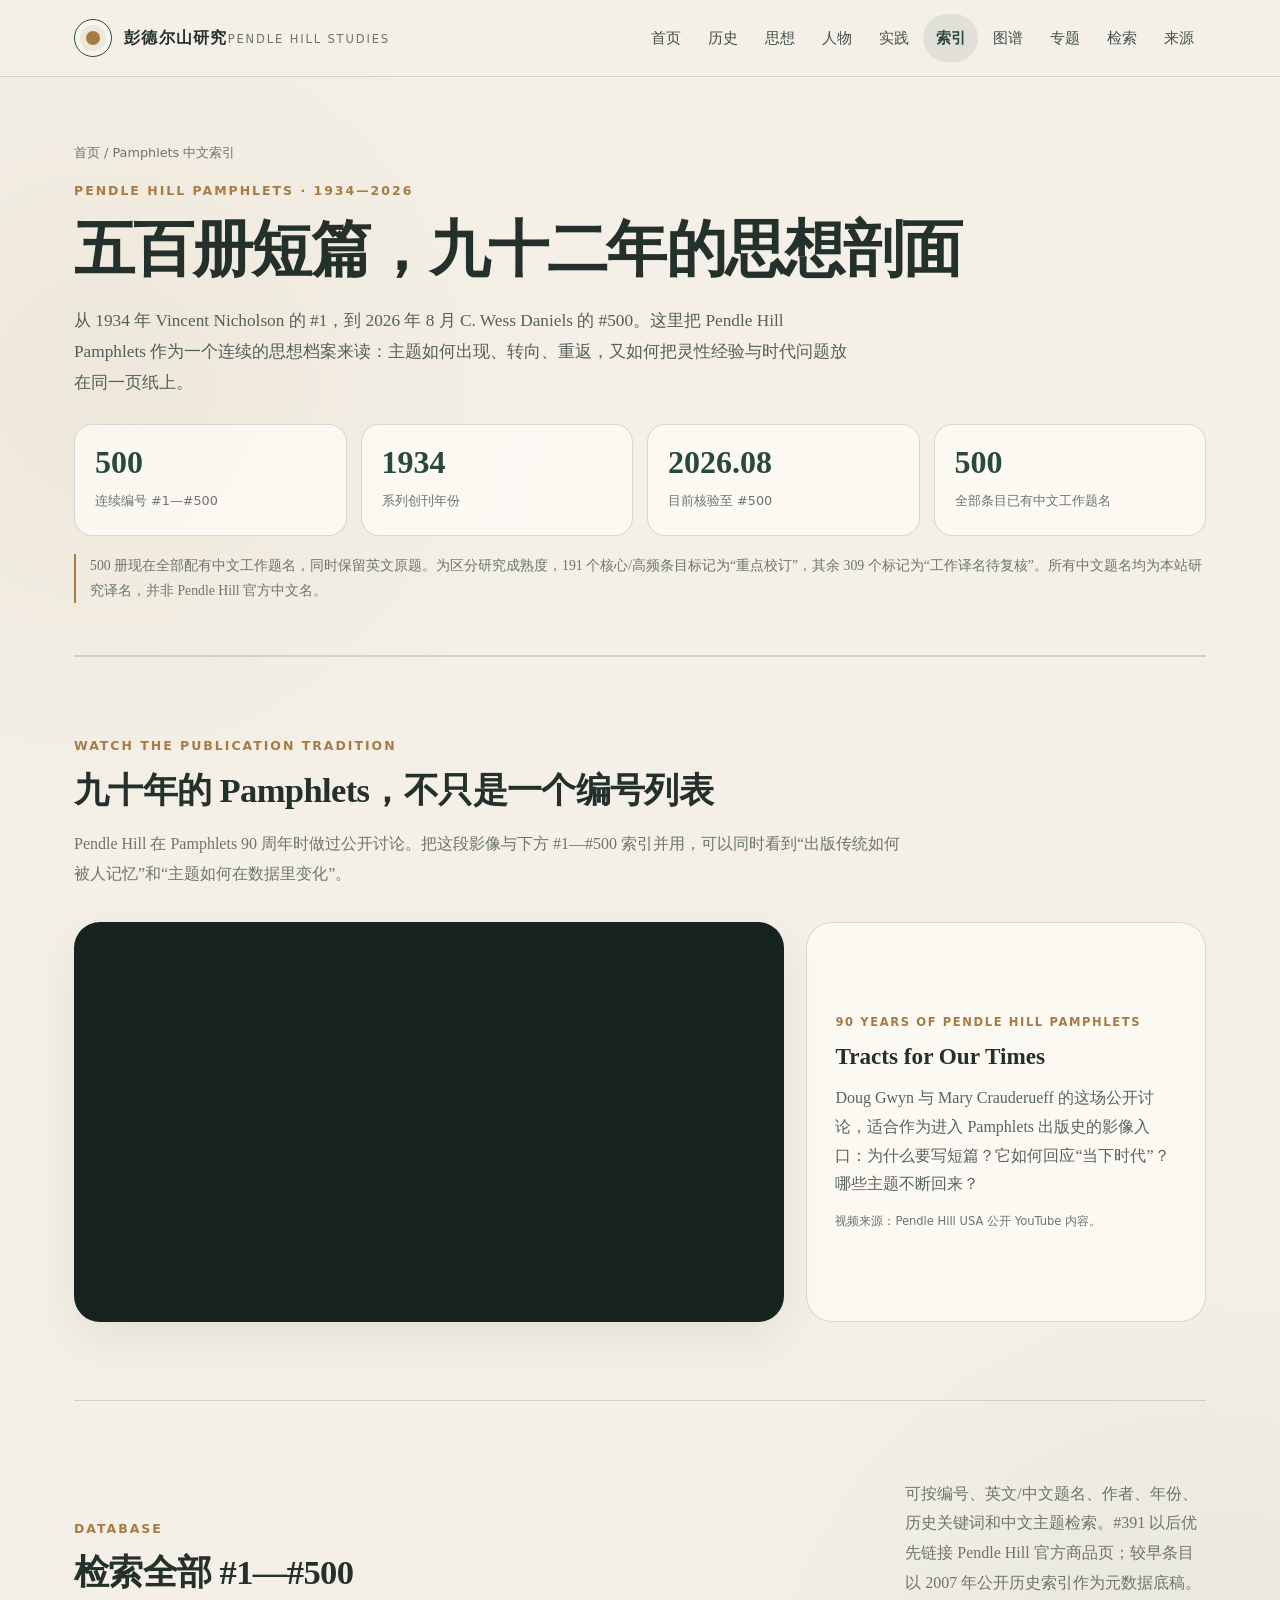
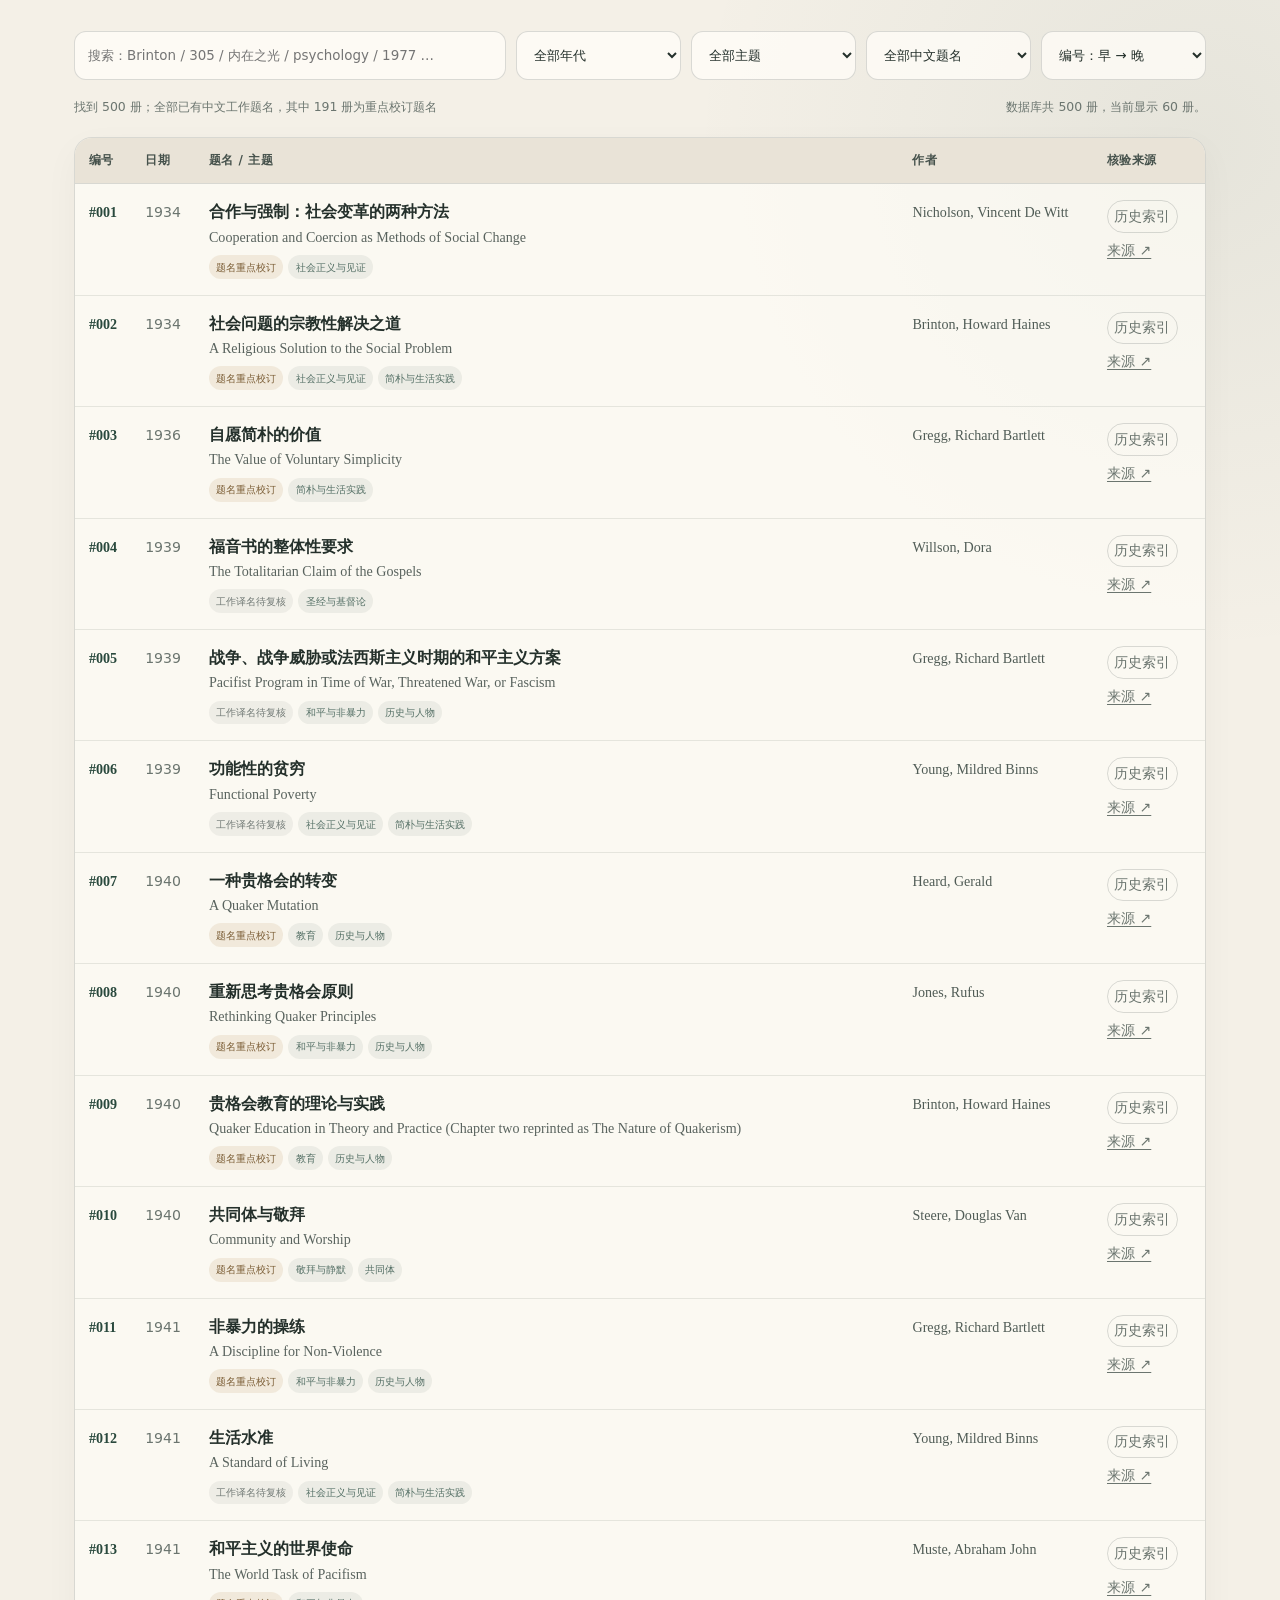
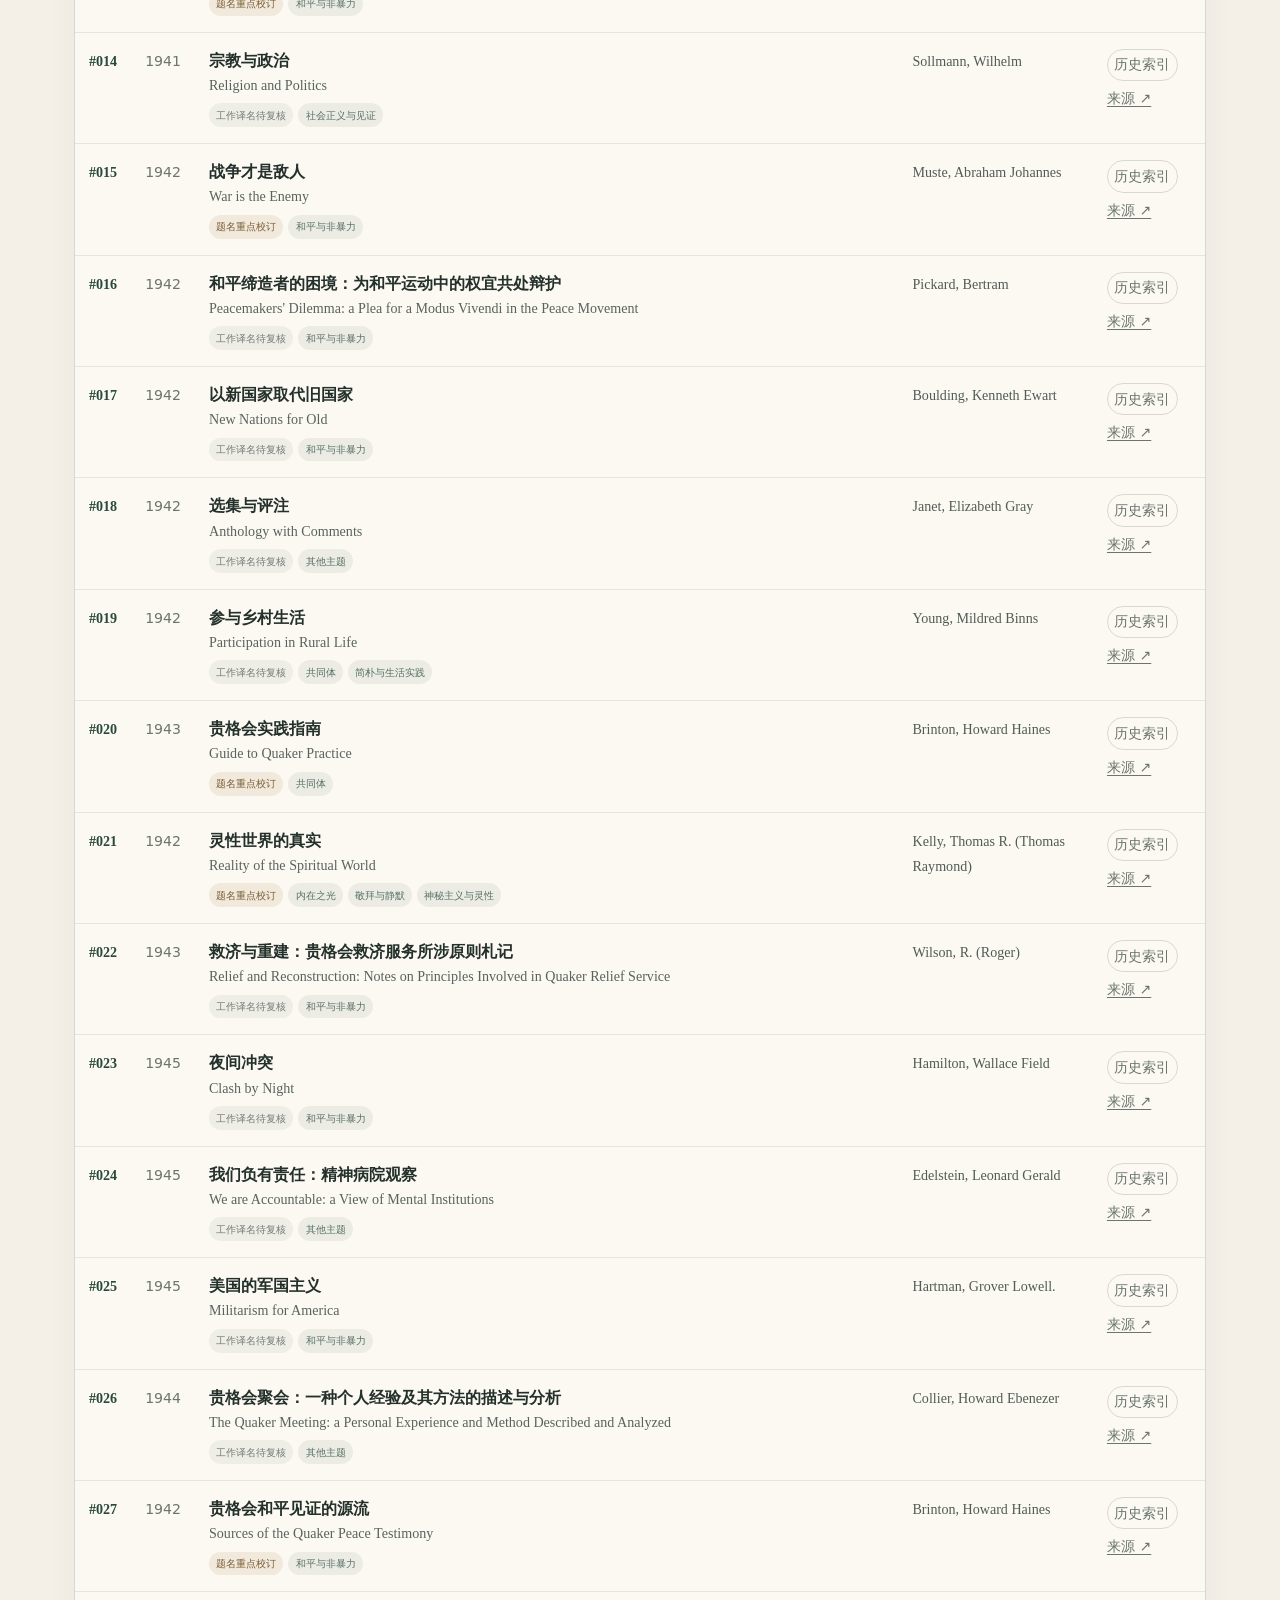
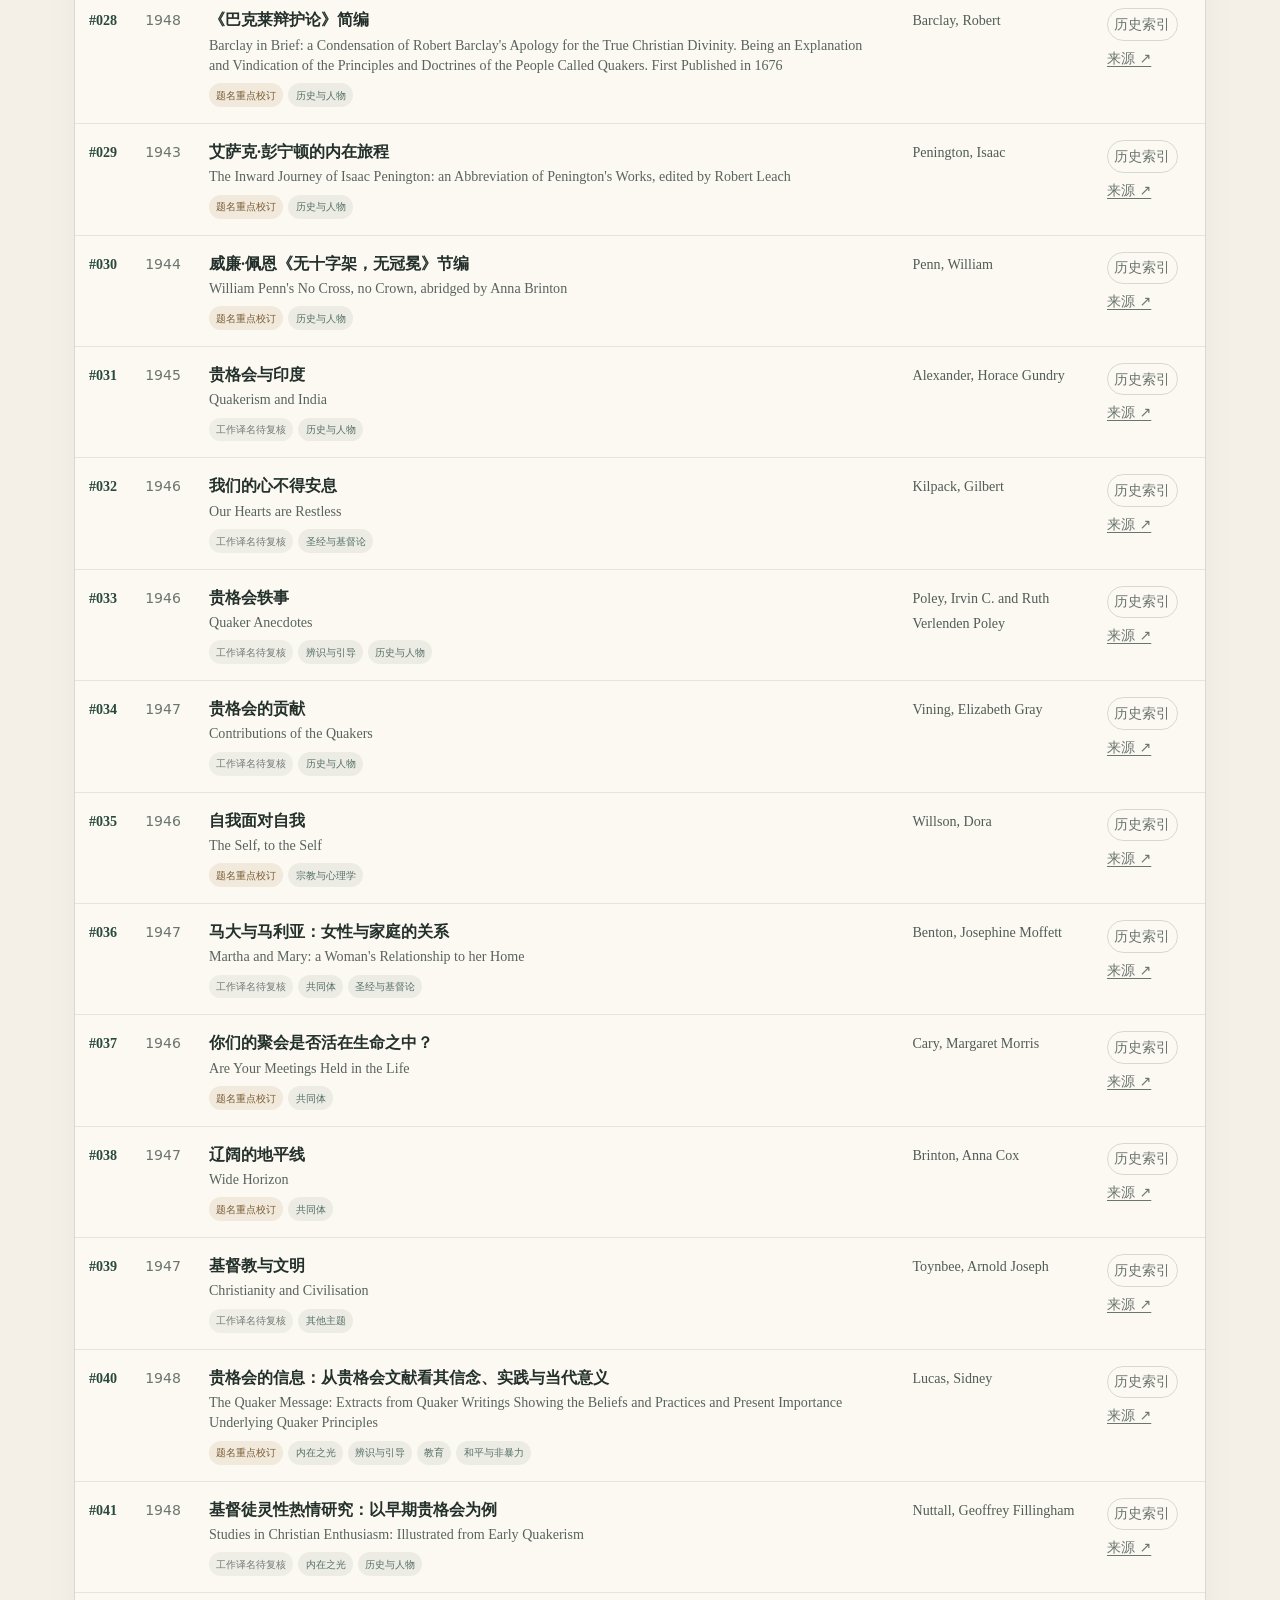
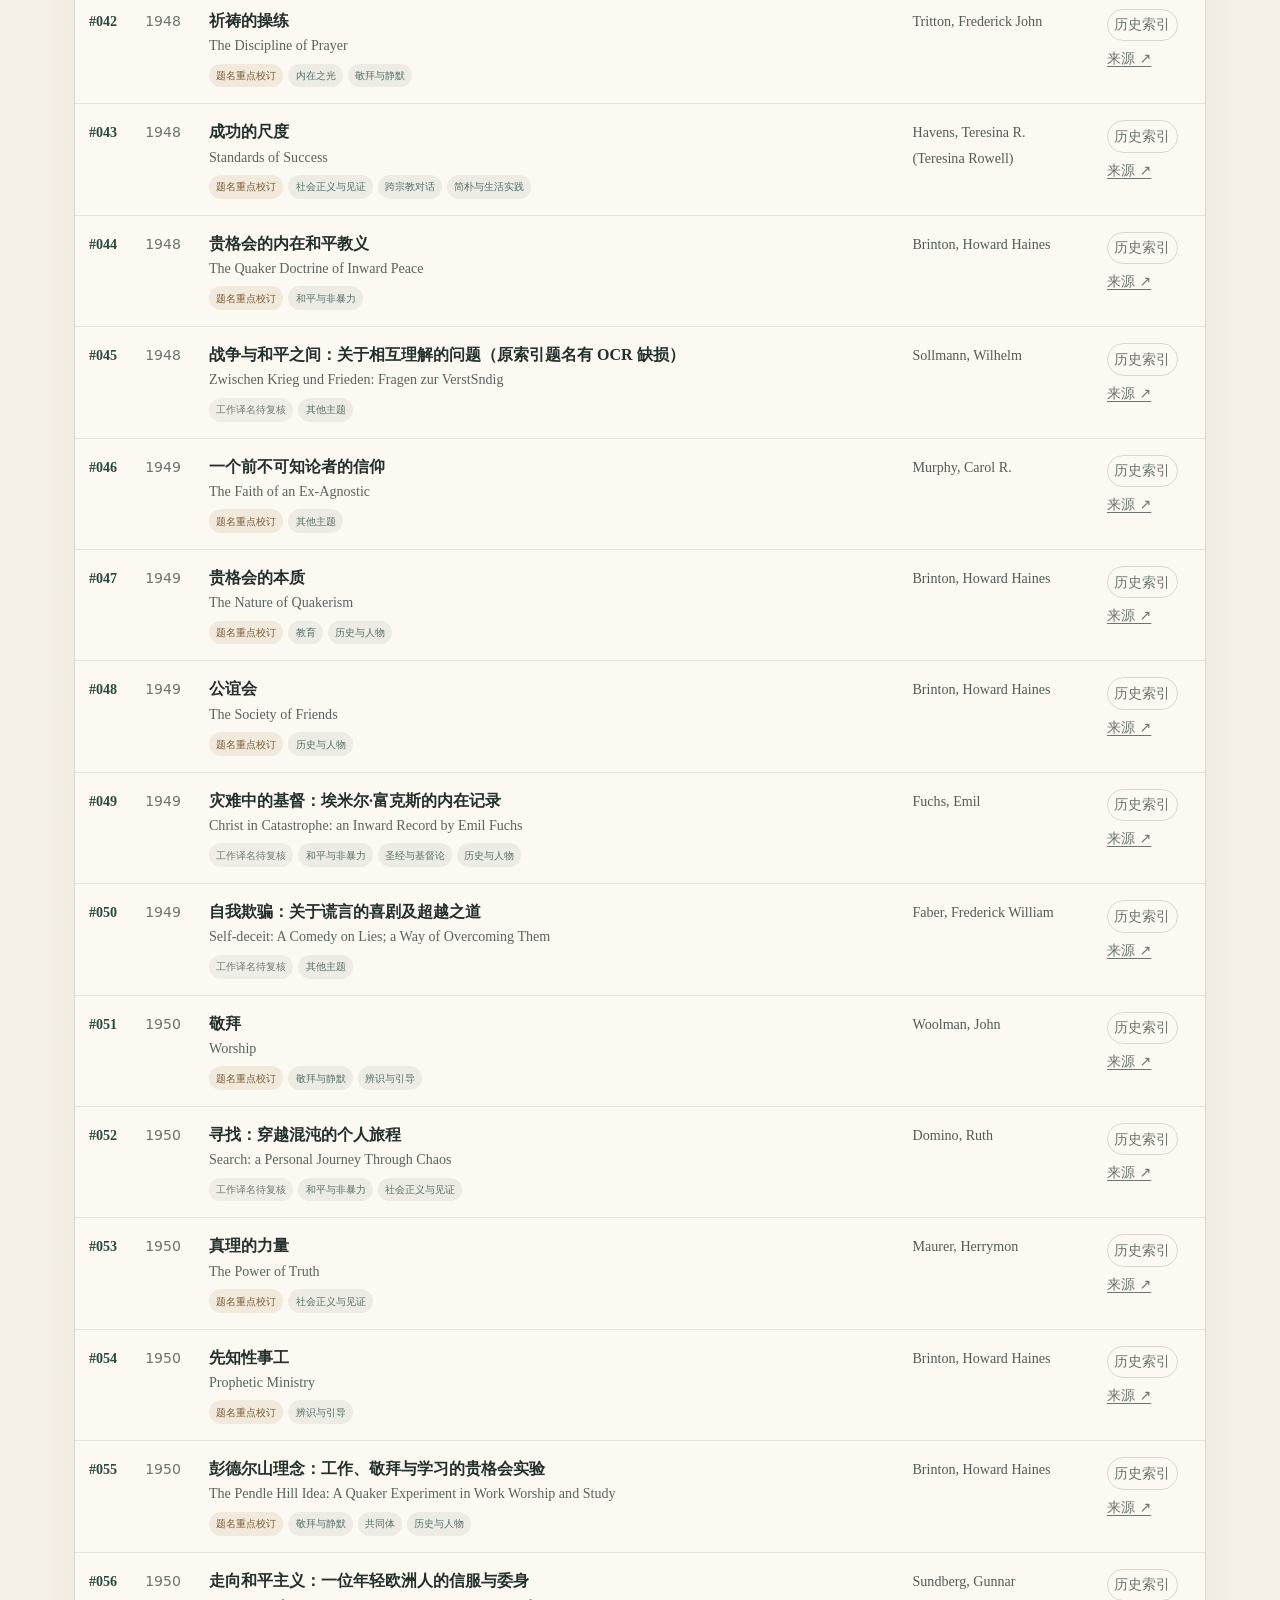
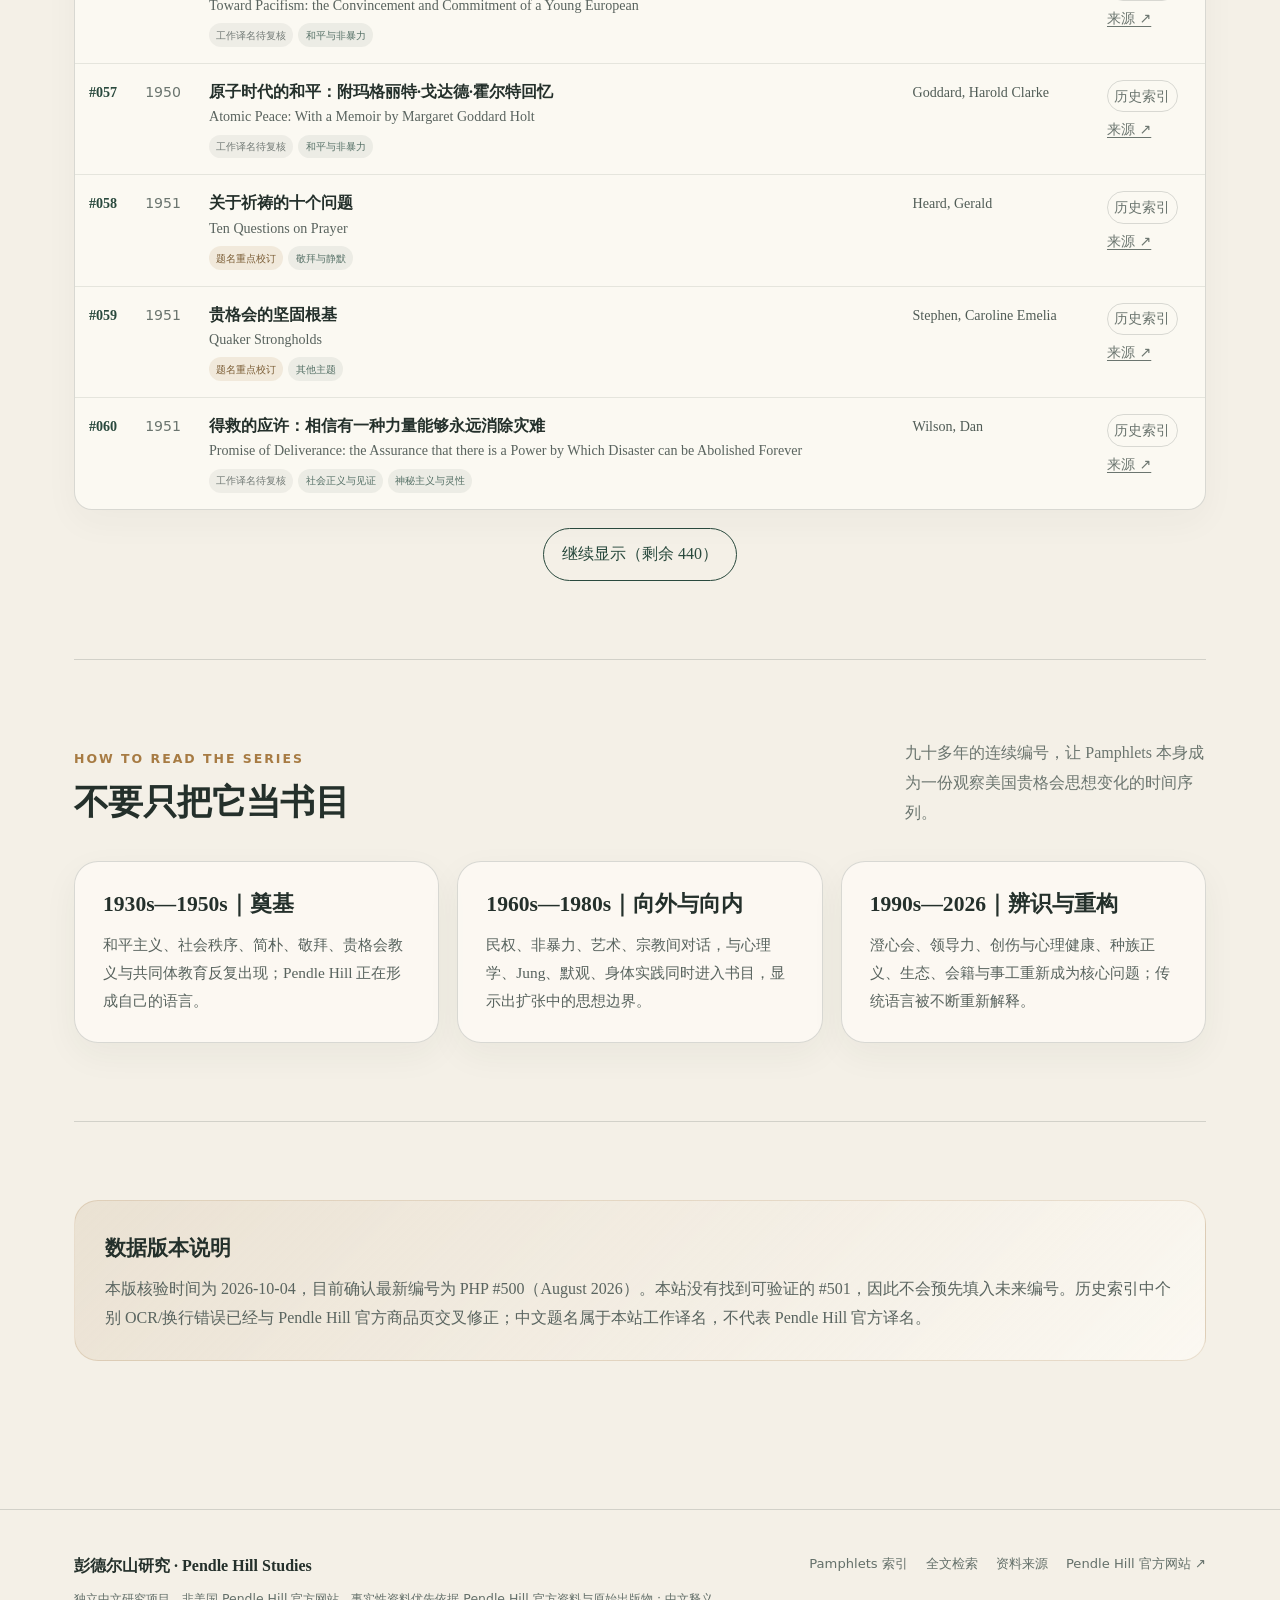
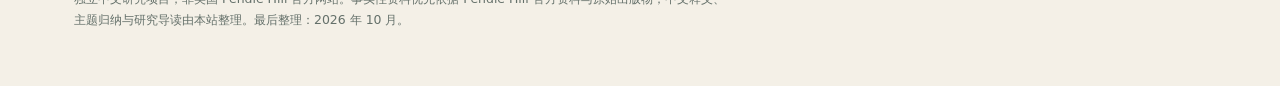
<file: pamphlets.html>
<!doctype html>
<html lang="zh-CN">
<head>
  <meta charset="utf-8"><meta name="viewport" content="width=device-width,initial-scale=1">
  <meta name="description" content="Pendle Hill Pamphlets 1934—2026 中文研究索引：#1—#500，按编号、年代、作者与主题检索。">
  <title>Pendle Hill Pamphlets 中文索引｜彭德尔山研究</title>
  <link rel="icon" href="assets/favicon.svg" type="image/svg+xml">
  <link rel="stylesheet" href="assets/style.css?v=20261004-media1">
</head>
<body data-page="pamphlets">
<header data-site-header></header>
<main id="main">
<div class="page-shell">
  <section class="page-hero">
    <div class="breadcrumbs"><a href="index.html">首页</a> / Pamphlets 中文索引</div>
    <div class="kicker">Pendle Hill Pamphlets · 1934—2026</div>
    <h1>五百册短篇，<br class="mobile-break">九十二年的思想剖面</h1>
    <p>从 1934 年 Vincent Nicholson 的 #1，到 2026 年 8 月 C. Wess Daniels 的 #500。这里把 Pendle Hill Pamphlets 作为一个连续的思想档案来读：主题如何出现、转向、重返，又如何把灵性经验与时代问题放在同一页纸上。</p>
    <div class="metric-grid">
      <div class="metric"><strong>500</strong><span>连续编号 #1—#500</span></div>
      <div class="metric"><strong>1934</strong><span>系列创刊年份</span></div>
      <div class="metric"><strong>2026.08</strong><span>目前核验至 #500</span></div>
      <div class="metric"><strong>500</strong><span>全部条目已有中文工作题名</span></div>
    </div>
    <div class="research-note">500 册现在全部配有中文工作题名，同时保留英文原题。为区分研究成熟度，191 个核心/高频条目标记为“重点校订”，其余 309 个标记为“工作译名待复核”。所有中文题名均为本站研究译名，并非 Pendle Hill 官方中文名。</div>
  </section>

  <section class="section">
    <div class="section-head section-head--wide">
      <div><div class="kicker">Watch the Publication Tradition</div><h2>九十年的 Pamphlets，不只是一个编号列表</h2></div>
      <p>Pendle Hill 在 Pamphlets 90 周年时做过公开讨论。把这段影像与下方 #1—#500 索引并用，可以同时看到“出版传统如何被人记忆”和“主题如何在数据里变化”。</p>
    </div>
    <div class="video-panel">
      <div class="video-frame">
        <iframe loading="lazy" src="https://www.youtube-nocookie.com/embed/b4mlHPKQHlQ" title="Tracts for Our Times — 90 years of Pendle Hill Pamphlets" allow="accelerometer; autoplay; clipboard-write; encrypted-media; gyroscope; picture-in-picture; web-share" allowfullscreen></iframe>
      </div>
      <div class="video-copy">
        <div class="video-kicker">90 Years of Pendle Hill Pamphlets</div>
        <h3>Tracts for Our Times</h3>
        <p>Doug Gwyn 与 Mary Crauderueff 的这场公开讨论，适合作为进入 Pamphlets 出版史的影像入口：为什么要写短篇？它如何回应“当下时代”？哪些主题不断回来？</p>
        <div class="media-note">视频来源：Pendle Hill USA 公开 YouTube 内容。</div>
      </div>
    </div>
  </section>

  <section class="section" data-pamphlet-index>
    <div class="section-head">
      <div><div class="kicker">Database</div><h2>检索全部 #1—#500</h2></div>
      <p>可按编号、英文/中文题名、作者、年份、历史关键词和中文主题检索。#391 以后优先链接 Pendle Hill 官方商品页；较早条目以 2007 年公开历史索引作为元数据底稿。</p>
    </div>

    <div class="research-toolbar">
      <input data-pamphlet-search type="search" placeholder="搜索：Brinton / 305 / 内在之光 / psychology / 1977 …" aria-label="搜索 Pamphlets">
      <select data-pamphlet-decade aria-label="按年代"><option value="">全部年代</option></select>
      <select data-pamphlet-topic aria-label="按主题"><option value="">全部主题</option></select>
      <select data-pamphlet-translation aria-label="按中文题名状态">
        <option value="">全部中文题名</option>
        <option value="reviewed">重点校订题名</option>
        <option value="working">工作译名待复核</option>
      </select>
      <select data-pamphlet-order aria-label="排序">
        <option value="number-asc">编号：早 → 晚</option>
        <option value="number-desc">编号：晚 → 早</option>
        <option value="year-desc">年份：新 → 旧</option>
        <option value="author">作者 A → Z</option>
      </select>
    </div>

    <div class="database-status">
      <span data-pamphlet-summary>正在读取数据库…</span>
      <span data-pamphlet-status>载入中</span>
    </div>

    <div class="pamphlet-table-wrap">
      <table class="pamphlet-table">
        <thead><tr><th>编号</th><th>日期</th><th>题名 / 主题</th><th>作者</th><th>核验来源</th></tr></thead>
        <tbody data-pamphlet-rows></tbody>
      </table>
    </div>
    <div class="more-row"><button class="more-button" data-pamphlet-more type="button">继续显示</button></div>
  </section>

  <section class="section">
    <div class="section-head">
      <div><div class="kicker">How to Read the Series</div><h2>不要只把它当书目</h2></div>
      <p>九十多年的连续编号，让 Pamphlets 本身成为一份观察美国贵格会思想变化的时间序列。</p>
    </div>
    <div class="grid-3">
      <div class="card"><h3>1930s—1950s｜奠基</h3><p>和平主义、社会秩序、简朴、敬拜、贵格会教义与共同体教育反复出现；Pendle Hill 正在形成自己的语言。</p></div>
      <div class="card"><h3>1960s—1980s｜向外与向内</h3><p>民权、非暴力、艺术、宗教间对话，与心理学、Jung、默观、身体实践同时进入书目，显示出扩张中的思想边界。</p></div>
      <div class="card"><h3>1990s—2026｜辨识与重构</h3><p>澄心会、领导力、创伤与心理健康、种族正义、生态、会籍与事工重新成为核心问题；传统语言被不断重新解释。</p></div>
    </div>
  </section>

  <section class="section">
    <div class="callout"><h3>数据版本说明</h3><p>本版核验时间为 2026-10-04，目前确认最新编号为 PHP #500（August 2026）。本站没有找到可验证的 #501，因此不会预先填入未来编号。历史索引中个别 OCR/换行错误已经与 Pendle Hill 官方商品页交叉修正；中文题名属于本站工作译名，不代表 Pendle Hill 官方译名。</p></div>
  </section>
</div>
</main>
<footer data-site-footer></footer>
<script src="assets/site.js"></script>
<script src="assets/research.js"></script>
</body>
</html>
</file>
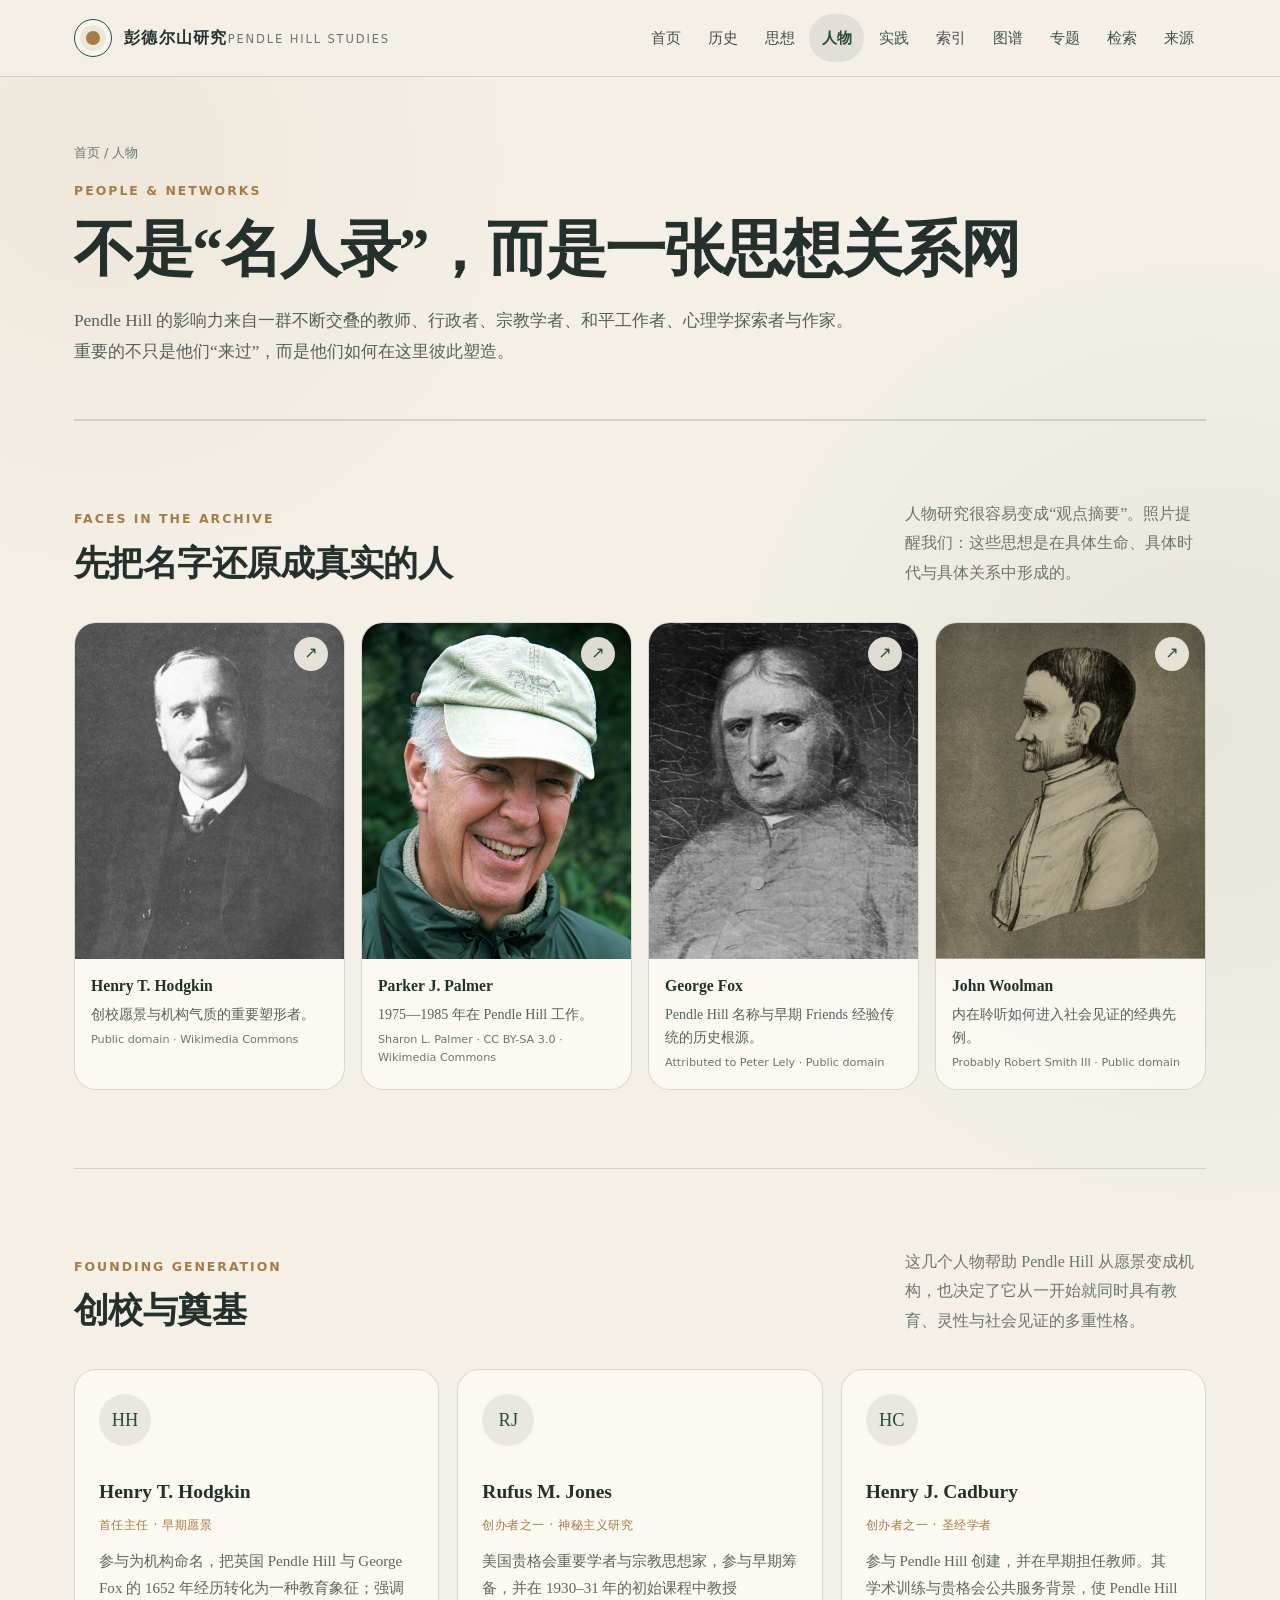
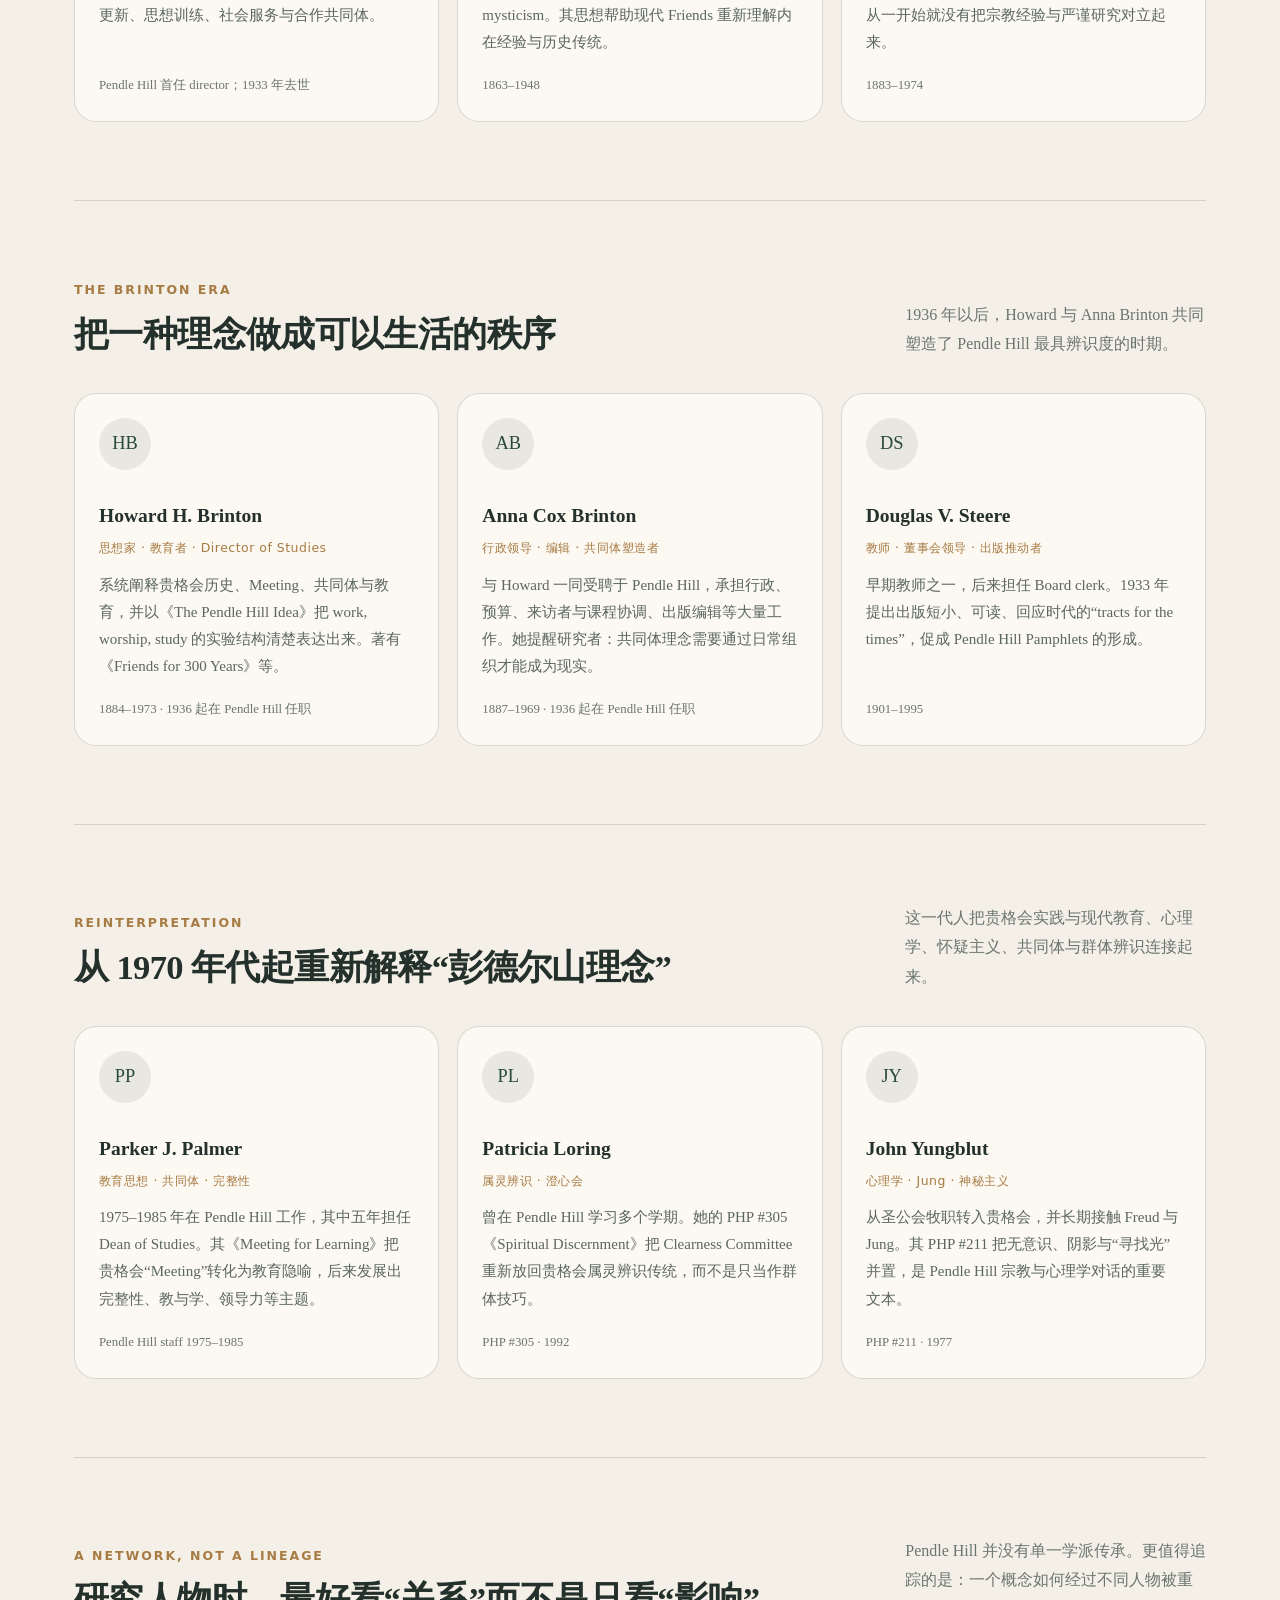
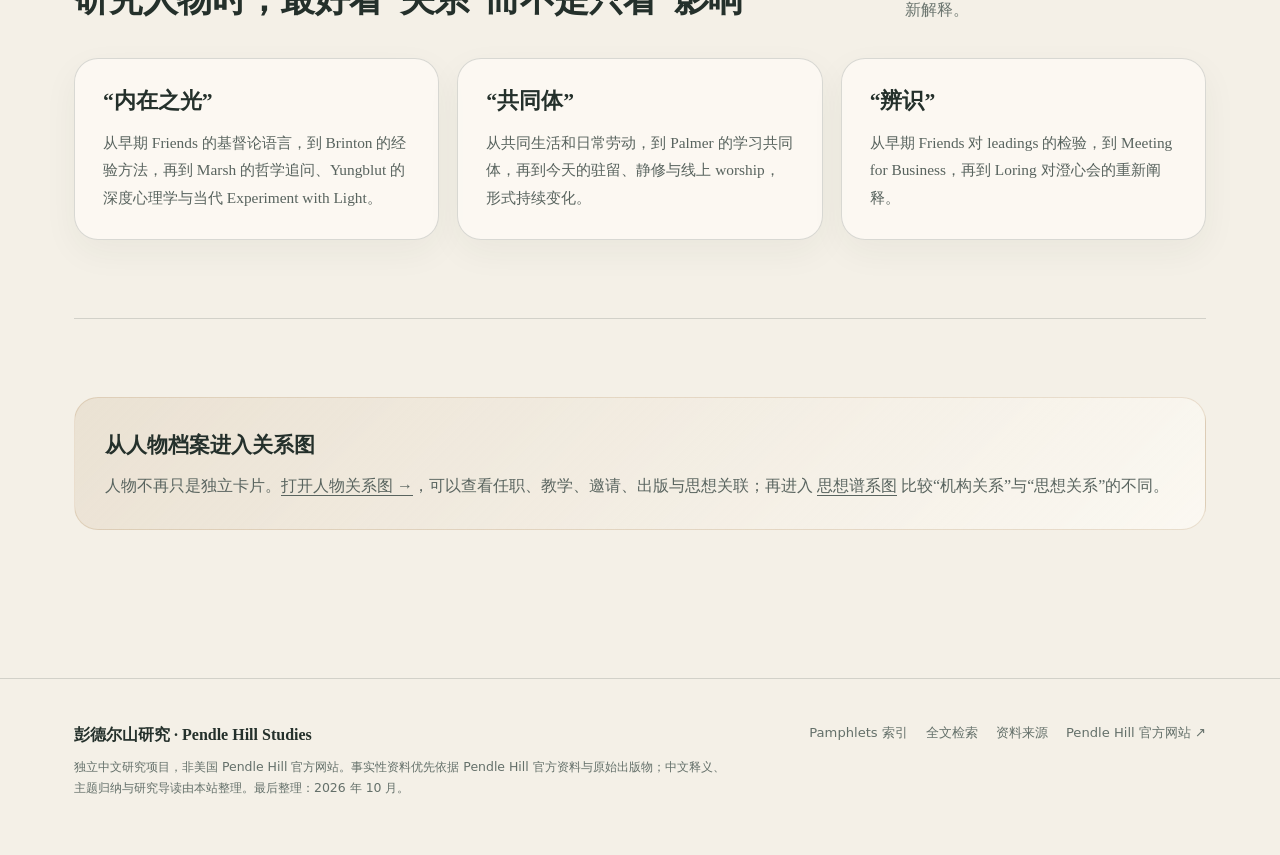
<file: people.html>
<!doctype html>
<html lang="zh-CN">
<head>
  <meta charset="utf-8"><meta name="viewport" content="width=device-width,initial-scale=1">
  <meta name="description" content="Pendle Hill 关键人物研究：Henry Hodgkin、Rufus Jones、Howard 与 Anna Brinton、Douglas Steere、Parker Palmer、Patricia Loring 等。">
  <title>人物｜彭德尔山研究</title>
  <link rel="icon" href="assets/favicon.svg" type="image/svg+xml">
  <link rel="stylesheet" href="assets/style.css?v=20261004-media1">
</head>
<body data-page="people">
<header data-site-header></header>
<main id="main">
<div class="page-shell">
  <section class="page-hero">
    <div class="breadcrumbs"><a href="index.html">首页</a> / 人物</div>
    <div class="kicker">People & Networks</div>
    <h1>不是“名人录”，<br class="mobile-break">而是一张思想关系网</h1>
    <p>Pendle Hill 的影响力来自一群不断交叠的教师、行政者、宗教学者、和平工作者、心理学探索者与作家。重要的不只是他们“来过”，而是他们如何在这里彼此塑造。</p>
  </section>

  <section class="section">
    <div class="section-head">
      <div><div class="kicker">Faces in the Archive</div><h2>先把名字还原成真实的人</h2></div>
      <p>人物研究很容易变成“观点摘要”。照片提醒我们：这些思想是在具体生命、具体时代与具体关系中形成的。</p>
    </div>
    <div class="portrait-grid">
      <figure class="portrait-card">
        <a class="media-link" href="https://commons.wikimedia.org/wiki/File:HenryHodgkin.jpg" target="_blank" rel="noopener"><img src="assets/media/henry-hodgkin.jpg" alt="Henry T. Hodgkin 肖像" loading="lazy"></a>
        <figcaption class="media-caption"><strong>Henry T. Hodgkin</strong>创校愿景与机构气质的重要塑形者。<span class="media-credit">Public domain · Wikimedia Commons</span></figcaption>
      </figure>
      <figure class="portrait-card">
        <a class="media-link" href="https://commons.wikimedia.org/wiki/File:Parker_J._Palmer.jpg" target="_blank" rel="noopener"><img src="assets/media/parker-palmer.jpg" alt="Parker J. Palmer 肖像" loading="lazy"></a>
        <figcaption class="media-caption"><strong>Parker J. Palmer</strong>1975—1985 年在 Pendle Hill 工作。<span class="media-credit">Sharon L. Palmer · CC BY-SA 3.0 · Wikimedia Commons</span></figcaption>
      </figure>
      <figure class="portrait-card">
        <a class="media-link" href="https://commons.wikimedia.org/wiki/File:Fox_by_Lely_2.jpg" target="_blank" rel="noopener"><img src="assets/media/george-fox.jpg" alt="George Fox 肖像" loading="lazy"></a>
        <figcaption class="media-caption"><strong>George Fox</strong>Pendle Hill 名称与早期 Friends 经验传统的历史根源。<span class="media-credit">Attributed to Peter Lely · Public domain</span></figcaption>
      </figure>
      <figure class="portrait-card">
        <a class="media-link" href="https://commons.wikimedia.org/wiki/File:John_Woolman.jpg" target="_blank" rel="noopener"><img src="assets/media/john-woolman.jpg" alt="John Woolman 肖像" loading="lazy"></a>
        <figcaption class="media-caption"><strong>John Woolman</strong>内在聆听如何进入社会见证的经典先例。<span class="media-credit">Probably Robert Smith III · Public domain</span></figcaption>
      </figure>
    </div>
  </section>

  <section class="section">
    <div class="section-head"><div><div class="kicker">Founding Generation</div><h2>创校与奠基</h2></div><p>这几个人物帮助 Pendle Hill 从愿景变成机构，也决定了它从一开始就同时具有教育、灵性与社会见证的多重性格。</p></div>
    <div class="people-grid">
      <article class="person"><div class="initial">HH</div><h3>Henry T. Hodgkin</h3><div class="role">首任主任 · 早期愿景</div><p>参与为机构命名，把英国 Pendle Hill 与 George Fox 的 1652 年经历转化为一种教育象征；强调更新、思想训练、社会服务与合作共同体。</p><div class="years">Pendle Hill 首任 director；1933 年去世</div></article>
      <article class="person"><div class="initial">RJ</div><h3>Rufus M. Jones</h3><div class="role">创办者之一 · 神秘主义研究</div><p>美国贵格会重要学者与宗教思想家，参与早期筹备，并在 1930–31 年的初始课程中教授 mysticism。其思想帮助现代 Friends 重新理解内在经验与历史传统。</p><div class="years">1863–1948</div></article>
      <article class="person"><div class="initial">HC</div><h3>Henry J. Cadbury</h3><div class="role">创办者之一 · 圣经学者</div><p>参与 Pendle Hill 创建，并在早期担任教师。其学术训练与贵格会公共服务背景，使 Pendle Hill 从一开始就没有把宗教经验与严谨研究对立起来。</p><div class="years">1883–1974</div></article>
    </div>
  </section>

  <section class="section">
    <div class="section-head"><div><div class="kicker">The Brinton Era</div><h2>把一种理念做成可以生活的秩序</h2></div><p>1936 年以后，Howard 与 Anna Brinton 共同塑造了 Pendle Hill 最具辨识度的时期。</p></div>
    <div class="people-grid">
      <article class="person"><div class="initial">HB</div><h3>Howard H. Brinton</h3><div class="role">思想家 · 教育者 · Director of Studies</div><p>系统阐释贵格会历史、Meeting、共同体与教育，并以《The Pendle Hill Idea》把 work, worship, study 的实验结构清楚表达出来。著有《Friends for 300 Years》等。</p><div class="years">1884–1973 · 1936 起在 Pendle Hill 任职</div></article>
      <article class="person"><div class="initial">AB</div><h3>Anna Cox Brinton</h3><div class="role">行政领导 · 编辑 · 共同体塑造者</div><p>与 Howard 一同受聘于 Pendle Hill，承担行政、预算、来访者与课程协调、出版编辑等大量工作。她提醒研究者：共同体理念需要通过日常组织才能成为现实。</p><div class="years">1887–1969 · 1936 起在 Pendle Hill 任职</div></article>
      <article class="person"><div class="initial">DS</div><h3>Douglas V. Steere</h3><div class="role">教师 · 董事会领导 · 出版推动者</div><p>早期教师之一，后来担任 Board clerk。1933 年提出出版短小、可读、回应时代的“tracts for the times”，促成 Pendle Hill Pamphlets 的形成。</p><div class="years">1901–1995</div></article>
    </div>
  </section>

  <section class="section">
    <div class="section-head"><div><div class="kicker">Reinterpretation</div><h2>从 1970 年代起重新解释“彭德尔山理念”</h2></div><p>这一代人把贵格会实践与现代教育、心理学、怀疑主义、共同体与群体辨识连接起来。</p></div>
    <div class="people-grid">
      <article class="person"><div class="initial">PP</div><h3>Parker J. Palmer</h3><div class="role">教育思想 · 共同体 · 完整性</div><p>1975–1985 年在 Pendle Hill 工作，其中五年担任 Dean of Studies。其《Meeting for Learning》把贵格会“Meeting”转化为教育隐喻，后来发展出完整性、教与学、领导力等主题。</p><div class="years">Pendle Hill staff 1975–1985</div></article>
      <article class="person"><div class="initial">PL</div><h3>Patricia Loring</h3><div class="role">属灵辨识 · 澄心会</div><p>曾在 Pendle Hill 学习多个学期。她的 PHP #305《Spiritual Discernment》把 Clearness Committee 重新放回贵格会属灵辨识传统，而不是只当作群体技巧。</p><div class="years">PHP #305 · 1992</div></article>
      <article class="person"><div class="initial">JY</div><h3>John Yungblut</h3><div class="role">心理学 · Jung · 神秘主义</div><p>从圣公会牧职转入贵格会，并长期接触 Freud 与 Jung。其 PHP #211 把无意识、阴影与“寻找光”并置，是 Pendle Hill 宗教与心理学对话的重要文本。</p><div class="years">PHP #211 · 1977</div></article>
    </div>
  </section>

  <section class="section">
    <div class="section-head"><div><div class="kicker">A Network, Not a Lineage</div><h2>研究人物时，最好看“关系”而不是只看“影响”</h2></div><p>Pendle Hill 并没有单一学派传承。更值得追踪的是：一个概念如何经过不同人物被重新解释。</p></div>
    <div class="grid-3">
      <div class="card"><h3>“内在之光”</h3><p>从早期 Friends 的基督论语言，到 Brinton 的经验方法，再到 Marsh 的哲学追问、Yungblut 的深度心理学与当代 Experiment with Light。</p></div>
      <div class="card"><h3>“共同体”</h3><p>从共同生活和日常劳动，到 Palmer 的学习共同体，再到今天的驻留、静修与线上 worship，形式持续变化。</p></div>
      <div class="card"><h3>“辨识”</h3><p>从早期 Friends 对 leadings 的检验，到 Meeting for Business，再到 Loring 对澄心会的重新阐释。</p></div>
    </div>
  </section>

  <section class="section"><div class="callout"><h3>从人物档案进入关系图</h3><p>人物不再只是独立卡片。<a href="network.html" style="text-decoration:underline;text-underline-offset:4px">打开人物关系图 →</a>，可以查看任职、教学、邀请、出版与思想关联；再进入 <a href="genealogy.html" style="text-decoration:underline;text-underline-offset:4px">思想谱系图</a> 比较“机构关系”与“思想关系”的不同。</p></div></section>
</div>
</main>
<footer data-site-footer></footer>
<script src="assets/site.js"></script>
</body>
</html>
</file>
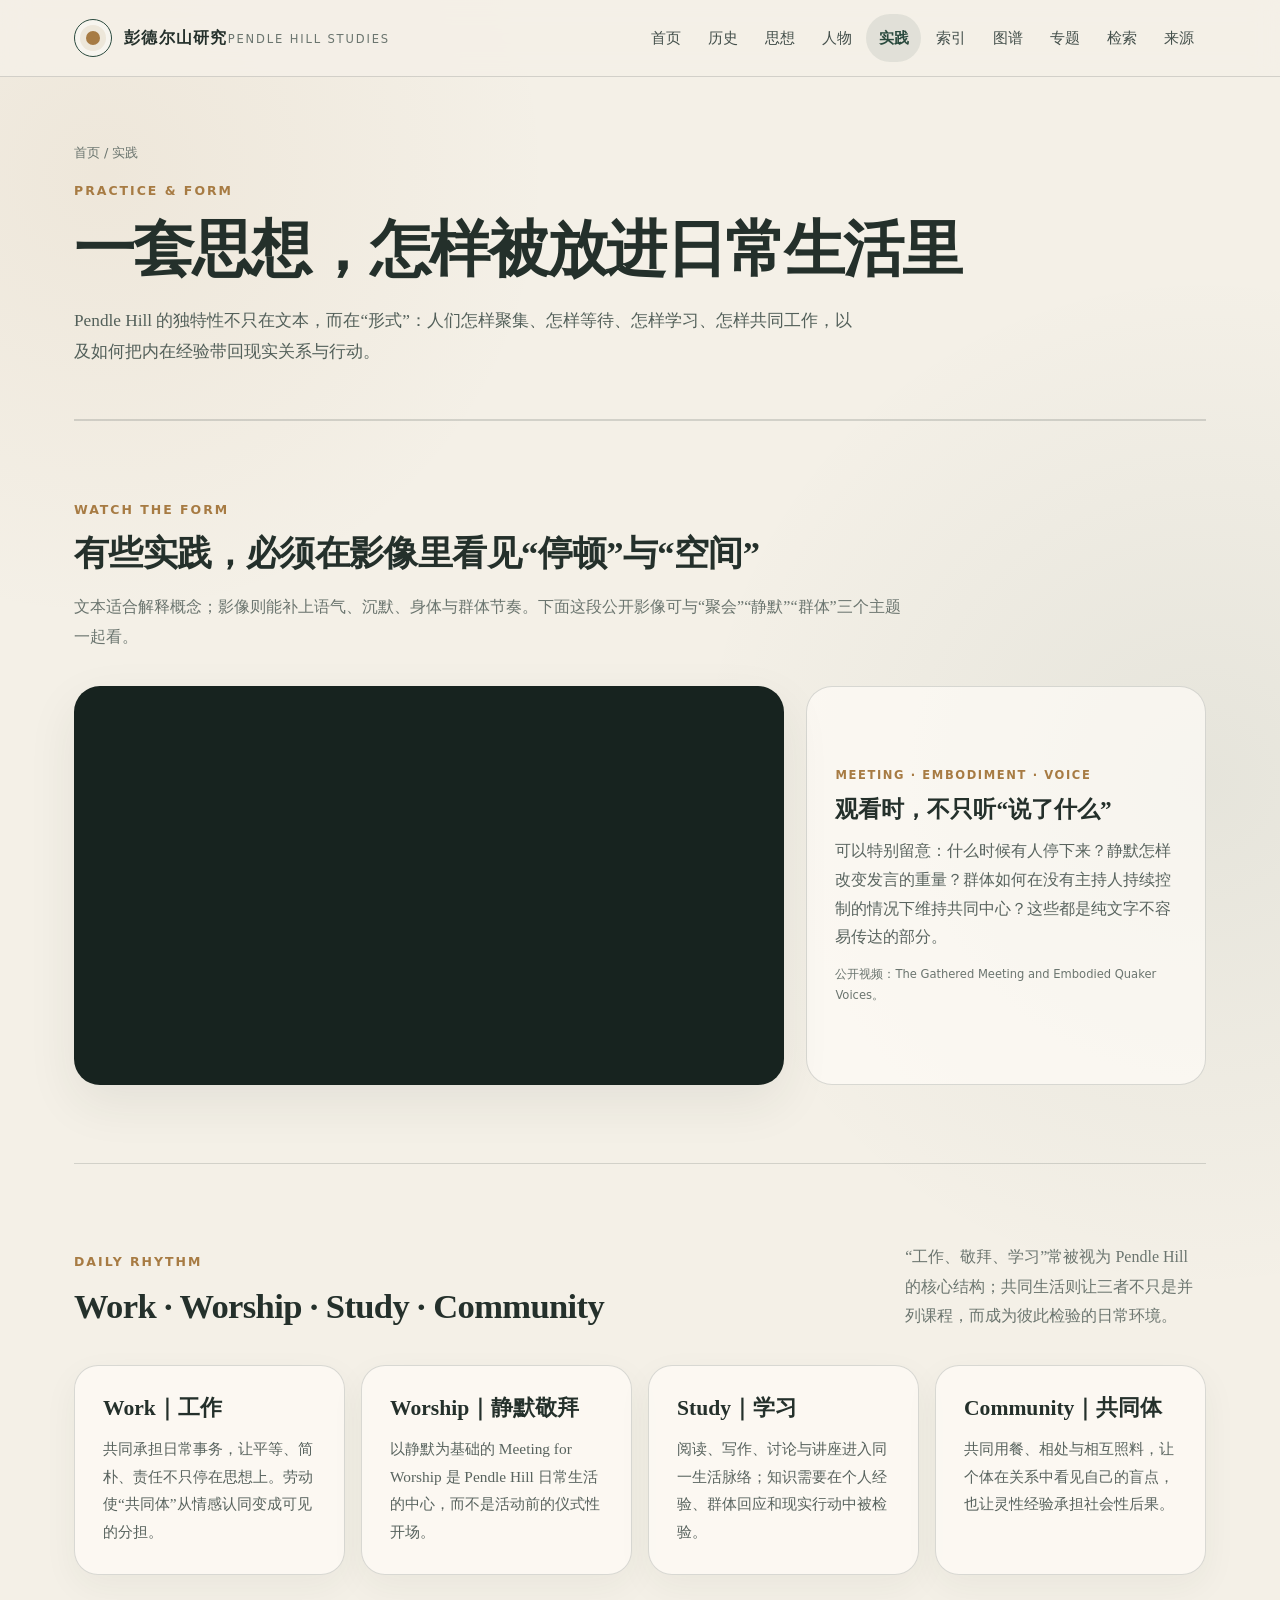
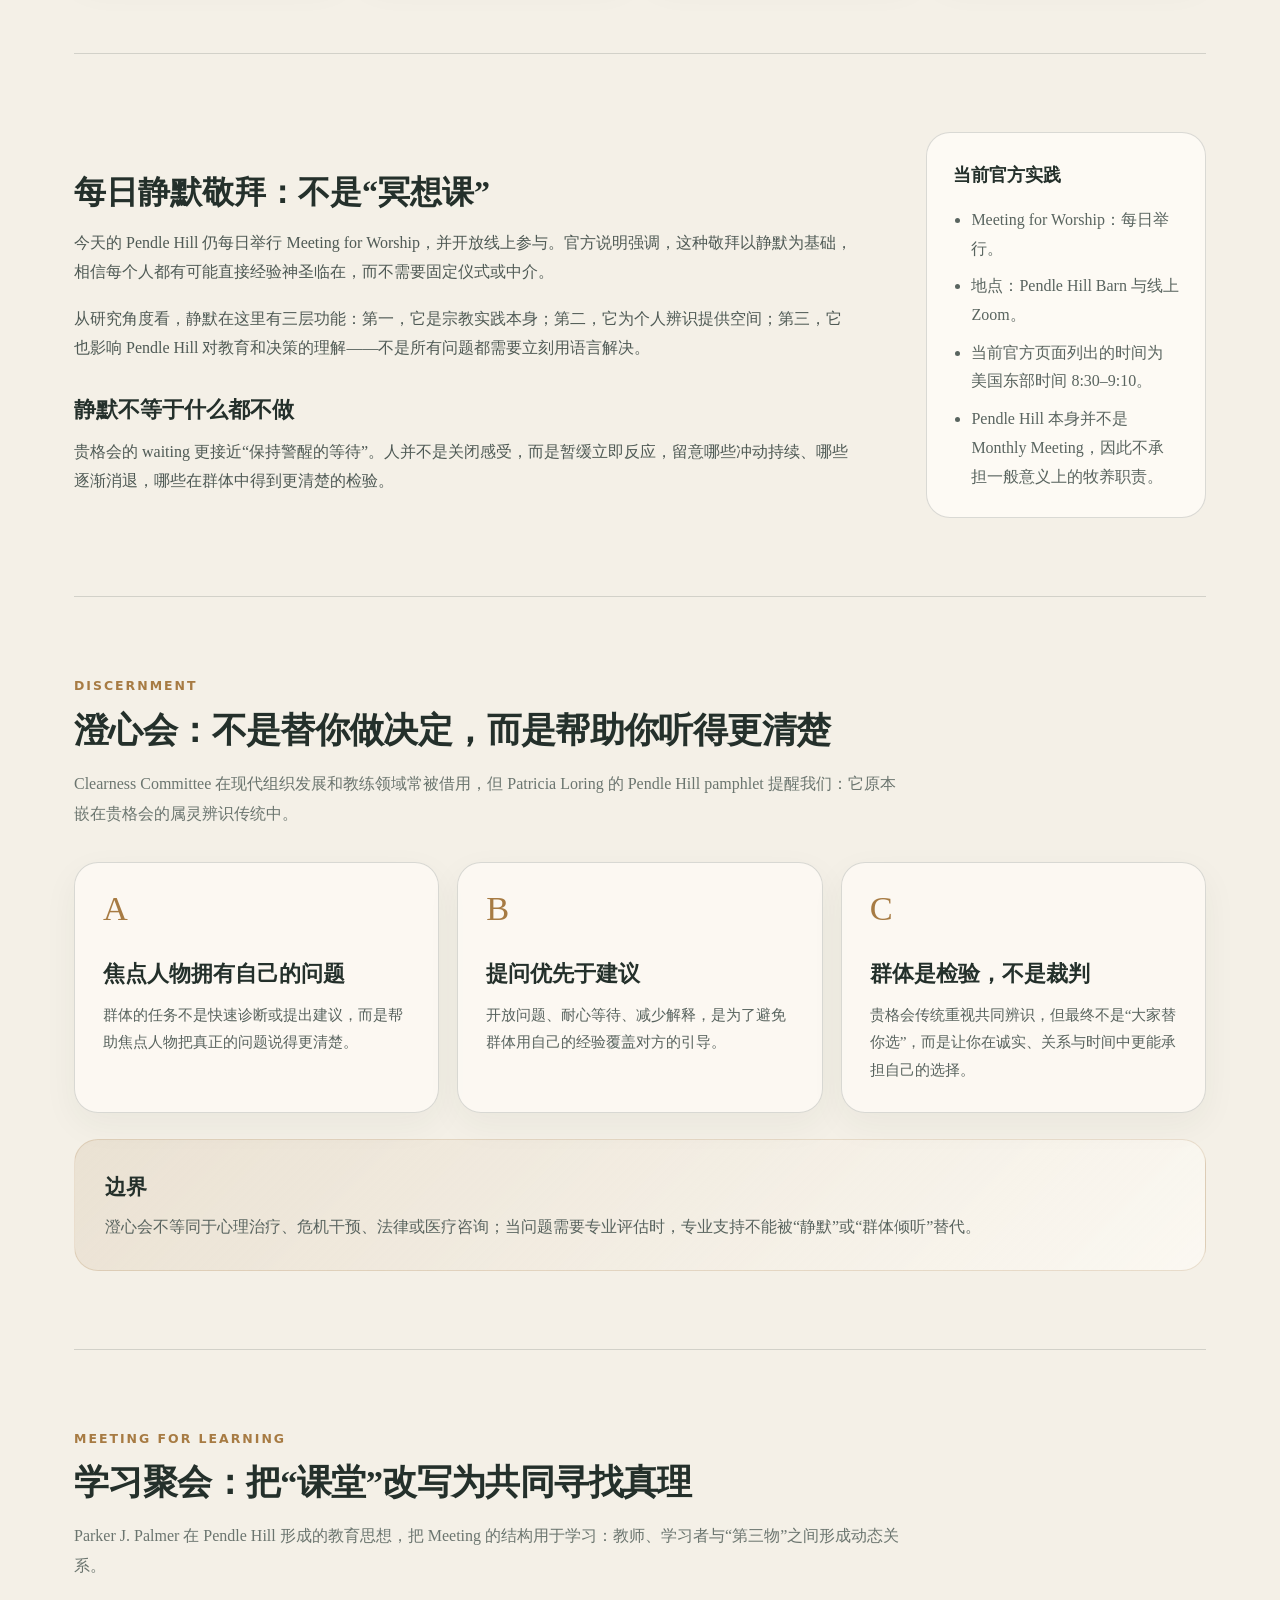
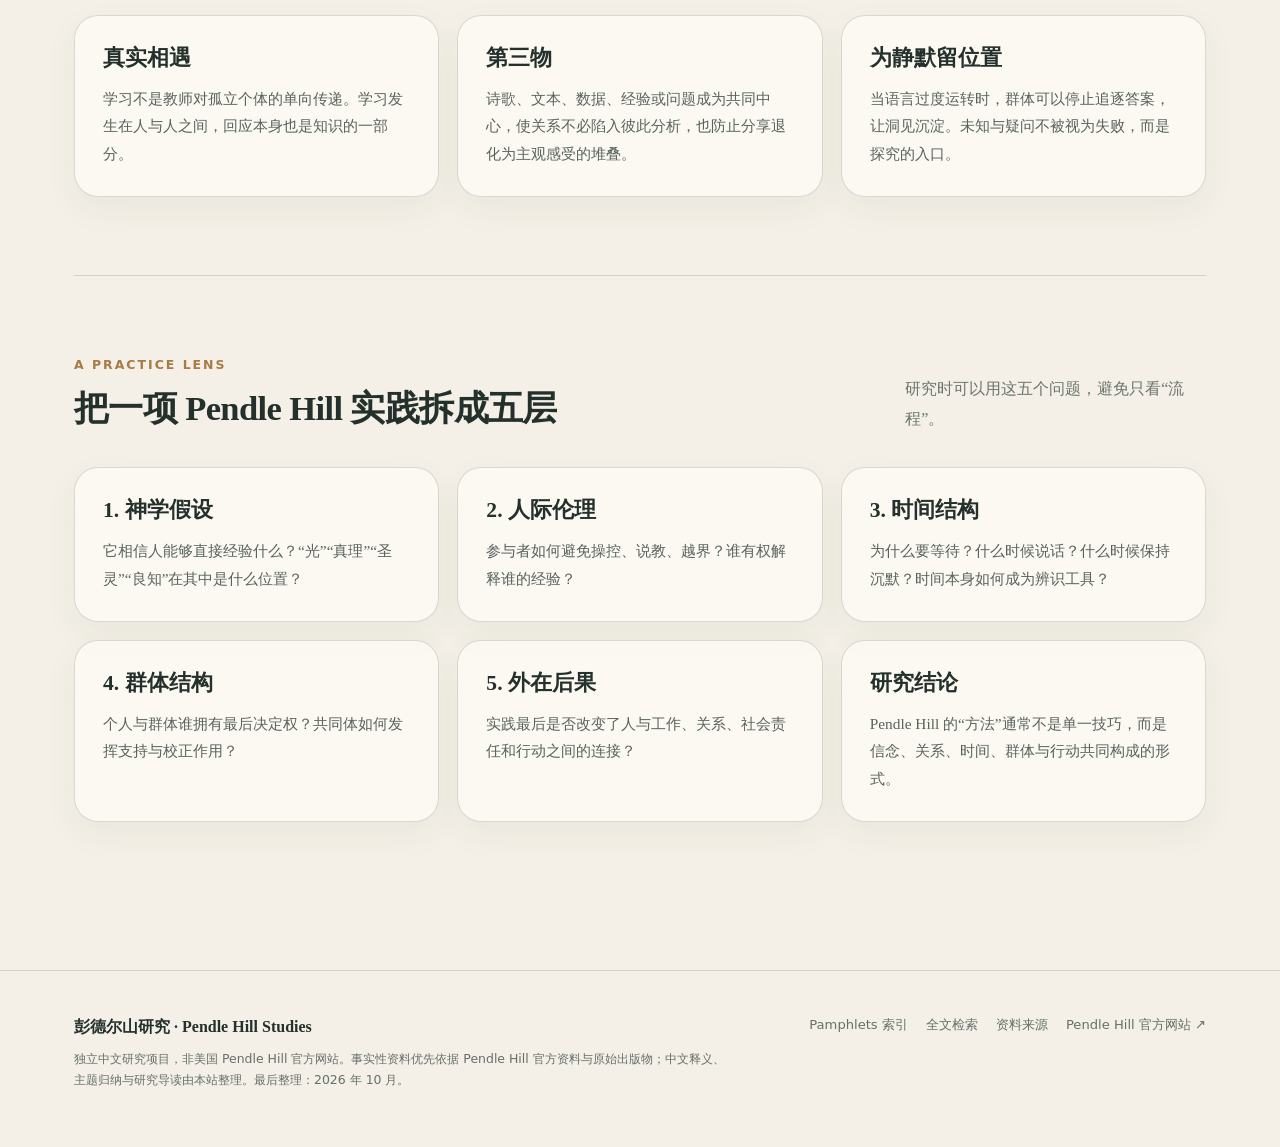
<file: practice.html>
<!doctype html>
<html lang="zh-CN">
<head>
  <meta charset="utf-8"><meta name="viewport" content="width=device-width,initial-scale=1">
  <meta name="description" content="Pendle Hill 实践研究：每日静默敬拜、工作-敬拜-学习、群体辨识、澄心会与学习聚会。">
  <title>实践｜彭德尔山研究</title>
  <link rel="icon" href="assets/favicon.svg" type="image/svg+xml">
  <link rel="stylesheet" href="assets/style.css?v=20261004-media1">
</head>
<body data-page="practice">
<header data-site-header></header>
<main id="main">
<div class="page-shell">
  <section class="page-hero">
    <div class="breadcrumbs"><a href="index.html">首页</a> / 实践</div>
    <div class="kicker">Practice & Form</div>
    <h1>一套思想，<br class="mobile-break">怎样被放进日常生活里</h1>
    <p>Pendle Hill 的独特性不只在文本，而在“形式”：人们怎样聚集、怎样等待、怎样学习、怎样共同工作，以及如何把内在经验带回现实关系与行动。</p>
  </section>

  <section class="section">
    <div class="section-head section-head--wide">
      <div><div class="kicker">Watch the Form</div><h2>有些实践，必须在影像里看见“停顿”与“空间”</h2></div>
      <p>文本适合解释概念；影像则能补上语气、沉默、身体与群体节奏。下面这段公开影像可与“聚会”“静默”“群体”三个主题一起看。</p>
    </div>
    <div class="video-panel">
      <div class="video-frame">
        <iframe loading="lazy" src="https://www.youtube-nocookie.com/embed/GdqKVCxf1rU" title="The Gathered Meeting and Embodied Quaker Voices" allow="accelerometer; autoplay; clipboard-write; encrypted-media; gyroscope; picture-in-picture; web-share" allowfullscreen></iframe>
      </div>
      <div class="video-copy">
        <div class="video-kicker">Meeting · Embodiment · Voice</div>
        <h3>观看时，不只听“说了什么”</h3>
        <p>可以特别留意：什么时候有人停下来？静默怎样改变发言的重量？群体如何在没有主持人持续控制的情况下维持共同中心？这些都是纯文字不容易传达的部分。</p>
        <div class="media-note">公开视频：The Gathered Meeting and Embodied Quaker Voices。</div>
      </div>
    </div>
  </section>

  <section class="section">
    <div class="section-head"><div><div class="kicker">Daily Rhythm</div><h2>Work · Worship · Study · Community</h2></div><p>“工作、敬拜、学习”常被视为 Pendle Hill 的核心结构；共同生活则让三者不只是并列课程，而成为彼此检验的日常环境。</p></div>
    <div class="grid-4">
      <div class="card"><h3>Work｜工作</h3><p>共同承担日常事务，让平等、简朴、责任不只停在思想上。劳动使“共同体”从情感认同变成可见的分担。</p></div>
      <div class="card"><h3>Worship｜静默敬拜</h3><p>以静默为基础的 Meeting for Worship 是 Pendle Hill 日常生活的中心，而不是活动前的仪式性开场。</p></div>
      <div class="card"><h3>Study｜学习</h3><p>阅读、写作、讨论与讲座进入同一生活脉络；知识需要在个人经验、群体回应和现实行动中被检验。</p></div>
      <div class="card"><h3>Community｜共同体</h3><p>共同用餐、相处与相互照料，让个体在关系中看见自己的盲点，也让灵性经验承担社会性后果。</p></div>
    </div>
  </section>

  <section class="section split">
    <article class="prose">
      <h2>每日静默敬拜：不是“冥想课”</h2>
      <p>今天的 Pendle Hill 仍每日举行 Meeting for Worship，并开放线上参与。官方说明强调，这种敬拜以静默为基础，相信每个人都有可能直接经验神圣临在，而不需要固定仪式或中介。</p>
      <p>从研究角度看，静默在这里有三层功能：第一，它是宗教实践本身；第二，它为个人辨识提供空间；第三，它也影响 Pendle Hill 对教育和决策的理解——不是所有问题都需要立刻用语言解决。</p>
      <h3>静默不等于什么都不做</h3>
      <p>贵格会的 waiting 更接近“保持警醒的等待”。人并不是关闭感受，而是暂缓立即反应，留意哪些冲动持续、哪些逐渐消退，哪些在群体中得到更清楚的检验。</p>
    </article>
    <aside class="sticky-note">
      <h3>当前官方实践</h3>
      <ul>
        <li>Meeting for Worship：每日举行。</li>
        <li>地点：Pendle Hill Barn 与线上 Zoom。</li>
        <li>当前官方页面列出的时间为美国东部时间 8:30–9:10。</li>
        <li>Pendle Hill 本身并不是 Monthly Meeting，因此不承担一般意义上的牧养职责。</li>
      </ul>
    </aside>
  </section>

  <section class="section" id="discernment">
    <div class="section-head section-head--wide"><div><div class="kicker">Discernment</div><h2>澄心会：不是替你做决定，而是帮助你听得更清楚</h2></div><p>Clearness Committee 在现代组织发展和教练领域常被借用，但 Patricia Loring 的 Pendle Hill pamphlet 提醒我们：它原本嵌在贵格会的属灵辨识传统中。</p></div>
    <div class="grid-3">
      <div class="card"><div class="num">A</div><h3>焦点人物拥有自己的问题</h3><p>群体的任务不是快速诊断或提出建议，而是帮助焦点人物把真正的问题说得更清楚。</p></div>
      <div class="card"><div class="num">B</div><h3>提问优先于建议</h3><p>开放问题、耐心等待、减少解释，是为了避免群体用自己的经验覆盖对方的引导。</p></div>
      <div class="card"><div class="num">C</div><h3>群体是检验，不是裁判</h3><p>贵格会传统重视共同辨识，但最终不是“大家替你选”，而是让你在诚实、关系与时间中更能承担自己的选择。</p></div>
    </div>
    <div class="callout" style="margin-top:26px"><h3>边界</h3><p>澄心会不等同于心理治疗、危机干预、法律或医疗咨询；当问题需要专业评估时，专业支持不能被“静默”或“群体倾听”替代。</p></div>
  </section>

  <section class="section">
    <div class="section-head section-head--wide"><div><div class="kicker">Meeting for Learning</div><h2>学习聚会：把“课堂”改写为共同寻找真理</h2></div><p>Parker J. Palmer 在 Pendle Hill 形成的教育思想，把 Meeting 的结构用于学习：教师、学习者与“第三物”之间形成动态关系。</p></div>
    <div class="grid-3">
      <div class="card"><h3>真实相遇</h3><p>学习不是教师对孤立个体的单向传递。学习发生在人与人之间，回应本身也是知识的一部分。</p></div>
      <div class="card"><h3>第三物</h3><p>诗歌、文本、数据、经验或问题成为共同中心，使关系不必陷入彼此分析，也防止分享退化为主观感受的堆叠。</p></div>
      <div class="card"><h3>为静默留位置</h3><p>当语言过度运转时，群体可以停止追逐答案，让洞见沉淀。未知与疑问不被视为失败，而是探究的入口。</p></div>
    </div>
  </section>

  <section class="section">
    <div class="section-head"><div><div class="kicker">A Practice Lens</div><h2>把一项 Pendle Hill 实践拆成五层</h2></div><p>研究时可以用这五个问题，避免只看“流程”。</p></div>
    <div class="grid-3">
      <div class="card"><h3>1. 神学假设</h3><p>它相信人能够直接经验什么？“光”“真理”“圣灵”“良知”在其中是什么位置？</p></div>
      <div class="card"><h3>2. 人际伦理</h3><p>参与者如何避免操控、说教、越界？谁有权解释谁的经验？</p></div>
      <div class="card"><h3>3. 时间结构</h3><p>为什么要等待？什么时候说话？什么时候保持沉默？时间本身如何成为辨识工具？</p></div>
      <div class="card"><h3>4. 群体结构</h3><p>个人与群体谁拥有最后决定权？共同体如何发挥支持与校正作用？</p></div>
      <div class="card"><h3>5. 外在后果</h3><p>实践最后是否改变了人与工作、关系、社会责任和行动之间的连接？</p></div>
      <div class="card"><h3>研究结论</h3><p>Pendle Hill 的“方法”通常不是单一技巧，而是信念、关系、时间、群体与行动共同构成的形式。</p></div>
    </div>
  </section>
</div>
</main>
<footer data-site-footer></footer>
<script src="assets/site.js"></script>
</body>
</html>
</file>
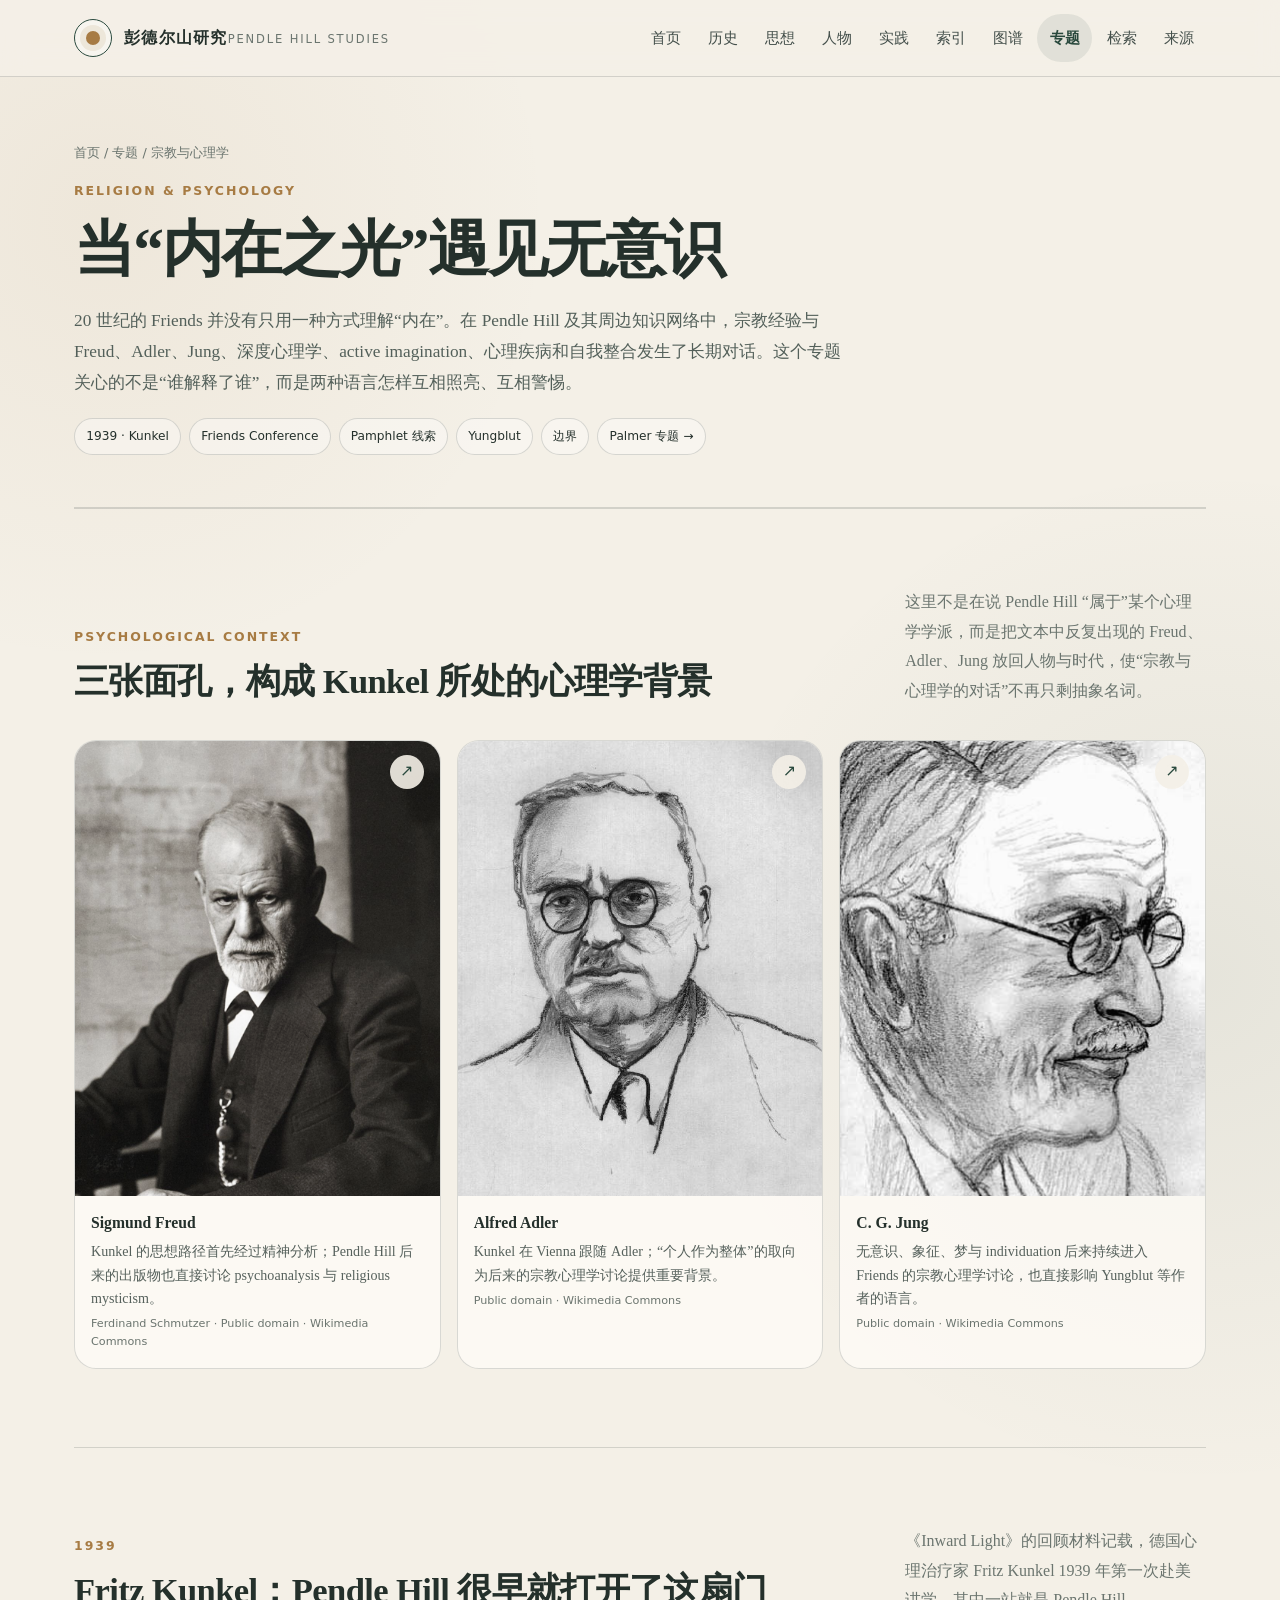
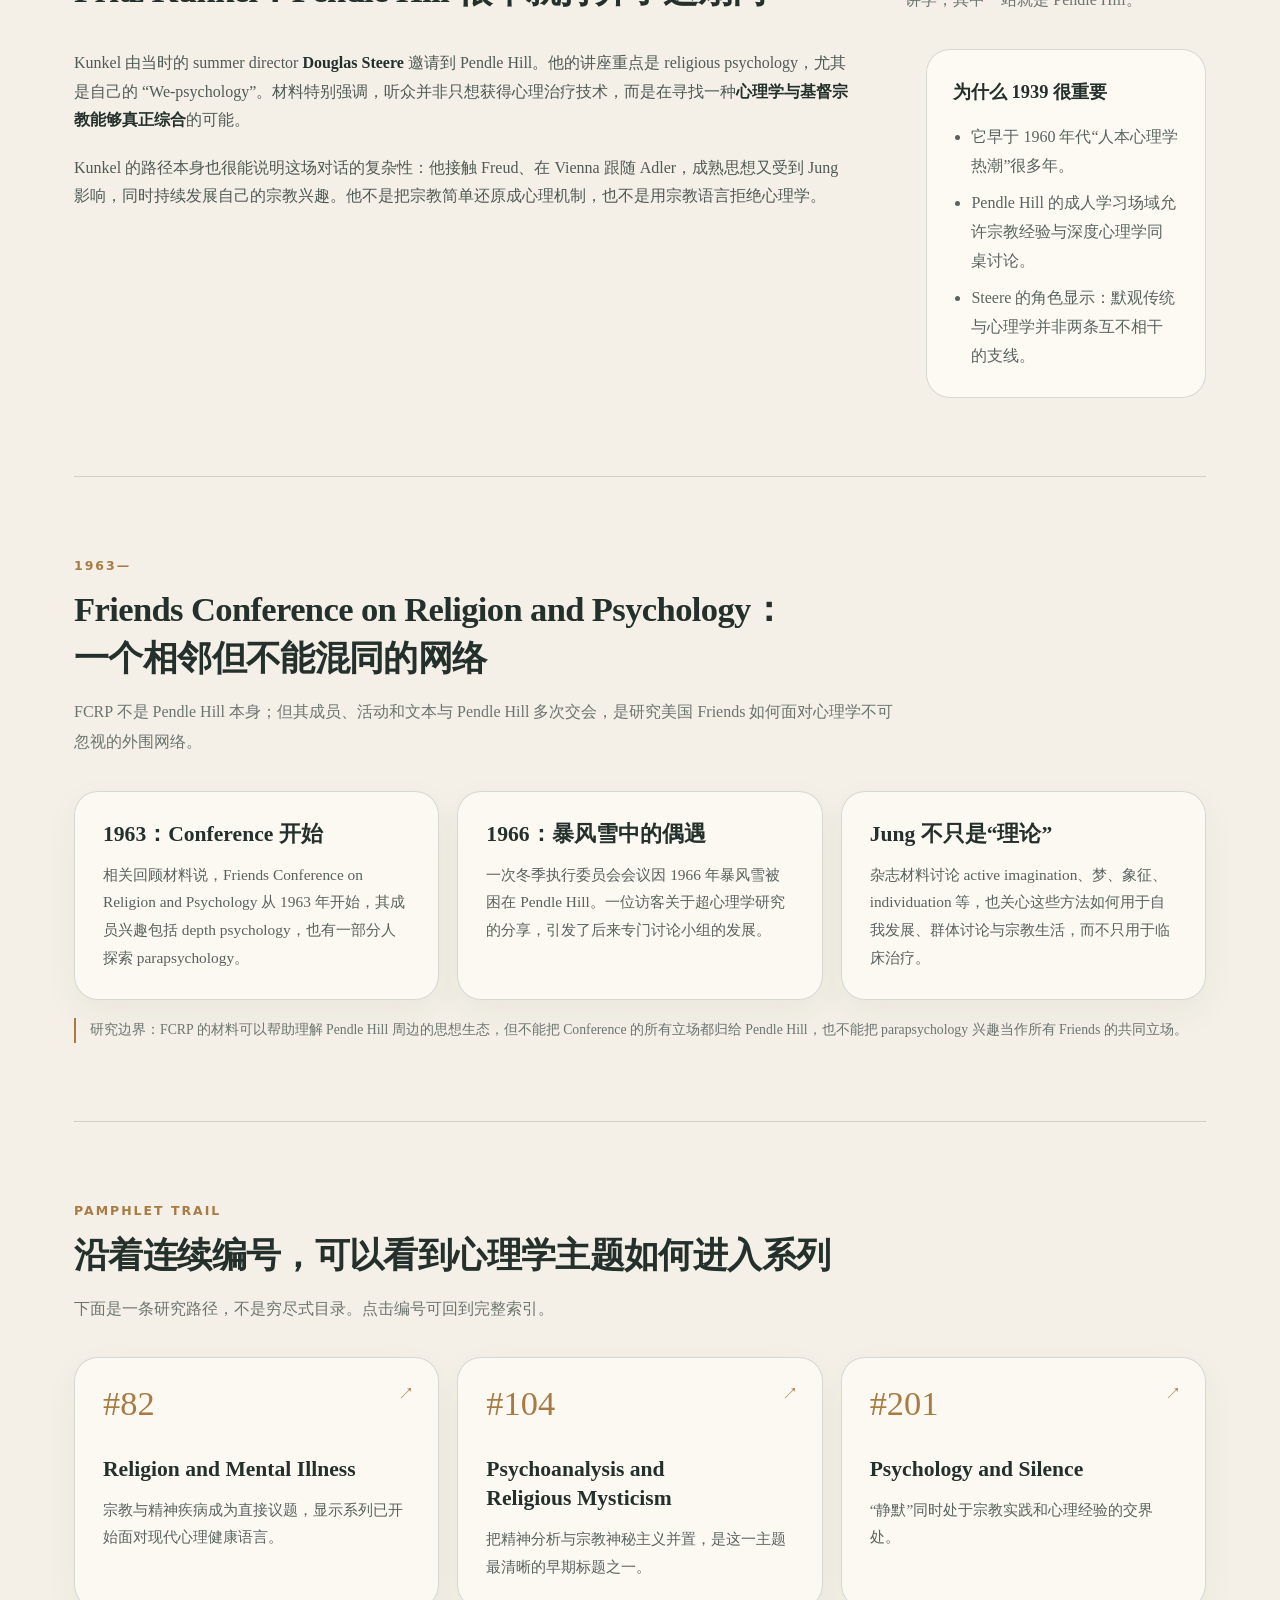
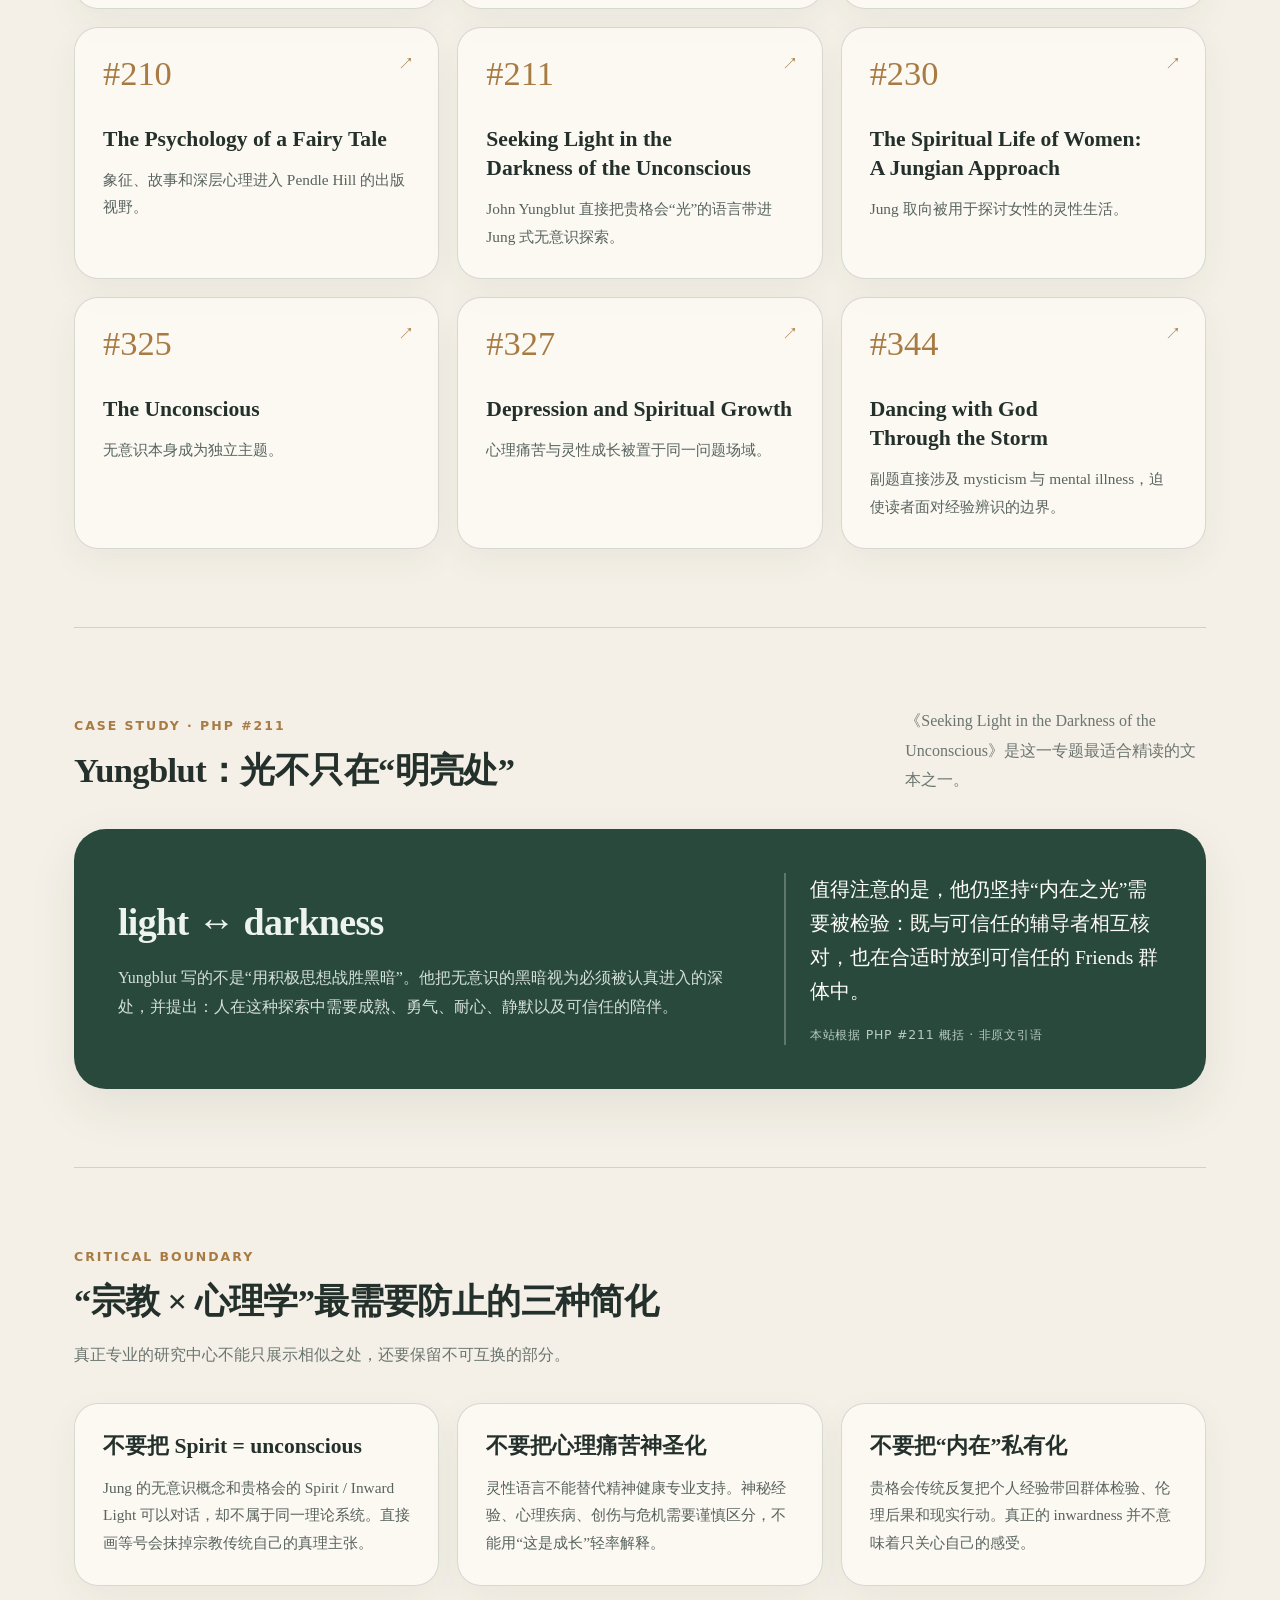
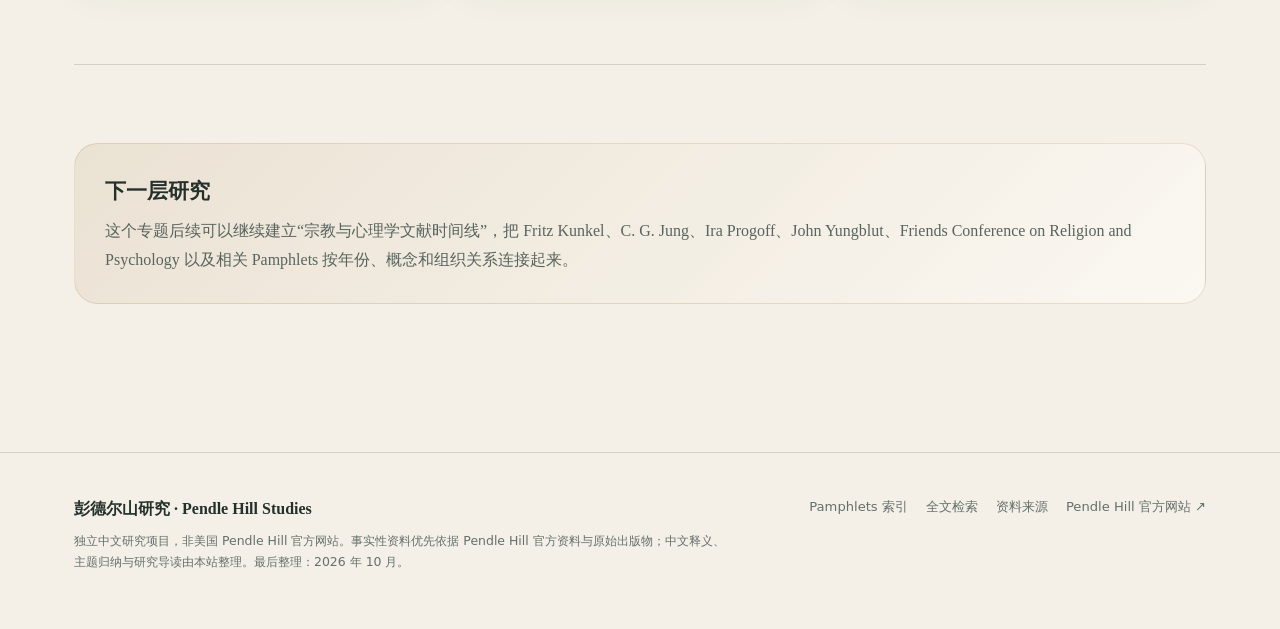
<file: psychology.html>
<!doctype html>
<html lang="zh-CN">
<head>
  <meta charset="utf-8"><meta name="viewport" content="width=device-width,initial-scale=1">
  <meta name="description" content="Pendle Hill 宗教与心理学专题：Fritz Kunkel、Jung、Friends Conference on Religion and Psychology、John Yungblut、无意识与内在之光。">
  <title>宗教与心理学｜彭德尔山研究</title>
  <link rel="icon" href="assets/favicon.svg" type="image/svg+xml">
  <link rel="stylesheet" href="assets/style.css?v=20261004-media1">
</head>
<body data-page="psychology" data-nav="topics">
<header data-site-header></header>
<main id="main">
<div class="page-shell">
  <section class="page-hero">
    <div class="breadcrumbs"><a href="index.html">首页</a> / 专题 / 宗教与心理学</div>
    <div class="kicker">Religion & Psychology</div>
    <h1>当“内在之光”遇见无意识</h1>
    <p>20 世纪的 Friends 并没有只用一种方式理解“内在”。在 Pendle Hill 及其周边知识网络中，宗教经验与 Freud、Adler、Jung、深度心理学、active imagination、心理疾病和自我整合发生了长期对话。这个专题关心的不是“谁解释了谁”，而是两种语言怎样互相照亮、互相警惕。</p>
    <div class="topic-nav"><a href="#1939">1939 · Kunkel</a><a href="#fcrp">Friends Conference</a><a href="#pamphlets">Pamphlet 线索</a><a href="#yungblut">Yungblut</a><a href="#boundary">边界</a><a href="palmer.html">Palmer 专题 →</a></div>
  </section>

  <section class="section">
    <div class="section-head">
      <div><div class="kicker">Psychological Context</div><h2>三张面孔，构成 Kunkel 所处的心理学背景</h2></div>
      <p>这里不是在说 Pendle Hill “属于”某个心理学学派，而是把文本中反复出现的 Freud、Adler、Jung 放回人物与时代，使“宗教与心理学的对话”不再只剩抽象名词。</p>
    </div>
    <div class="portrait-grid three">
      <figure class="portrait-card">
        <a class="media-link" href="https://commons.wikimedia.org/wiki/File:Sigmund_Freud_1926.jpg" target="_blank" rel="noopener"><img src="assets/media/sigmund-freud.jpg" alt="Sigmund Freud 1926 年肖像" loading="lazy"></a>
        <figcaption class="media-caption"><strong>Sigmund Freud</strong>Kunkel 的思想路径首先经过精神分析；Pendle Hill 后来的出版物也直接讨论 psychoanalysis 与 religious mysticism。<span class="media-credit">Ferdinand Schmutzer · Public domain · Wikimedia Commons</span></figcaption>
      </figure>
      <figure class="portrait-card">
        <a class="media-link" href="https://commons.wikimedia.org/wiki/File:Alfred_Adler.jpg" target="_blank" rel="noopener"><img src="assets/media/alfred-adler.jpg" alt="Alfred Adler 肖像" loading="lazy"></a>
        <figcaption class="media-caption"><strong>Alfred Adler</strong>Kunkel 在 Vienna 跟随 Adler；“个人作为整体”的取向为后来的宗教心理学讨论提供重要背景。<span class="media-credit">Public domain · Wikimedia Commons</span></figcaption>
      </figure>
      <figure class="portrait-card">
        <a class="media-link" href="https://commons.wikimedia.org/wiki/File:Carl_Gustav_Jung_portrait.jpg" target="_blank" rel="noopener"><img src="assets/media/carl-jung.jpg" alt="Carl Gustav Jung 肖像" loading="lazy"></a>
        <figcaption class="media-caption"><strong>C. G. Jung</strong>无意识、象征、梦与 individuation 后来持续进入 Friends 的宗教心理学讨论，也直接影响 Yungblut 等作者的语言。<span class="media-credit">Public domain · Wikimedia Commons</span></figcaption>
      </figure>
    </div>
  </section>

  <section class="section topic-section" id="1939">
    <div class="section-head"><div><div class="kicker">1939</div><h2>Fritz Kunkel：Pendle Hill 很早就打开了这扇门</h2></div><p>《Inward Light》的回顾材料记载，德国心理治疗家 Fritz Kunkel 1939 年第一次赴美讲学，其中一站就是 Pendle Hill。</p></div>
    <div class="split">
      <article class="prose">
        <p>Kunkel 由当时的 summer director <strong>Douglas Steere</strong> 邀请到 Pendle Hill。他的讲座重点是 religious psychology，尤其是自己的 “We-psychology”。材料特别强调，听众并非只想获得心理治疗技术，而是在寻找一种<strong>心理学与基督宗教能够真正综合</strong>的可能。</p>
        <p>Kunkel 的路径本身也很能说明这场对话的复杂性：他接触 Freud、在 Vienna 跟随 Adler，成熟思想又受到 Jung 影响，同时持续发展自己的宗教兴趣。他不是把宗教简单还原成心理机制，也不是用宗教语言拒绝心理学。</p>
      </article>
      <aside class="sticky-note">
        <h3>为什么 1939 很重要</h3>
        <ul>
          <li>它早于 1960 年代“人本心理学热潮”很多年。</li>
          <li>Pendle Hill 的成人学习场域允许宗教经验与深度心理学同桌讨论。</li>
          <li>Steere 的角色显示：默观传统与心理学并非两条互不相干的支线。</li>
        </ul>
      </aside>
    </div>
  </section>

  <section class="section topic-section" id="fcrp">
    <div class="section-head section-head--wide"><div><div class="kicker">1963—</div><h2>Friends Conference on Religion and Psychology：<br>一个相邻但不能混同的网络</h2></div><p>FCRP 不是 Pendle Hill 本身；但其成员、活动和文本与 Pendle Hill 多次交会，是研究美国 Friends 如何面对心理学不可忽视的外围网络。</p></div>
    <div class="grid-3">
      <div class="card"><h3>1963：Conference 开始</h3><p>相关回顾材料说，Friends Conference on Religion and Psychology 从 1963 年开始，其成员兴趣包括 depth psychology，也有一部分人探索 parapsychology。</p></div>
      <div class="card"><h3>1966：暴风雪中的偶遇</h3><p>一次冬季执行委员会会议因 1966 年暴风雪被困在 Pendle Hill。一位访客关于超心理学研究的分享，引发了后来专门讨论小组的发展。</p></div>
      <div class="card"><h3>Jung 不只是“理论”</h3><p>杂志材料讨论 active imagination、梦、象征、individuation 等，也关心这些方法如何用于自我发展、群体讨论与宗教生活，而不只用于临床治疗。</p></div>
    </div>
    <div class="research-note">研究边界：FCRP 的材料可以帮助理解 Pendle Hill 周边的思想生态，但不能把 Conference 的所有立场都归给 Pendle Hill，也不能把 parapsychology 兴趣当作所有 Friends 的共同立场。</div>
  </section>

  <section class="section topic-section" id="pamphlets">
    <div class="section-head section-head--wide"><div><div class="kicker">Pamphlet Trail</div><h2>沿着连续编号，可以看到心理学主题如何进入系列</h2></div><p>下面是一条研究路径，不是穷尽式目录。点击编号可回到完整索引。</p></div>
    <div class="grid-3">
      <a class="card card-link" href="pamphlets.html#php-82"><div class="num">#82</div><h3>Religion and Mental Illness</h3><p>宗教与精神疾病成为直接议题，显示系列已开始面对现代心理健康语言。</p></a>
      <a class="card card-link" href="pamphlets.html#php-104"><div class="num">#104</div><h3>Psychoanalysis and Religious Mysticism</h3><p>把精神分析与宗教神秘主义并置，是这一主题最清晰的早期标题之一。</p></a>
      <a class="card card-link" href="pamphlets.html#php-201"><div class="num">#201</div><h3>Psychology and Silence</h3><p>“静默”同时处于宗教实践和心理经验的交界处。</p></a>
      <a class="card card-link" href="pamphlets.html#php-210"><div class="num">#210</div><h3>The Psychology of a Fairy Tale</h3><p>象征、故事和深层心理进入 Pendle Hill 的出版视野。</p></a>
      <a class="card card-link" href="pamphlets.html#php-211"><div class="num">#211</div><h3>Seeking Light in the Darkness of the Unconscious</h3><p>John Yungblut 直接把贵格会“光”的语言带进 Jung 式无意识探索。</p></a>
      <a class="card card-link" href="pamphlets.html#php-230"><div class="num">#230</div><h3>The Spiritual Life of Women: A Jungian Approach</h3><p>Jung 取向被用于探讨女性的灵性生活。</p></a>
      <a class="card card-link" href="pamphlets.html#php-325"><div class="num">#325</div><h3>The Unconscious</h3><p>无意识本身成为独立主题。</p></a>
      <a class="card card-link" href="pamphlets.html#php-327"><div class="num">#327</div><h3>Depression and Spiritual Growth</h3><p>心理痛苦与灵性成长被置于同一问题场域。</p></a>
      <a class="card card-link" href="pamphlets.html#php-344"><div class="num">#344</div><h3>Dancing with God Through the Storm</h3><p>副题直接涉及 mysticism 与 mental illness，迫使读者面对经验辨识的边界。</p></a>
    </div>
  </section>

  <section class="section topic-section" id="yungblut">
    <div class="section-head"><div><div class="kicker">Case Study · PHP #211</div><h2>Yungblut：光不只在“明亮处”</h2></div><p>《Seeking Light in the Darkness of the Unconscious》是这一专题最适合精读的文本之一。</p></div>
    <div class="band">
      <div><h2>light ↔ darkness</h2><p>Yungblut 写的不是“用积极思想战胜黑暗”。他把无意识的黑暗视为必须被认真进入的深处，并提出：人在这种探索中需要成熟、勇气、耐心、静默以及可信任的陪伴。</p></div>
      <div class="quote">值得注意的是，他仍坚持“内在之光”需要被检验：既与可信任的辅导者相互核对，也在合适时放到可信任的 Friends 群体中。<small>本站根据 PHP #211 概括 · 非原文引语</small></div>
    </div>
  </section>

  <section class="section topic-section" id="boundary">
    <div class="section-head section-head--wide"><div><div class="kicker">Critical Boundary</div><h2>“宗教 × 心理学”最需要防止的三种简化</h2></div><p>真正专业的研究中心不能只展示相似之处，还要保留不可互换的部分。</p></div>
    <div class="grid-3">
      <div class="card"><h3>不要把 Spirit = unconscious</h3><p>Jung 的无意识概念和贵格会的 Spirit / Inward Light 可以对话，却不属于同一理论系统。直接画等号会抹掉宗教传统自己的真理主张。</p></div>
      <div class="card"><h3>不要把心理痛苦神圣化</h3><p>灵性语言不能替代精神健康专业支持。神秘经验、心理疾病、创伤与危机需要谨慎区分，不能用“这是成长”轻率解释。</p></div>
      <div class="card"><h3>不要把“内在”私有化</h3><p>贵格会传统反复把个人经验带回群体检验、伦理后果和现实行动。真正的 inwardness 并不意味着只关心自己的感受。</p></div>
    </div>
  </section>

  <section class="section">
    <div class="callout"><h3>下一层研究</h3><p>这个专题后续可以继续建立“宗教与心理学文献时间线”，把 Fritz Kunkel、C. G. Jung、Ira Progoff、John Yungblut、Friends Conference on Religion and Psychology 以及相关 Pamphlets 按年份、概念和组织关系连接起来。</p></div>
  </section>
</div>
</main>
<footer data-site-footer></footer>
<script src="assets/site.js"></script>
<script src="assets/research.js"></script>
</body>
</html>
</file>
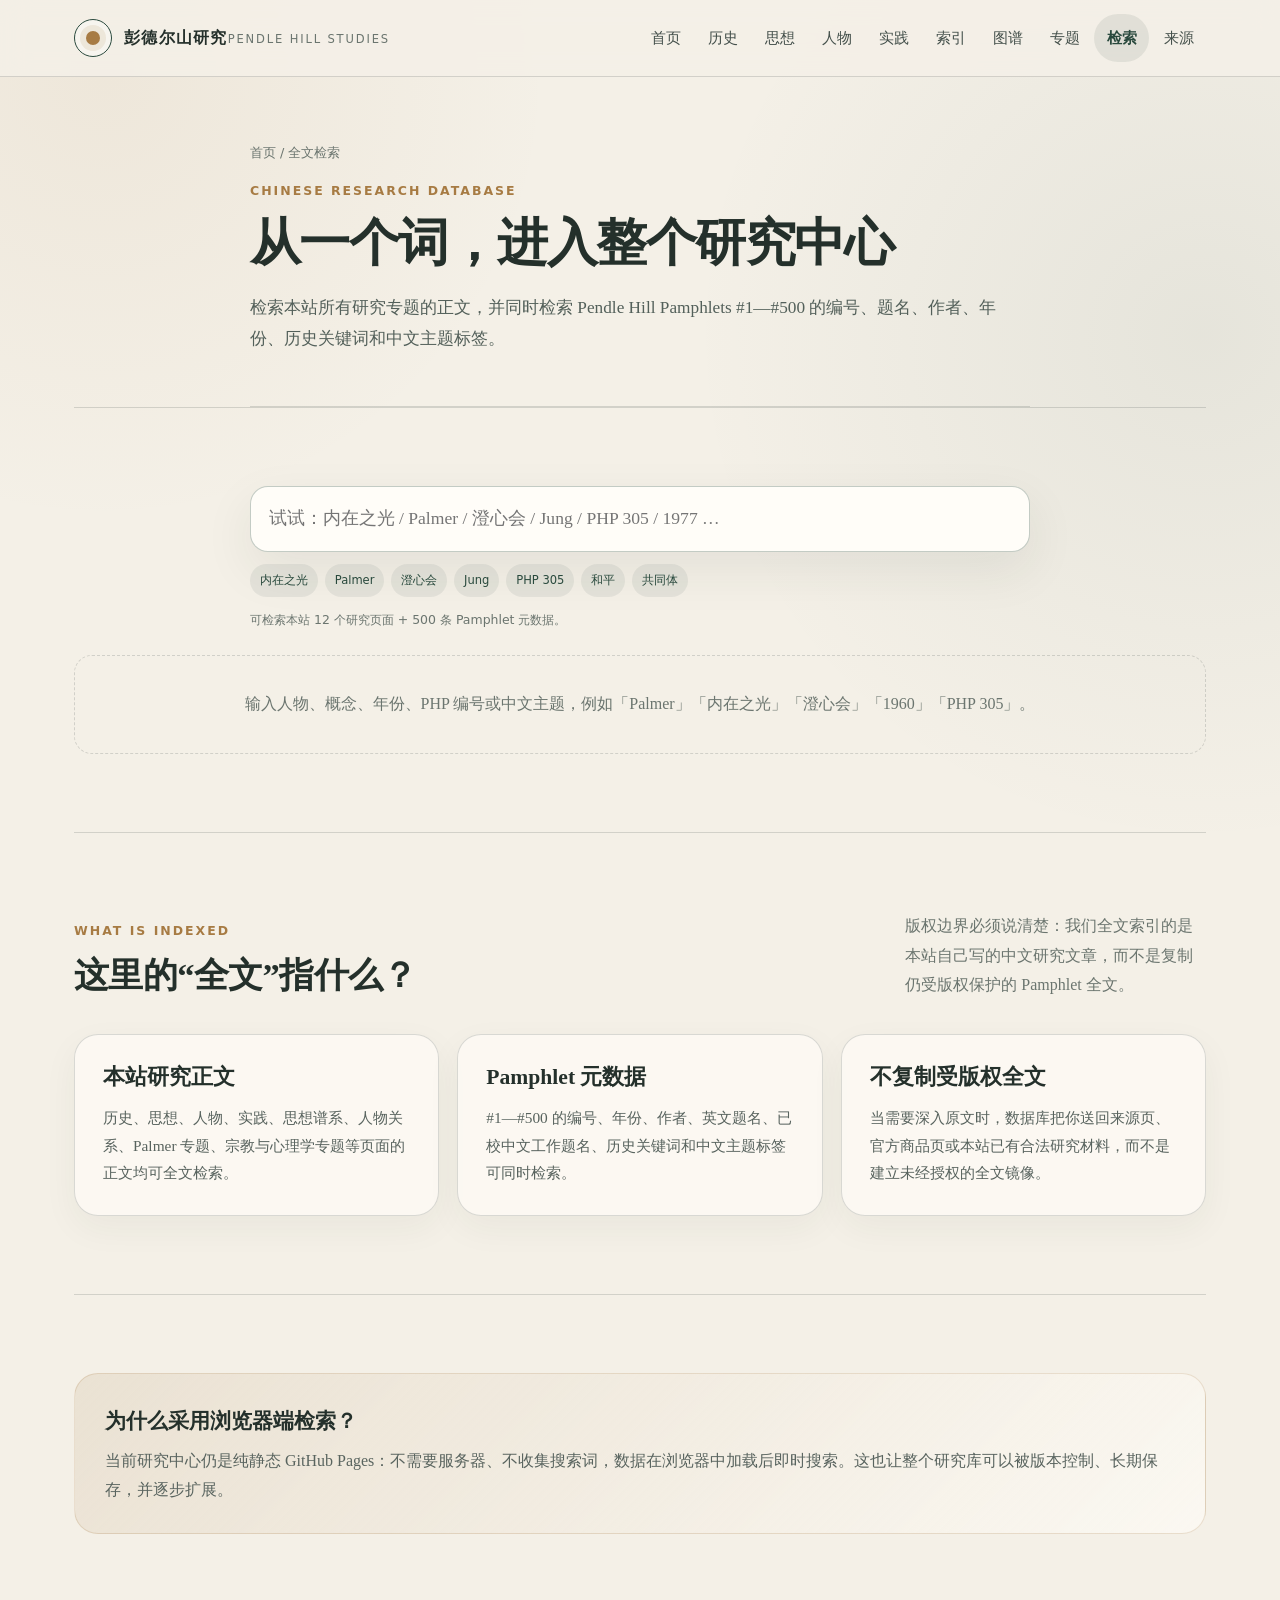
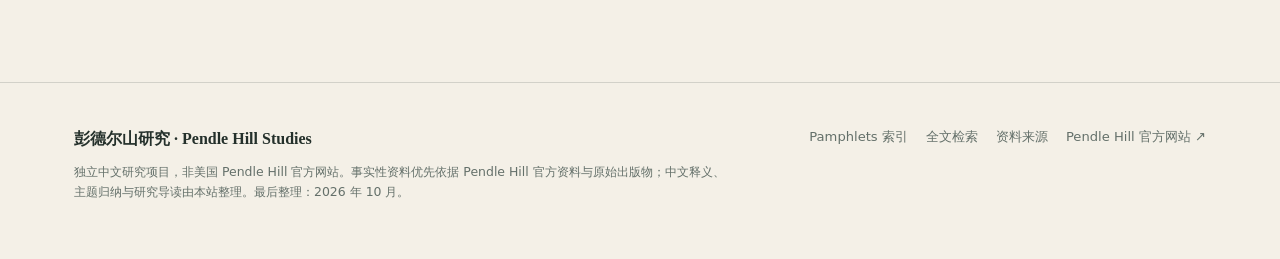
<file: search.html>
<!doctype html>
<html lang="zh-CN">
<head>
  <meta charset="utf-8"><meta name="viewport" content="width=device-width,initial-scale=1">
  <meta name="description" content="彭德尔山中文研究数据库全文检索：检索本站研究页面与 Pendle Hill Pamphlets #1—#500 元数据。">
  <title>全文检索｜彭德尔山研究</title>
  <link rel="icon" href="assets/favicon.svg" type="image/svg+xml">
  <link rel="stylesheet" href="assets/style.css?v=20261004-media1">
</head>
<body data-page="search">
<header data-site-header></header>
<main id="main">
<div class="page-shell">
  <section class="page-hero search-hero">
    <div class="breadcrumbs"><a href="index.html">首页</a> / 全文检索</div>
    <div class="kicker">Chinese Research Database</div>
    <h1>从一个词，<br class="mobile-break">进入整个研究中心</h1>
    <p>检索本站所有研究专题的正文，并同时检索 Pendle Hill Pamphlets #1—#500 的编号、题名、作者、年份、历史关键词和中文主题标签。</p>
  </section>

  <section class="section" data-research-search>
    <div class="search-hero">
      <input class="global-search" data-global-search type="search" placeholder="试试：内在之光 / Palmer / 澄心会 / Jung / PHP 305 / 1977 …" aria-label="全文检索">
      <div class="search-examples">
        <button class="search-example" data-search-example="内在之光">内在之光</button>
        <button class="search-example" data-search-example="Palmer">Palmer</button>
        <button class="search-example" data-search-example="澄心会">澄心会</button>
        <button class="search-example" data-search-example="Jung">Jung</button>
        <button class="search-example" data-search-example="305">PHP 305</button>
        <button class="search-example" data-search-example="和平">和平</button>
        <button class="search-example" data-search-example="共同体">共同体</button>
      </div>
      <div class="search-meta" data-global-stats>正在建立浏览器端索引…</div>
    </div>
    <div class="search-results" data-global-results></div>
  </section>

  <section class="section">
    <div class="section-head"><div><div class="kicker">What is Indexed</div><h2>这里的“全文”指什么？</h2></div><p>版权边界必须说清楚：我们全文索引的是本站自己写的中文研究文章，而不是复制仍受版权保护的 Pamphlet 全文。</p></div>
    <div class="grid-3">
      <div class="card"><h3>本站研究正文</h3><p>历史、思想、人物、实践、思想谱系、人物关系、Palmer 专题、宗教与心理学专题等页面的正文均可全文检索。</p></div>
      <div class="card"><h3>Pamphlet 元数据</h3><p>#1—#500 的编号、年份、作者、英文题名、已校中文工作题名、历史关键词和中文主题标签可同时检索。</p></div>
      <div class="card"><h3>不复制受版权全文</h3><p>当需要深入原文时，数据库把你送回来源页、官方商品页或本站已有合法研究材料，而不是建立未经授权的全文镜像。</p></div>
    </div>
  </section>

  <section class="section"><div class="callout"><h3>为什么采用浏览器端检索？</h3><p>当前研究中心仍是纯静态 GitHub Pages：不需要服务器、不收集搜索词，数据在浏览器中加载后即时搜索。这也让整个研究库可以被版本控制、长期保存，并逐步扩展。</p></div></section>
</div>
</main>
<footer data-site-footer></footer>
<script src="assets/site.js"></script>
<script src="assets/research.js"></script>
</body>
</html>
</file>
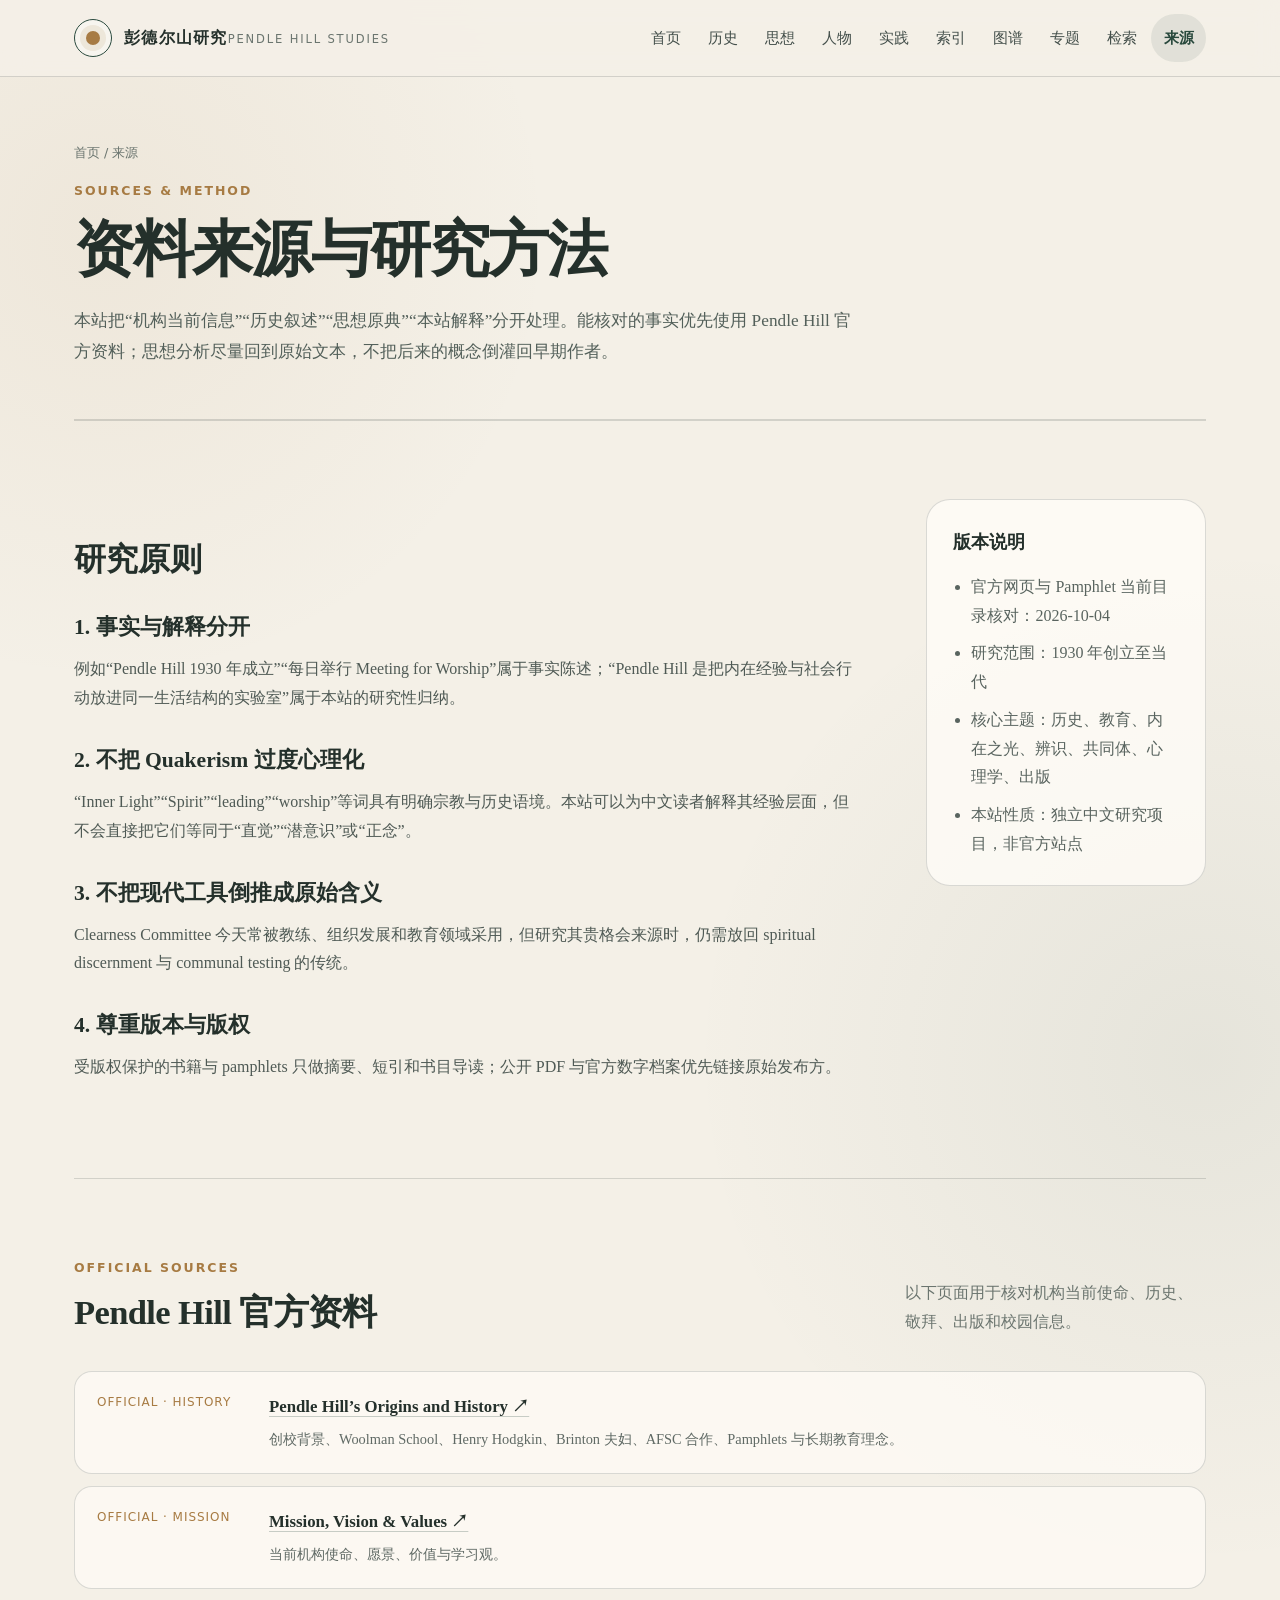
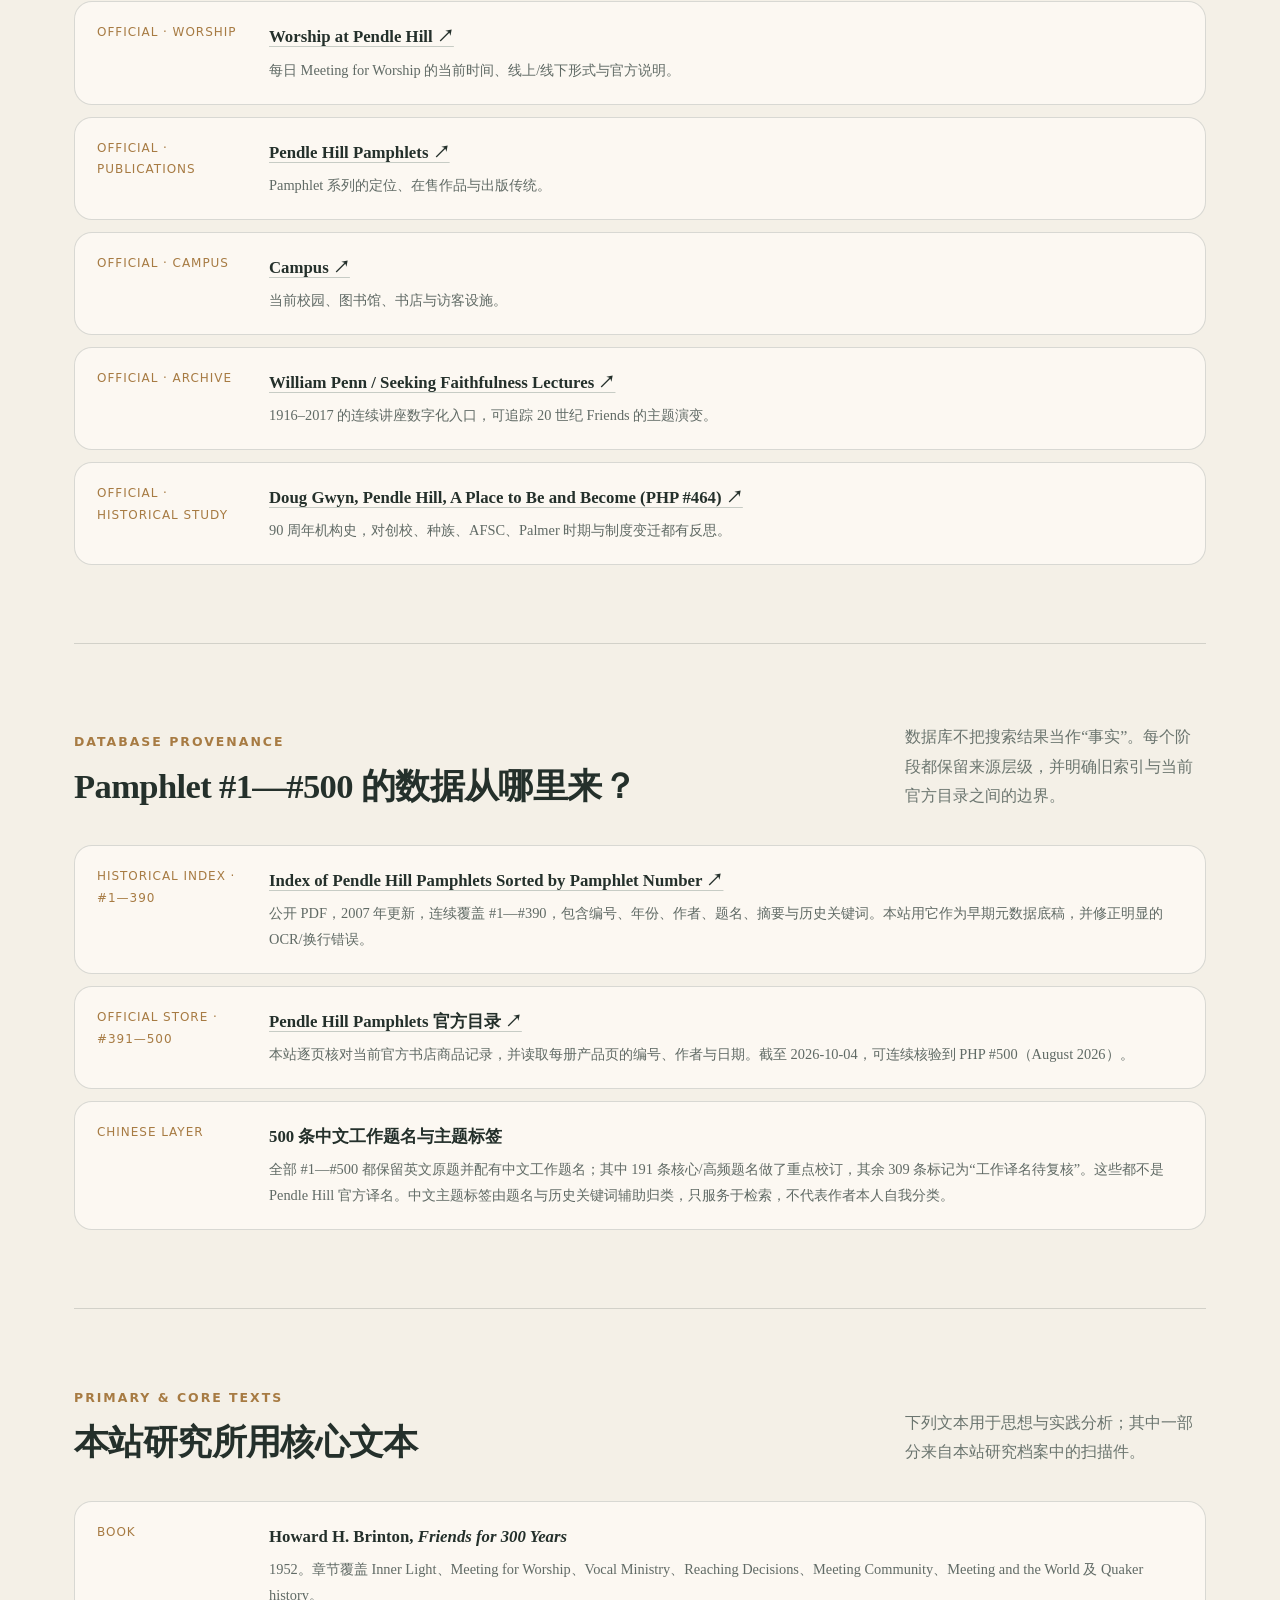
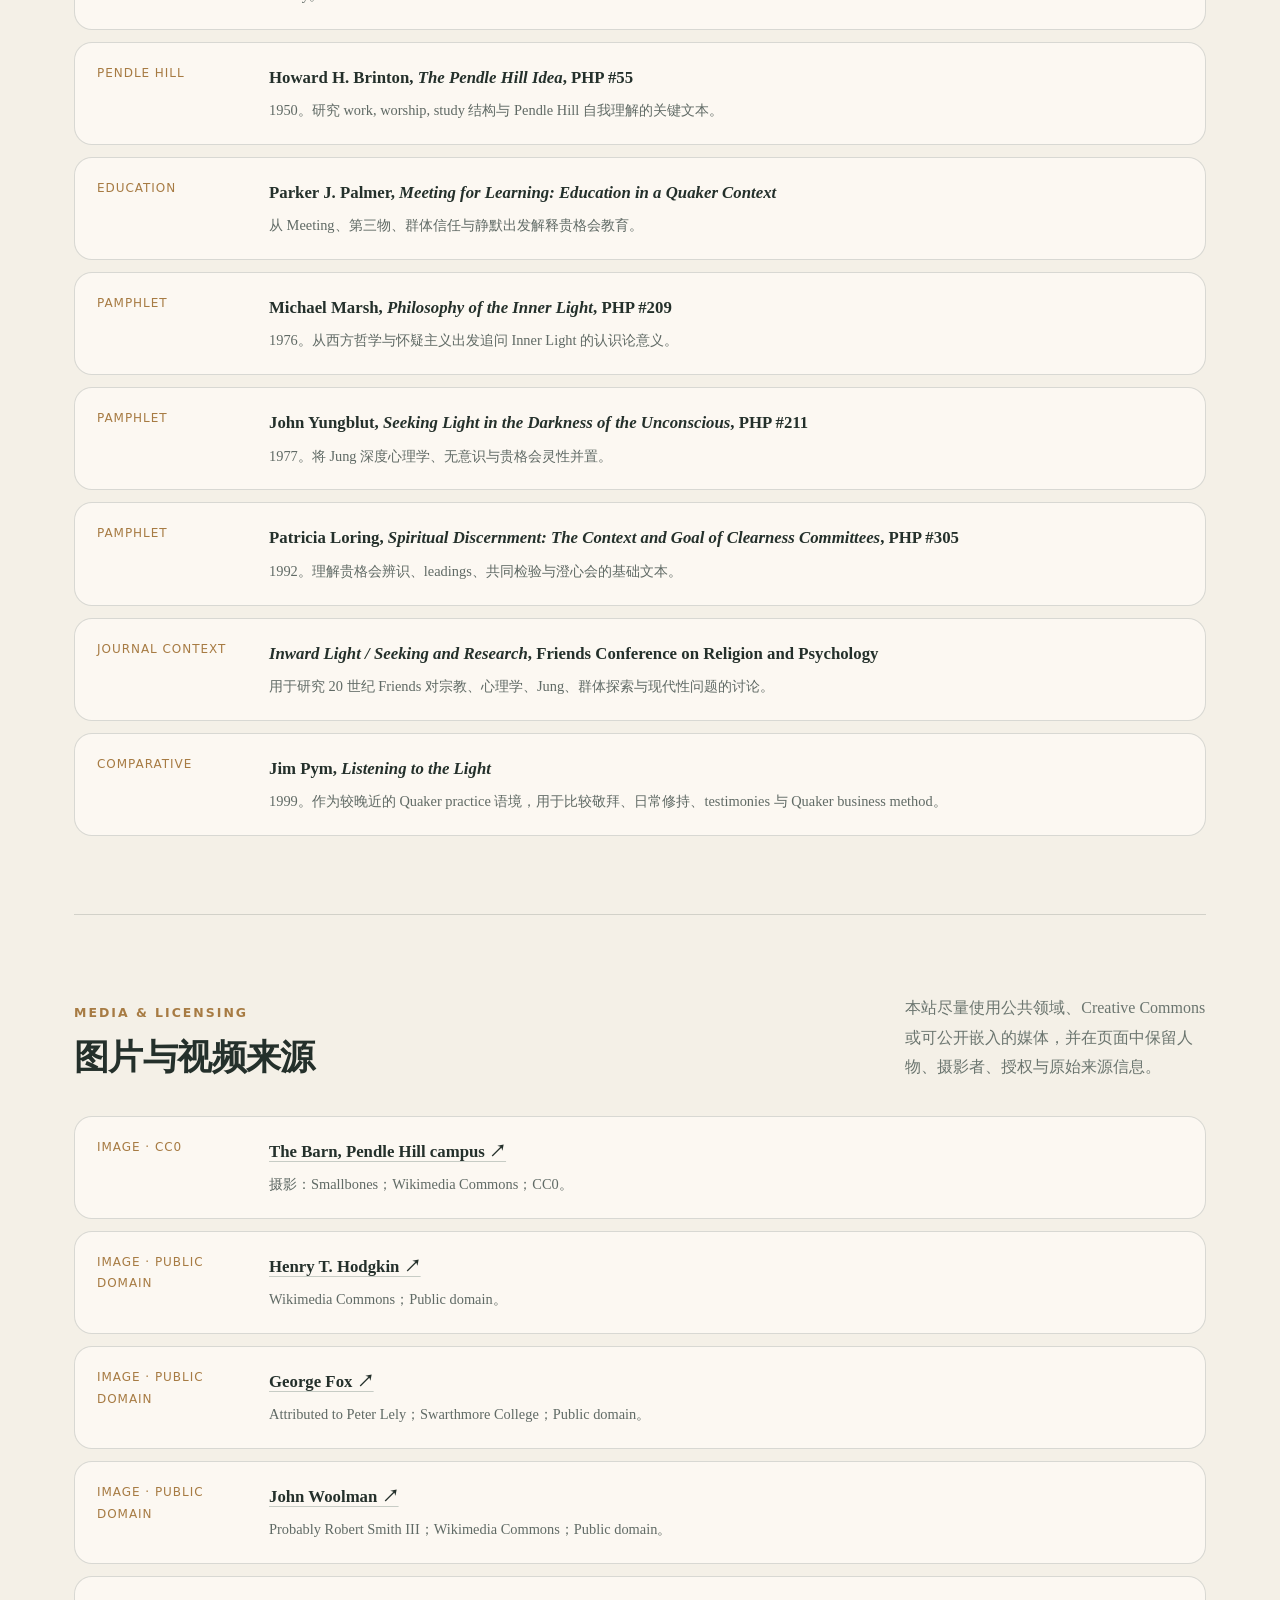
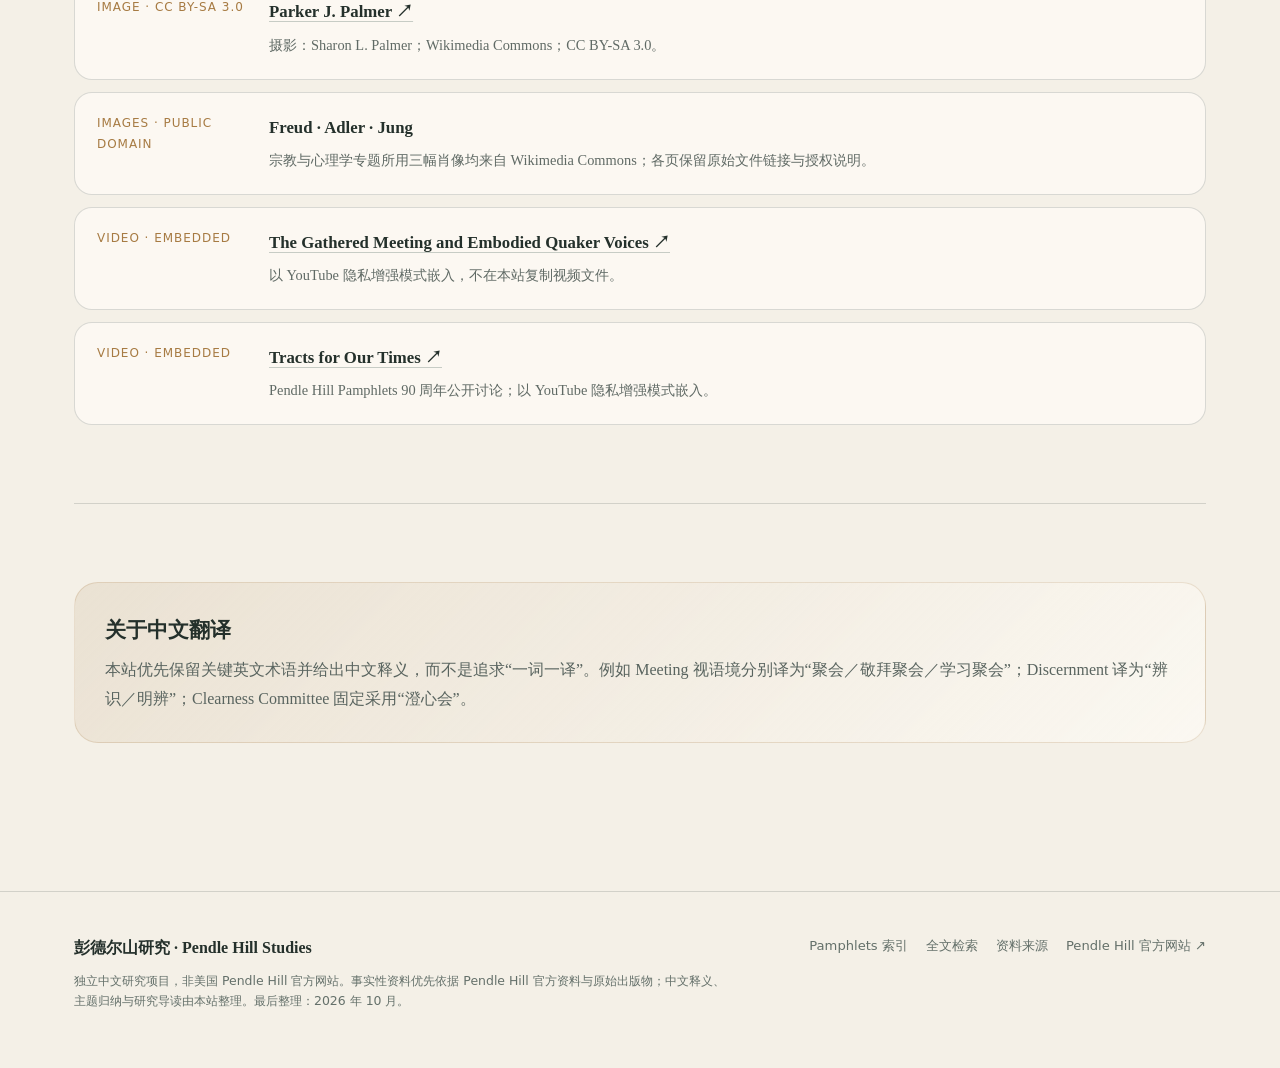
<file: sources.html>
<!doctype html>
<html lang="zh-CN">
<head>
  <meta charset="utf-8"><meta name="viewport" content="width=device-width,initial-scale=1">
  <meta name="description" content="彭德尔山研究资料来源、研究方法与版本说明。">
  <title>资料来源｜彭德尔山研究</title>
  <link rel="icon" href="assets/favicon.svg" type="image/svg+xml">
  <link rel="stylesheet" href="assets/style.css?v=20261004-media1">
</head>
<body data-page="sources">
<header data-site-header></header>
<main id="main">
<div class="page-shell">
  <section class="page-hero">
    <div class="breadcrumbs"><a href="index.html">首页</a> / 来源</div>
    <div class="kicker">Sources & Method</div>
    <h1>资料来源与研究方法</h1>
    <p>本站把“机构当前信息”“历史叙述”“思想原典”“本站解释”分开处理。能核对的事实优先使用 Pendle Hill 官方资料；思想分析尽量回到原始文本，不把后来的概念倒灌回早期作者。</p>
  </section>

  <section class="section split">
    <article class="prose">
      <h2>研究原则</h2>
      <h3>1. 事实与解释分开</h3>
      <p>例如“Pendle Hill 1930 年成立”“每日举行 Meeting for Worship”属于事实陈述；“Pendle Hill 是把内在经验与社会行动放进同一生活结构的实验室”属于本站的研究性归纳。</p>
      <h3>2. 不把 Quakerism 过度心理化</h3>
      <p>“Inner Light”“Spirit”“leading”“worship”等词具有明确宗教与历史语境。本站可以为中文读者解释其经验层面，但不会直接把它们等同于“直觉”“潜意识”或“正念”。</p>
      <h3>3. 不把现代工具倒推成原始含义</h3>
      <p>Clearness Committee 今天常被教练、组织发展和教育领域采用，但研究其贵格会来源时，仍需放回 spiritual discernment 与 communal testing 的传统。</p>
      <h3>4. 尊重版本与版权</h3>
      <p>受版权保护的书籍与 pamphlets 只做摘要、短引和书目导读；公开 PDF 与官方数字档案优先链接原始发布方。</p>
    </article>
    <aside class="sticky-note">
      <h3>版本说明</h3>
      <ul>
        <li>官方网页与 Pamphlet 当前目录核对：2026-10-04</li>
        <li>研究范围：1930 年创立至当代</li>
        <li>核心主题：历史、教育、内在之光、辨识、共同体、心理学、出版</li>
        <li>本站性质：独立中文研究项目，非官方站点</li>
      </ul>
    </aside>
  </section>

  <section class="section">
    <div class="section-head"><div><div class="kicker">Official Sources</div><h2>Pendle Hill 官方资料</h2></div><p>以下页面用于核对机构当前使命、历史、敬拜、出版和校园信息。</p></div>
    <div class="source-list">
      <div class="source-item"><div class="source-type">Official · History</div><div><h3><a href="https://pendlehill.org/about/history/" target="_blank" rel="noopener">Pendle Hill’s Origins and History ↗</a></h3><p>创校背景、Woolman School、Henry Hodgkin、Brinton 夫妇、AFSC 合作、Pamphlets 与长期教育理念。</p></div></div>
      <div class="source-item"><div class="source-type">Official · Mission</div><div><h3><a href="https://pendlehill.org/about/mission-vision-values/" target="_blank" rel="noopener">Mission, Vision & Values ↗</a></h3><p>当前机构使命、愿景、价值与学习观。</p></div></div>
      <div class="source-item"><div class="source-type">Official · Worship</div><div><h3><a href="https://pendlehill.org/worship/" target="_blank" rel="noopener">Worship at Pendle Hill ↗</a></h3><p>每日 Meeting for Worship 的当前时间、线上/线下形式与官方说明。</p></div></div>
      <div class="source-item"><div class="source-type">Official · Publications</div><div><h3><a href="https://pendlehill.org/product-category/pamphlets/" target="_blank" rel="noopener">Pendle Hill Pamphlets ↗</a></h3><p>Pamphlet 系列的定位、在售作品与出版传统。</p></div></div>
      <div class="source-item"><div class="source-type">Official · Campus</div><div><h3><a href="https://pendlehill.org/campus/" target="_blank" rel="noopener">Campus ↗</a></h3><p>当前校园、图书馆、书店与访客设施。</p></div></div>
      <div class="source-item"><div class="source-type">Official · Archive</div><div><h3><a href="https://pendlehill.org/william-penn-seeking-faithfulness-lectures-now-available-to-download/" target="_blank" rel="noopener">William Penn / Seeking Faithfulness Lectures ↗</a></h3><p>1916–2017 的连续讲座数字化入口，可追踪 20 世纪 Friends 的主题演变。</p></div></div>
      <div class="source-item"><div class="source-type">Official · Historical Study</div><div><h3><a href="https://pendlehill.org/wp-content/uploads/2024/02/PHP464_FINAL.pdf" target="_blank" rel="noopener">Doug Gwyn, Pendle Hill, A Place to Be and Become (PHP #464) ↗</a></h3><p>90 周年机构史，对创校、种族、AFSC、Palmer 时期与制度变迁都有反思。</p></div></div>
    </div>
  </section>

  <section class="section">
    <div class="section-head"><div><div class="kicker">Database Provenance</div><h2>Pamphlet #1—#500 的数据从哪里来？</h2></div><p>数据库不把搜索结果当作“事实”。每个阶段都保留来源层级，并明确旧索引与当前官方目录之间的边界。</p></div>
    <div class="source-list">
      <div class="source-item"><div class="source-type">Historical Index · #1—390</div><div><h3><a href="https://www.fredsakademiet.dk/library/pendel_hill.pdf" target="_blank" rel="noopener">Index of Pendle Hill Pamphlets Sorted by Pamphlet Number ↗</a></h3><p>公开 PDF，2007 年更新，连续覆盖 #1—#390，包含编号、年份、作者、题名、摘要与历史关键词。本站用它作为早期元数据底稿，并修正明显的 OCR/换行错误。</p></div></div>
      <div class="source-item"><div class="source-type">Official Store · #391—500</div><div><h3><a href="https://pendlehill.org/product-category/pamphlets/" target="_blank" rel="noopener">Pendle Hill Pamphlets 官方目录 ↗</a></h3><p>本站逐页核对当前官方书店商品记录，并读取每册产品页的编号、作者与日期。截至 2026-10-04，可连续核验到 PHP #500（August 2026）。</p></div></div>
      <div class="source-item"><div class="source-type">Chinese Layer</div><div><h3>500 条中文工作题名与主题标签</h3><p>全部 #1—#500 都保留英文原题并配有中文工作题名；其中 191 条核心/高频题名做了重点校订，其余 309 条标记为“工作译名待复核”。这些都不是 Pendle Hill 官方译名。中文主题标签由题名与历史关键词辅助归类，只服务于检索，不代表作者本人自我分类。</p></div></div>
    </div>
  </section>

  <section class="section">
    <div class="section-head"><div><div class="kicker">Primary & Core Texts</div><h2>本站研究所用核心文本</h2></div><p>下列文本用于思想与实践分析；其中一部分来自本站研究档案中的扫描件。</p></div>
    <div class="source-list">
      <div class="source-item"><div class="source-type">Book</div><div><h3>Howard H. Brinton, <em>Friends for 300 Years</em></h3><p>1952。章节覆盖 Inner Light、Meeting for Worship、Vocal Ministry、Reaching Decisions、Meeting Community、Meeting and the World 及 Quaker history。</p></div></div>
      <div class="source-item"><div class="source-type">Pendle Hill</div><div><h3>Howard H. Brinton, <em>The Pendle Hill Idea</em>, PHP #55</h3><p>1950。研究 work, worship, study 结构与 Pendle Hill 自我理解的关键文本。</p></div></div>
      <div class="source-item"><div class="source-type">Education</div><div><h3>Parker J. Palmer, <em>Meeting for Learning: Education in a Quaker Context</em></h3><p>从 Meeting、第三物、群体信任与静默出发解释贵格会教育。</p></div></div>
      <div class="source-item"><div class="source-type">Pamphlet</div><div><h3>Michael Marsh, <em>Philosophy of the Inner Light</em>, PHP #209</h3><p>1976。从西方哲学与怀疑主义出发追问 Inner Light 的认识论意义。</p></div></div>
      <div class="source-item"><div class="source-type">Pamphlet</div><div><h3>John Yungblut, <em>Seeking Light in the Darkness of the Unconscious</em>, PHP #211</h3><p>1977。将 Jung 深度心理学、无意识与贵格会灵性并置。</p></div></div>
      <div class="source-item"><div class="source-type">Pamphlet</div><div><h3>Patricia Loring, <em>Spiritual Discernment: The Context and Goal of Clearness Committees</em>, PHP #305</h3><p>1992。理解贵格会辨识、leadings、共同检验与澄心会的基础文本。</p></div></div>
      <div class="source-item"><div class="source-type">Journal Context</div><div><h3><em>Inward Light / Seeking and Research</em>, Friends Conference on Religion and Psychology</h3><p>用于研究 20 世纪 Friends 对宗教、心理学、Jung、群体探索与现代性问题的讨论。</p></div></div>
      <div class="source-item"><div class="source-type">Comparative</div><div><h3>Jim Pym, <em>Listening to the Light</em></h3><p>1999。作为较晚近的 Quaker practice 语境，用于比较敬拜、日常修持、testimonies 与 Quaker business method。</p></div></div>
    </div>
  </section>

  <section class="section">
    <div class="section-head"><div><div class="kicker">Media & Licensing</div><h2>图片与视频来源</h2></div><p>本站尽量使用公共领域、Creative Commons 或可公开嵌入的媒体，并在页面中保留人物、摄影者、授权与原始来源信息。</p></div>
    <div class="source-list">
      <div class="source-item"><div class="source-type">Image · CC0</div><div><h3><a href="https://commons.wikimedia.org/wiki/File:Barn_Pendle_Hill_Wallingford_PA.jpg" target="_blank" rel="noopener">The Barn, Pendle Hill campus ↗</a></h3><p>摄影：Smallbones；Wikimedia Commons；CC0。</p></div></div>
      <div class="source-item"><div class="source-type">Image · Public Domain</div><div><h3><a href="https://commons.wikimedia.org/wiki/File:HenryHodgkin.jpg" target="_blank" rel="noopener">Henry T. Hodgkin ↗</a></h3><p>Wikimedia Commons；Public domain。</p></div></div>
      <div class="source-item"><div class="source-type">Image · Public Domain</div><div><h3><a href="https://commons.wikimedia.org/wiki/File:Fox_by_Lely_2.jpg" target="_blank" rel="noopener">George Fox ↗</a></h3><p>Attributed to Peter Lely；Swarthmore College；Public domain。</p></div></div>
      <div class="source-item"><div class="source-type">Image · Public Domain</div><div><h3><a href="https://commons.wikimedia.org/wiki/File:John_Woolman.jpg" target="_blank" rel="noopener">John Woolman ↗</a></h3><p>Probably Robert Smith III；Wikimedia Commons；Public domain。</p></div></div>
      <div class="source-item"><div class="source-type">Image · CC BY-SA 3.0</div><div><h3><a href="https://commons.wikimedia.org/wiki/File:Parker_J._Palmer.jpg" target="_blank" rel="noopener">Parker J. Palmer ↗</a></h3><p>摄影：Sharon L. Palmer；Wikimedia Commons；CC BY-SA 3.0。</p></div></div>
      <div class="source-item"><div class="source-type">Images · Public Domain</div><div><h3>Freud · Adler · Jung</h3><p>宗教与心理学专题所用三幅肖像均来自 Wikimedia Commons；各页保留原始文件链接与授权说明。</p></div></div>
      <div class="source-item"><div class="source-type">Video · Embedded</div><div><h3><a href="https://www.youtube.com/watch?v=GdqKVCxf1rU" target="_blank" rel="noopener">The Gathered Meeting and Embodied Quaker Voices ↗</a></h3><p>以 YouTube 隐私增强模式嵌入，不在本站复制视频文件。</p></div></div>
      <div class="source-item"><div class="source-type">Video · Embedded</div><div><h3><a href="https://www.youtube.com/watch?v=b4mlHPKQHlQ" target="_blank" rel="noopener">Tracts for Our Times ↗</a></h3><p>Pendle Hill Pamphlets 90 周年公开讨论；以 YouTube 隐私增强模式嵌入。</p></div></div>
    </div>
  </section>

  <section class="section">
    <div class="callout"><h3>关于中文翻译</h3><p>本站优先保留关键英文术语并给出中文释义，而不是追求“一词一译”。例如 Meeting 视语境分别译为“聚会／敬拜聚会／学习聚会”；Discernment 译为“辨识／明辨”；Clearness Committee 固定采用“澄心会”。</p></div>
  </section>
</div>
</main>
<footer data-site-footer></footer>
<script src="assets/site.js"></script>
</body>
</html>
</file>
<file: assets/style.css>
:root{
  --paper:#f4f0e7;
  --paper-2:#ebe4d7;
  --ink:#24302b;
  --muted:#6b756f;
  --forest:#29493d;
  --forest-2:#3c6152;
  --ochre:#a77b43;
  --clay:#8a5f4a;
  --line:rgba(36,48,43,.16);
  --white:#fffdf8;
  --shadow:0 18px 50px rgba(33,45,40,.08);
  --radius:24px;
  --radius-sm:14px;
  --max:1180px;
}
*{box-sizing:border-box}
html{scroll-behavior:smooth}
body{
  margin:0;
  color:var(--ink);
  background:
    radial-gradient(circle at 8% 4%, rgba(167,123,67,.08), transparent 28rem),
    radial-gradient(circle at 94% 18%, rgba(41,73,61,.07), transparent 32rem),
    var(--paper);
  font-family:"Noto Serif SC","Source Han Serif SC","Songti SC",STSong,Georgia,serif;
  line-height:1.8;
  -webkit-font-smoothing:antialiased;
}
a{color:inherit;text-decoration:none}
a:hover{color:var(--forest-2)}
img{max-width:100%;display:block}
button,input{font:inherit}
::selection{background:rgba(167,123,67,.28)}

/* Heading rhythm: mirror the phrase-aware typography used on the Parker Palmer site.
   Chrome 154 supports auto-phrase, which keeps Chinese semantic phrases together
   instead of breaking at arbitrary Han characters. */
h1,h2,h3{
  overflow-wrap:normal;
  word-break:normal;
  line-break:strict;
  hyphens:none;
  text-wrap:balance;
}
@supports (word-break:auto-phrase){
  h1,h2,h3{word-break:auto-phrase}
}
.keep-title{white-space:nowrap}
.mobile-break{display:none}
@media (max-width:680px){
  .keep-title.mobile-release{white-space:normal}
  .mobile-break{display:block}
}

.skip-link{position:absolute;left:-999px;top:0;background:var(--ink);color:#fff;padding:.75rem 1rem;z-index:1000}
.skip-link:focus{left:1rem;top:1rem}

.site-header{
  position:sticky;top:0;z-index:100;
  backdrop-filter:blur(14px);
  background:rgba(244,240,231,.88);
  border-bottom:1px solid var(--line);
}
.header-inner{max-width:var(--max);margin:auto;min-height:76px;padding:0 24px;display:flex;align-items:center;justify-content:space-between;gap:24px}
.brand{display:flex;align-items:center;gap:12px;min-width:max-content}
.brand-mark{width:38px;height:38px;border-radius:50%;border:1.5px solid var(--forest);display:grid;place-items:center;position:relative;background:rgba(255,255,255,.36)}
.brand-mark:before{content:"";width:14px;height:14px;border-radius:50%;background:var(--ochre);box-shadow:0 0 0 6px rgba(167,123,67,.12)}
.brand-cn{font-weight:700;letter-spacing:.08em;font-size:1rem}
.brand-en{font-family:ui-sans-serif,system-ui,-apple-system,BlinkMacSystemFont,"Segoe UI",sans-serif;font-size:.72rem;letter-spacing:.16em;color:var(--muted);text-transform:uppercase;margin-top:-2px}
.site-nav{display:flex;align-items:center;gap:2px;font-family:ui-sans-serif,system-ui,-apple-system,"PingFang SC","Microsoft YaHei",sans-serif;font-size:.92rem}
.site-nav a{padding:.7rem .78rem;border-radius:999px;color:#44504b}
.site-nav a[aria-current="page"]{background:rgba(41,73,61,.09);color:var(--forest);font-weight:650}
.nav-toggle{display:none;border:1px solid var(--line);background:transparent;border-radius:999px;padding:.55rem .8rem;color:var(--ink)}

.page-shell{max-width:var(--max);margin:auto;padding:0 24px}
.hero{padding:88px 0 72px;display:grid;grid-template-columns:minmax(0,1.22fr) minmax(330px,.78fr);gap:54px;align-items:center}
.eyebrow{font-family:ui-sans-serif,system-ui,-apple-system,"PingFang SC","Microsoft YaHei",sans-serif;text-transform:uppercase;letter-spacing:.17em;font-size:.75rem;color:var(--forest-2);font-weight:700}
.hero h1{font-size:clamp(2.7rem,6vw,5.5rem);line-height:1.05;letter-spacing:-.045em;margin:18px 0 24px;font-weight:650}
.hero h1 .en{display:block;font-family:Georgia,"Times New Roman",serif;font-size:.37em;letter-spacing:.05em;text-transform:uppercase;color:var(--ochre);margin-top:16px}
.hero-copy{font-size:1.13rem;color:#4b5752;max-width:44rem;margin:0 0 30px}
.hero-actions{display:flex;gap:12px;flex-wrap:wrap}
.btn{display:inline-flex;align-items:center;justify-content:center;gap:.45rem;padding:.82rem 1.15rem;border-radius:999px;border:1px solid var(--forest);font-family:ui-sans-serif,system-ui,-apple-system,"PingFang SC","Microsoft YaHei",sans-serif;font-size:.92rem;font-weight:650;transition:.2s ease}
.btn-primary{background:var(--forest);color:#fff}
.btn-primary:hover{background:#203c33;color:#fff;transform:translateY(-1px)}
.btn-secondary{background:rgba(255,255,255,.38)}
.btn-secondary:hover{background:rgba(255,255,255,.8);transform:translateY(-1px)}
.hero-visual{min-height:460px;position:relative;display:grid;place-items:center}
.hill-orbit{width:min(430px,100%);aspect-ratio:1;border-radius:50%;position:relative;background:radial-gradient(circle at 50% 45%,rgba(255,255,255,.76),rgba(255,255,255,.18) 48%,transparent 72%);border:1px solid rgba(41,73,61,.16)}
.hill-orbit:before,.hill-orbit:after{content:"";position:absolute;border:1px solid rgba(41,73,61,.12);border-radius:50%;inset:10%}
.hill-orbit:after{inset:22%}
.sun{position:absolute;width:52px;height:52px;border-radius:50%;background:var(--ochre);left:50%;top:29%;transform:translate(-50%,-50%);box-shadow:0 0 0 14px rgba(167,123,67,.08),0 0 70px rgba(167,123,67,.24)}
.hill-line{position:absolute;left:8%;right:8%;bottom:22%;height:150px}
.hill-line svg{width:100%;height:100%}
.orbit-label{position:absolute;font-family:ui-sans-serif,system-ui,-apple-system,"PingFang SC","Microsoft YaHei",sans-serif;font-size:.74rem;color:var(--muted);letter-spacing:.08em}
.ol-1{top:7%;left:49%;transform:translateX(-50%)}
.ol-2{right:-3%;top:50%}
.ol-3{bottom:6%;left:49%;transform:translateX(-50%)}
.ol-4{left:-2%;top:50%}

.notice{border:1px solid var(--line);background:rgba(255,253,248,.62);border-radius:18px;padding:18px 20px;color:#4c5853;font-size:.92rem;box-shadow:var(--shadow)}
.notice strong{color:var(--ink)}

.section{padding:78px 0;border-top:1px solid var(--line)}
.section-head{
  display:grid;
  grid-template-columns:minmax(0,1.45fr) minmax(260px,.55fr);
  gap:clamp(28px,3vw,44px);
  align-items:end;
  margin-bottom:34px
}
.section-head>div{min-width:0}
.section-head h2{
  margin:0;
  font-size:clamp(28px,2.7vw,38px);
  line-height:1.42;
  letter-spacing:-.018em;
  max-width:100%;
  text-wrap:balance
}
.section-head p{margin:0;color:var(--muted);max-width:34rem;line-height:1.85}
.section-head--wide{grid-template-columns:minmax(0,1fr);gap:14px;align-items:start}
.section-head--wide p{max-width:52rem}
.kicker{font-family:ui-sans-serif,system-ui,-apple-system,"PingFang SC","Microsoft YaHei",sans-serif;color:var(--ochre);font-size:.78rem;letter-spacing:.16em;text-transform:uppercase;font-weight:700;margin-bottom:8px}

.grid-3{display:grid;grid-template-columns:repeat(3,1fr);gap:18px}
.grid-4{display:grid;grid-template-columns:repeat(4,1fr);gap:16px}
.card{background:rgba(255,253,248,.68);border:1px solid var(--line);border-radius:var(--radius);padding:28px;box-shadow:0 12px 35px rgba(39,51,46,.05)}
.card h3{font-size:1.35rem;margin:0 0 12px;line-height:1.35}
.card p{margin:0;color:#58635e;font-size:.96rem}
.card .num{font-family:Georgia,serif;color:var(--ochre);font-size:2.15rem;line-height:1;margin-bottom:34px}
.card .meta{font-family:ui-sans-serif,system-ui,-apple-system,"PingFang SC","Microsoft YaHei",sans-serif;color:var(--muted);font-size:.76rem;letter-spacing:.06em;margin-top:18px}
.card-link{position:relative;transition:.2s ease}
.card-link:hover{transform:translateY(-3px);border-color:rgba(41,73,61,.28);box-shadow:0 18px 45px rgba(39,51,46,.09)}
.card-link:after{content:"↗";position:absolute;right:24px;top:22px;color:var(--ochre)}

/* Visual research media */
.media-feature{display:grid;grid-template-columns:minmax(0,1.35fr) minmax(300px,.65fr);gap:22px;align-items:stretch}
.media-figure{margin:0;background:rgba(255,253,248,.72);border:1px solid var(--line);border-radius:28px;overflow:hidden;box-shadow:var(--shadow)}
.media-figure img{width:100%;height:100%;object-fit:cover}
.media-figure.landscape{display:grid;grid-template-rows:minmax(320px,1fr) auto}
.media-figure.landscape img{min-height:320px;max-height:560px}
.media-figure.portrait img{aspect-ratio:4/5;object-position:center top}
.media-caption{padding:16px 18px 18px;color:#56615c;font-size:.88rem;line-height:1.65}
.media-caption strong{display:block;color:var(--ink);font-size:1rem;margin-bottom:4px}
.media-credit{display:block;margin-top:5px;font-family:ui-sans-serif,system-ui,-apple-system,"PingFang SC","Microsoft YaHei",sans-serif;font-size:.7rem;color:var(--muted)}
.media-credit a{text-decoration:underline;text-decoration-color:rgba(41,73,61,.24);text-underline-offset:3px}
.portrait-grid{display:grid;grid-template-columns:repeat(4,1fr);gap:16px}
.portrait-grid.three{grid-template-columns:repeat(3,1fr)}
.portrait-card{margin:0;background:rgba(255,253,248,.7);border:1px solid var(--line);border-radius:22px;overflow:hidden}
.portrait-card img{width:100%;aspect-ratio:4/5;object-fit:cover;object-position:center top;filter:saturate(.82) contrast(.98)}
.portrait-card .media-caption{padding:14px 16px 16px}
.portrait-card .media-caption strong{font-size:.98rem}
.video-panel{display:grid;grid-template-columns:minmax(0,1.28fr) minmax(260px,.72fr);gap:22px;align-items:stretch}
.video-frame{position:relative;aspect-ratio:16/9;background:#17231f;border-radius:26px;overflow:hidden;box-shadow:var(--shadow)}
.video-frame iframe{position:absolute;inset:0;width:100%;height:100%;border:0}
.video-copy{border:1px solid var(--line);background:rgba(255,253,248,.68);border-radius:26px;padding:28px;display:flex;flex-direction:column;justify-content:center}
.video-copy h3{font-size:1.45rem;line-height:1.35;margin:8px 0 12px}
.video-copy p{margin:0;color:#59645f}
.video-kicker{font-family:ui-sans-serif,system-ui,-apple-system,"PingFang SC","Microsoft YaHei",sans-serif;color:var(--ochre);font-size:.72rem;letter-spacing:.14em;text-transform:uppercase;font-weight:700}
.media-note{margin-top:12px;font-family:ui-sans-serif,system-ui,-apple-system,"PingFang SC","Microsoft YaHei",sans-serif;color:var(--muted);font-size:.72rem}
.media-pair{display:grid;grid-template-columns:repeat(2,1fr);gap:18px}
.media-pair .media-figure img{aspect-ratio:4/3;object-fit:cover}
.media-link{display:block;position:relative}
.media-link:after{content:"↗";position:absolute;right:16px;top:14px;width:34px;height:34px;border-radius:50%;display:grid;place-items:center;background:rgba(244,240,231,.9);color:var(--forest);font-family:ui-sans-serif,system-ui,sans-serif}

.band{background:var(--forest);color:#edf3ef;border-radius:32px;padding:44px;display:grid;grid-template-columns:minmax(0,1.25fr) minmax(0,.75fr);gap:36px;align-items:center;box-shadow:var(--shadow)}
.band h2{margin:0 0 14px;font-size:clamp(29px,3.15vw,38px);line-height:1.42;letter-spacing:-.018em;text-wrap:balance}
.band p{color:#d3dfd9;margin:0;max-width:42rem}
.band--wide-title{grid-template-columns:minmax(0,1.55fr) minmax(0,.45fr)}
.band--wide-title h2{font-size:clamp(28px,2.8vw,34px)}
.band .quote{font-size:1.22rem;line-height:1.75;border-left:2px solid rgba(255,255,255,.25);padding-left:24px;color:#fffdf8}
.band .quote small{display:block;margin-top:14px;color:#b9cbc2;font-family:ui-sans-serif,system-ui,-apple-system,"PingFang SC","Microsoft YaHei",sans-serif;font-size:.78rem;letter-spacing:.06em}

.timeline{
  --timeline-year-col:110px;
  --timeline-rail-col:36px;
  --timeline-gap:22px;
  position:relative;
  margin-top:24px
}
.timeline:before{
  content:"";
  position:absolute;
  left:calc(var(--timeline-year-col) + var(--timeline-gap) + var(--timeline-rail-col) / 2);
  top:11px;
  bottom:11px;
  width:1px;
  transform:translateX(-50%);
  background:rgba(41,73,61,.22)
}
.timeline-item{
  display:grid;
  grid-template-columns:var(--timeline-year-col) var(--timeline-rail-col) minmax(0,1fr);
  column-gap:var(--timeline-gap);
  align-items:start;
  position:relative;
  padding:0 0 42px
}
.timeline-item:last-child{padding-bottom:0}
.timeline-year{
  grid-column:1;
  font-family:Georgia,serif;
  color:var(--ochre);
  font-size:1.12rem;
  line-height:1.25;
  font-weight:700;
  text-align:right;
  white-space:nowrap;
  padding-top:1px
}
.timeline-body{
  grid-column:3;
  min-width:0;
  padding:0 0 4px;
  position:relative
}
.timeline-body:before{
  content:"";
  position:absolute;
  left:calc(-1 * (var(--timeline-gap) + var(--timeline-rail-col) / 2));
  top:3px;
  width:18px;
  height:18px;
  box-sizing:border-box;
  transform:translateX(-50%);
  border-radius:50%;
  background:var(--paper);
  border:3px solid var(--forest);
  box-shadow:0 0 0 4px var(--paper)
}
.timeline-body h3{font-size:1.15rem;margin:0 0 6px;line-height:1.45}
.timeline-body p{margin:0;color:#5f6965;max-width:50rem}

.page-hero{padding:64px 0 52px;border-bottom:1px solid var(--line)}
.page-hero .breadcrumbs{font-family:ui-sans-serif,system-ui,-apple-system,"PingFang SC","Microsoft YaHei",sans-serif;color:var(--muted);font-size:.8rem;margin-bottom:16px}
.page-hero h1{
  margin:0 0 18px;
  font-size:clamp(40px,4.8vw,64px);
  line-height:1.24;
  letter-spacing:-.03em;
  max-width:none;
  text-wrap:balance
}
.page-hero.search-hero h1{font-size:clamp(40px,4vw,56px)}
.page-hero p{margin:0;max-width:49rem;color:#53605a;font-size:1.08rem}

.prose{max-width:780px}
.prose h2{font-size:2rem;line-height:1.3;margin:2.5rem 0 1rem}
.prose h3{font-size:1.35rem;line-height:1.4;margin:2rem 0 .8rem}
.prose p{color:#4f5a55;margin:0 0 1.15rem}
.prose strong{color:var(--ink)}
.prose blockquote{margin:2rem 0;padding:18px 22px;border-left:3px solid var(--ochre);background:rgba(255,253,248,.55);color:#45514c}

.split{display:grid;grid-template-columns:minmax(0,1.55fr) minmax(280px,.45fr);gap:42px;align-items:start}
.sticky-note{position:sticky;top:105px;background:rgba(255,253,248,.78);border:1px solid var(--line);border-radius:var(--radius);padding:26px}
.sticky-note h3{margin:0 0 14px;font-size:1.15rem}
.sticky-note ul{margin:0;padding-left:1.15rem;color:#59645f}
.sticky-note li+li{margin-top:.55rem}

.term-grid{display:grid;grid-template-columns:repeat(2,1fr);gap:16px}
.term{border-top:1px solid var(--line);padding:22px 0}
.term dt{font-weight:700;font-size:1.08rem}
.term dt span{font-family:Georgia,serif;color:var(--ochre);font-weight:400;margin-left:.45rem;font-size:.92rem}
.term dd{margin:.55rem 0 0;color:#5f6965}

.people-grid{display:grid;grid-template-columns:repeat(3,1fr);gap:18px}
.person{background:rgba(255,253,248,.68);border:1px solid var(--line);border-radius:22px;padding:24px;min-height:250px;display:flex;flex-direction:column}
.person .initial{width:52px;height:52px;border-radius:50%;background:rgba(41,73,61,.09);display:grid;place-items:center;font-family:Georgia,serif;color:var(--forest);font-size:1.15rem;margin-bottom:28px}
.person h3{margin:0 0 4px;font-size:1.22rem}
.person .role{font-family:ui-sans-serif,system-ui,-apple-system,"PingFang SC","Microsoft YaHei",sans-serif;color:var(--ochre);font-size:.78rem;letter-spacing:.04em;margin-bottom:12px}
.person p{margin:0;color:#5b6661;font-size:.94rem}
.person .years{margin-top:auto;padding-top:18px;color:var(--muted);font-size:.8rem}

.filters{display:flex;gap:10px;flex-wrap:wrap;margin:0 0 26px}
.filter-btn{border:1px solid var(--line);background:rgba(255,255,255,.34);color:#4d5953;padding:.6rem .9rem;border-radius:999px;cursor:pointer;font-family:ui-sans-serif,system-ui,-apple-system,"PingFang SC","Microsoft YaHei",sans-serif;font-size:.86rem}
.filter-btn.active{background:var(--forest);border-color:var(--forest);color:white}
.library-grid{display:grid;grid-template-columns:repeat(2,1fr);gap:16px}
.library-item{background:rgba(255,253,248,.72);border:1px solid var(--line);border-radius:20px;padding:24px;display:flex;gap:18px}
.lib-no{min-width:56px;height:56px;border-radius:14px;background:var(--paper-2);display:grid;place-items:center;font-family:Georgia,serif;color:var(--forest);font-size:.9rem}
.lib-body h3{margin:0 0 4px;font-size:1.08rem;line-height:1.4}
.lib-body .author{font-family:ui-sans-serif,system-ui,-apple-system,"PingFang SC","Microsoft YaHei",sans-serif;color:var(--ochre);font-size:.78rem;margin-bottom:10px}
.lib-body p{margin:0;color:#606a65;font-size:.9rem}
.tags{display:flex;gap:6px;flex-wrap:wrap;margin-top:12px}
.tag{font-family:ui-sans-serif,system-ui,-apple-system,"PingFang SC","Microsoft YaHei",sans-serif;font-size:.7rem;border:1px solid var(--line);border-radius:999px;padding:.2rem .48rem;color:#69736e}
.search-row{display:flex;gap:10px;margin:0 0 18px}
.search-row input{width:100%;background:rgba(255,253,248,.74);border:1px solid var(--line);border-radius:14px;padding:.78rem 1rem;color:var(--ink);outline:none}
.search-row input:focus{border-color:rgba(41,73,61,.45);box-shadow:0 0 0 3px rgba(41,73,61,.07)}

.source-list{display:grid;gap:12px}
.source-item{border:1px solid var(--line);background:rgba(255,253,248,.68);border-radius:18px;padding:20px 22px;display:grid;grid-template-columns:150px 1fr;gap:22px}
.source-type{font-family:ui-sans-serif,system-ui,-apple-system,"PingFang SC","Microsoft YaHei",sans-serif;color:var(--ochre);font-size:.75rem;letter-spacing:.08em;text-transform:uppercase}
.source-item h3{margin:0 0 5px;font-size:1.05rem}
.source-item p{margin:0;color:#606a65;font-size:.9rem}
.source-item a{text-decoration:underline;text-decoration-color:rgba(41,73,61,.25);text-underline-offset:4px}

.callout{border-radius:24px;padding:28px 30px;background:linear-gradient(135deg,rgba(167,123,67,.12),rgba(255,253,248,.62));border:1px solid rgba(167,123,67,.2)}
.callout h3{margin:0 0 8px;font-size:1.3rem}
.callout p{margin:0;color:#59645f}

.site-footer{border-top:1px solid var(--line);margin-top:70px;padding:42px 0 56px;color:#64706a}
.footer-inner{max-width:var(--max);margin:auto;padding:0 24px;display:grid;grid-template-columns:1.2fr .8fr;gap:34px}
.footer-title{color:var(--ink);font-weight:700;margin-bottom:8px}
.footer-small{font-family:ui-sans-serif,system-ui,-apple-system,"PingFang SC","Microsoft YaHei",sans-serif;font-size:.78rem;line-height:1.65}
.footer-links{display:flex;gap:18px;justify-content:flex-end;flex-wrap:wrap;font-family:ui-sans-serif,system-ui,-apple-system,"PingFang SC","Microsoft YaHei",sans-serif;font-size:.82rem}

/* Digital research center */
.metric-grid{display:grid;grid-template-columns:repeat(4,1fr);gap:14px;margin:26px 0 0}
.metric{background:rgba(255,253,248,.7);border:1px solid var(--line);border-radius:18px;padding:20px}
.metric strong{display:block;font-family:Georgia,serif;color:var(--forest);font-size:2rem;line-height:1.1;margin-bottom:6px}
.metric span{font-family:ui-sans-serif,system-ui,-apple-system,"PingFang SC","Microsoft YaHei",sans-serif;color:var(--muted);font-size:.8rem}
.digital-grid{display:grid;grid-template-columns:repeat(3,1fr);gap:16px}
.digital-module{min-height:235px;display:flex;flex-direction:column}
.digital-module .module-icon{font-family:Georgia,serif;color:var(--ochre);font-size:1.8rem;margin-bottom:28px}
.digital-module .meta{margin-top:auto;padding-top:18px}
.research-note{font-size:.86rem;color:var(--muted);border-left:2px solid var(--ochre);padding-left:14px;margin-top:18px}

.research-toolbar{display:grid;grid-template-columns:minmax(240px,1.7fr) repeat(4,minmax(125px,.65fr));gap:10px;margin:0 0 16px}
.research-toolbar input,.research-toolbar select{width:100%;background:rgba(255,253,248,.78);border:1px solid var(--line);border-radius:12px;padding:.72rem .82rem;color:var(--ink);outline:none;font-family:ui-sans-serif,system-ui,-apple-system,"PingFang SC","Microsoft YaHei",sans-serif;font-size:.84rem}
.research-toolbar input:focus,.research-toolbar select:focus{border-color:rgba(41,73,61,.5);box-shadow:0 0 0 3px rgba(41,73,61,.07)}
.database-status{display:flex;justify-content:space-between;gap:18px;align-items:center;margin:0 0 18px;font-family:ui-sans-serif,system-ui,-apple-system,"PingFang SC","Microsoft YaHei",sans-serif;color:var(--muted);font-size:.78rem}
.pamphlet-table-wrap{border:1px solid var(--line);border-radius:18px;overflow:auto;background:rgba(255,253,248,.66);box-shadow:0 12px 35px rgba(39,51,46,.04)}
.pamphlet-table{width:100%;border-collapse:collapse;min-width:920px}
.pamphlet-table th{position:sticky;top:0;z-index:1;background:#e9e3d7;color:#46524c;text-align:left;font-family:ui-sans-serif,system-ui,-apple-system,"PingFang SC","Microsoft YaHei",sans-serif;font-size:.75rem;letter-spacing:.04em;padding:12px 14px;border-bottom:1px solid var(--line)}
.pamphlet-table td{vertical-align:top;padding:16px 14px;border-bottom:1px solid rgba(36,48,43,.1);font-size:.88rem}
.pamphlet-table tr:last-child td{border-bottom:0}
.pamphlet-table tr:target{background:rgba(167,123,67,.12)}
.pamphlet-no{font-family:Georgia,serif;color:var(--forest);font-weight:700;white-space:nowrap}
.pamphlet-date{white-space:nowrap;color:var(--muted);font-family:ui-sans-serif,system-ui,-apple-system,"PingFang SC","Microsoft YaHei",sans-serif}
.pamphlet-main{min-width:330px}
.pamphlet-title-cn{font-weight:700;font-size:1rem;line-height:1.45;margin-bottom:3px}
.pamphlet-title-cn.pending{font-weight:500;color:#9a9184;font-size:.78rem}
.pamphlet-title-en{font-family:Georgia,"Times New Roman",serif;color:#59635e;line-height:1.45}
.pamphlet-author{min-width:150px;color:#505c56}
.pamphlet-source{min-width:112px;font-family:ui-sans-serif,system-ui,-apple-system,"PingFang SC","Microsoft YaHei",sans-serif;font-size:.72rem;color:var(--muted)}
.pamphlet-source a{text-decoration:underline;text-underline-offset:3px}
.pamphlet-tags{display:flex;gap:5px;flex-wrap:wrap;margin-top:8px}
.topic-chip{display:inline-flex;border-radius:999px;padding:.16rem .45rem;background:rgba(41,73,61,.07);color:#557066;font-family:ui-sans-serif,system-ui,-apple-system,"PingFang SC","Microsoft YaHei",sans-serif;font-size:.65rem}
.translation-reviewed{background:rgba(167,123,67,.13);color:#795b33}
.translation-working{background:rgba(107,117,111,.09);color:#727a76}
.source-badge{display:inline-flex;border:1px solid var(--line);border-radius:999px;padding:.16rem .4rem;margin-bottom:5px}
.source-badge.official{border-color:rgba(41,73,61,.25);background:rgba(41,73,61,.07);color:var(--forest)}
.more-row{text-align:center;margin-top:18px}
.more-button{border:1px solid var(--forest);border-radius:999px;background:transparent;padding:.72rem 1.1rem;color:var(--forest);cursor:pointer}

.graph-shell{position:relative;background:rgba(255,253,248,.64);border:1px solid var(--line);border-radius:28px;padding:20px;overflow:auto}
.graph-shell svg{display:block;width:100%;min-width:850px;height:auto}
.graph-node rect,.graph-node circle{fill:#f9f6ef;stroke:#789083;stroke-width:1.4;transition:.2s ease}
.graph-node text{fill:var(--ink);font-family:ui-sans-serif,system-ui,-apple-system,"PingFang SC","Microsoft YaHei",sans-serif;pointer-events:none}
.graph-node .node-kicker{fill:var(--ochre);font-size:11px;letter-spacing:.04em}
.graph-edge{stroke:#a7aea9;stroke-width:1.2;fill:none;opacity:.62;transition:.2s ease}
.graph-edge.strong{stroke:var(--forest);stroke-width:1.8}
.graph-shell.is-focused .graph-node,.graph-shell.is-focused .graph-edge{opacity:.23}
.graph-shell.is-focused .graph-node.is-active,.graph-shell.is-focused .graph-edge.is-active{opacity:1}
.graph-node.is-active rect,.graph-node.is-active circle{stroke:var(--ochre);stroke-width:2.2;fill:#fffaf0}
.graph-legend{display:flex;gap:16px;flex-wrap:wrap;margin-top:16px;font-family:ui-sans-serif,system-ui,-apple-system,"PingFang SC","Microsoft YaHei",sans-serif;font-size:.74rem;color:var(--muted)}
.legend-line{display:inline-block;width:25px;border-top:2px solid var(--forest);vertical-align:middle;margin-right:6px}
.legend-line.soft{border-color:#a7aea9;border-top-width:1px}
.relation-list{display:grid;grid-template-columns:repeat(2,1fr);gap:12px;margin-top:24px}
.relation-item{border:1px solid var(--line);border-radius:16px;padding:16px 18px;background:rgba(255,253,248,.6)}
.relation-item strong{display:block;margin-bottom:4px}
.relation-item span{font-size:.86rem;color:var(--muted)}

.topic-nav{display:flex;gap:8px;flex-wrap:wrap;margin:20px 0 0}
.topic-nav a{border:1px solid var(--line);border-radius:999px;padding:.42rem .7rem;font-family:ui-sans-serif,system-ui,-apple-system,"PingFang SC","Microsoft YaHei",sans-serif;font-size:.76rem;background:rgba(255,255,255,.35)}
.topic-section{scroll-margin-top:100px}
.evidence-grid{display:grid;grid-template-columns:1fr 1fr;gap:16px}
.evidence-card{border:1px solid var(--line);background:rgba(255,253,248,.67);border-radius:18px;padding:22px}
.evidence-card .evidence-type{color:var(--ochre);font-family:ui-sans-serif,system-ui,-apple-system,"PingFang SC","Microsoft YaHei",sans-serif;font-size:.7rem;text-transform:uppercase;letter-spacing:.08em}
.evidence-card h3{margin:8px 0;font-size:1.08rem}
.evidence-card p{margin:0;color:#5c6762;font-size:.9rem}

.search-hero{max-width:780px;margin:0 auto}
.global-search{width:100%;font-size:1.1rem;background:#fffdf8;border:1px solid rgba(41,73,61,.28);border-radius:18px;padding:1rem 1.1rem;box-shadow:var(--shadow);outline:none}
.global-search:focus{border-color:var(--forest);box-shadow:0 0 0 4px rgba(41,73,61,.08),var(--shadow)}
.search-examples{display:flex;gap:7px;flex-wrap:wrap;margin-top:12px}
.search-example{border:0;background:rgba(41,73,61,.08);border-radius:999px;padding:.38rem .62rem;color:var(--forest);cursor:pointer;font-family:ui-sans-serif,system-ui,-apple-system,"PingFang SC","Microsoft YaHei",sans-serif;font-size:.72rem}
.search-meta{margin:12px 0 24px;color:var(--muted);font-family:ui-sans-serif,system-ui,-apple-system,"PingFang SC","Microsoft YaHei",sans-serif;font-size:.78rem}
.search-results{display:grid;gap:10px}
.result-item{display:block;background:rgba(255,253,248,.7);border:1px solid var(--line);border-radius:17px;padding:18px 20px;transition:.15s ease}
.result-item:hover{border-color:rgba(41,73,61,.35);transform:translateY(-1px)}
.result-type{font-family:ui-sans-serif,system-ui,-apple-system,"PingFang SC","Microsoft YaHei",sans-serif;color:var(--ochre);font-size:.68rem;letter-spacing:.06em}
.result-item h3{margin:4px 0 5px;font-size:1.04rem}
.result-item p{margin:0;color:#626c67;font-size:.86rem}
.empty-state{padding:34px;text-align:center;color:var(--muted);border:1px dashed var(--line);border-radius:18px}
.subnav{display:flex;gap:9px;flex-wrap:wrap;margin-top:22px}
.subnav a{padding:.5rem .72rem;border-radius:999px;border:1px solid var(--line);font-family:ui-sans-serif,system-ui,-apple-system,"PingFang SC","Microsoft YaHei",sans-serif;font-size:.76rem;background:rgba(255,255,255,.35)}

@media (max-width: 1100px){
  .research-toolbar{grid-template-columns:1fr 1fr 1fr}
  .research-toolbar input{grid-column:1/-1}
  .metric-grid{grid-template-columns:1fr 1fr}
}
@media (max-width: 980px){
  .site-nav{display:none;position:absolute;top:76px;left:16px;right:16px;background:rgba(244,240,231,.98);border:1px solid var(--line);border-radius:18px;padding:10px;box-shadow:var(--shadow);flex-direction:column;align-items:stretch}
  .site-nav.open{display:flex}
  .nav-toggle{display:inline-flex}
  .hero{grid-template-columns:1fr;padding-top:64px}
  .section-head{grid-template-columns:minmax(0,1fr);gap:16px;align-items:start}
  .section-head p{max-width:48rem}
  .hero-visual{min-height:380px}
  .hill-orbit{width:min(390px,88vw)}
  .grid-3{grid-template-columns:1fr 1fr}
  .grid-4{grid-template-columns:1fr 1fr}
  .digital-grid{grid-template-columns:1fr 1fr}
  .evidence-grid,.relation-list{grid-template-columns:1fr}
  .band{grid-template-columns:1fr}
  .media-feature,.video-panel{grid-template-columns:1fr}
  .portrait-grid{grid-template-columns:1fr 1fr}
  .portrait-grid.three{grid-template-columns:1fr 1fr}
  .split{grid-template-columns:1fr}
  .sticky-note{position:static}
  .people-grid{grid-template-columns:1fr 1fr}
  .research-toolbar{grid-template-columns:1fr 1fr}
  .research-toolbar input{grid-column:1/-1}
}
@media (max-width: 680px){
  .header-inner,.page-shell,.footer-inner{padding-left:18px;padding-right:18px}
  .hero{padding:50px 0 58px;gap:24px}
  .hero h1{font-size:clamp(42px,12vw,48px);line-height:1.14}
  .page-hero h1{font-size:clamp(32px,9.6vw,44px);line-height:1.28;max-width:none}
  .hero-visual{min-height:315px}
  .section{padding:58px 0}
  .section-head{grid-template-columns:1fr;gap:14px;align-items:start}
  .section-head h2{font-size:clamp(28px,8vw,36px);line-height:1.42}
  .grid-3,.grid-4,.term-grid,.people-grid,.library-grid,.digital-grid,.metric-grid,.evidence-grid,.relation-list{grid-template-columns:1fr}
  .portrait-grid,.portrait-grid.three,.media-pair{grid-template-columns:1fr}
  .media-feature{gap:16px}
  .media-figure.landscape{grid-template-rows:minmax(230px,1fr) auto}
  .media-figure.landscape img{min-height:230px;max-height:380px}
  .video-copy{padding:22px}
  .video-copy h3{font-size:1.3rem}
  .research-toolbar{grid-template-columns:1fr}
  .research-toolbar input{grid-column:auto}
  .database-status{align-items:flex-start;flex-direction:column;gap:4px}
  .band{padding:30px 24px;border-radius:24px}
  .timeline{
    --timeline-year-col:72px;
    --timeline-rail-col:28px;
    --timeline-gap:14px
  }
  .timeline-item{padding-bottom:34px}
  .timeline-year{font-size:.98rem}
  .timeline-body:before{width:14px;height:14px;border-width:2px;top:4px;box-shadow:0 0 0 3px var(--paper)}
  .source-item{grid-template-columns:1fr;gap:8px}
  .footer-inner{grid-template-columns:1fr}
  .footer-links{justify-content:flex-start}
}
@media (prefers-reduced-motion:reduce){*{scroll-behavior:auto!important;transition:none!important}}
</file>
